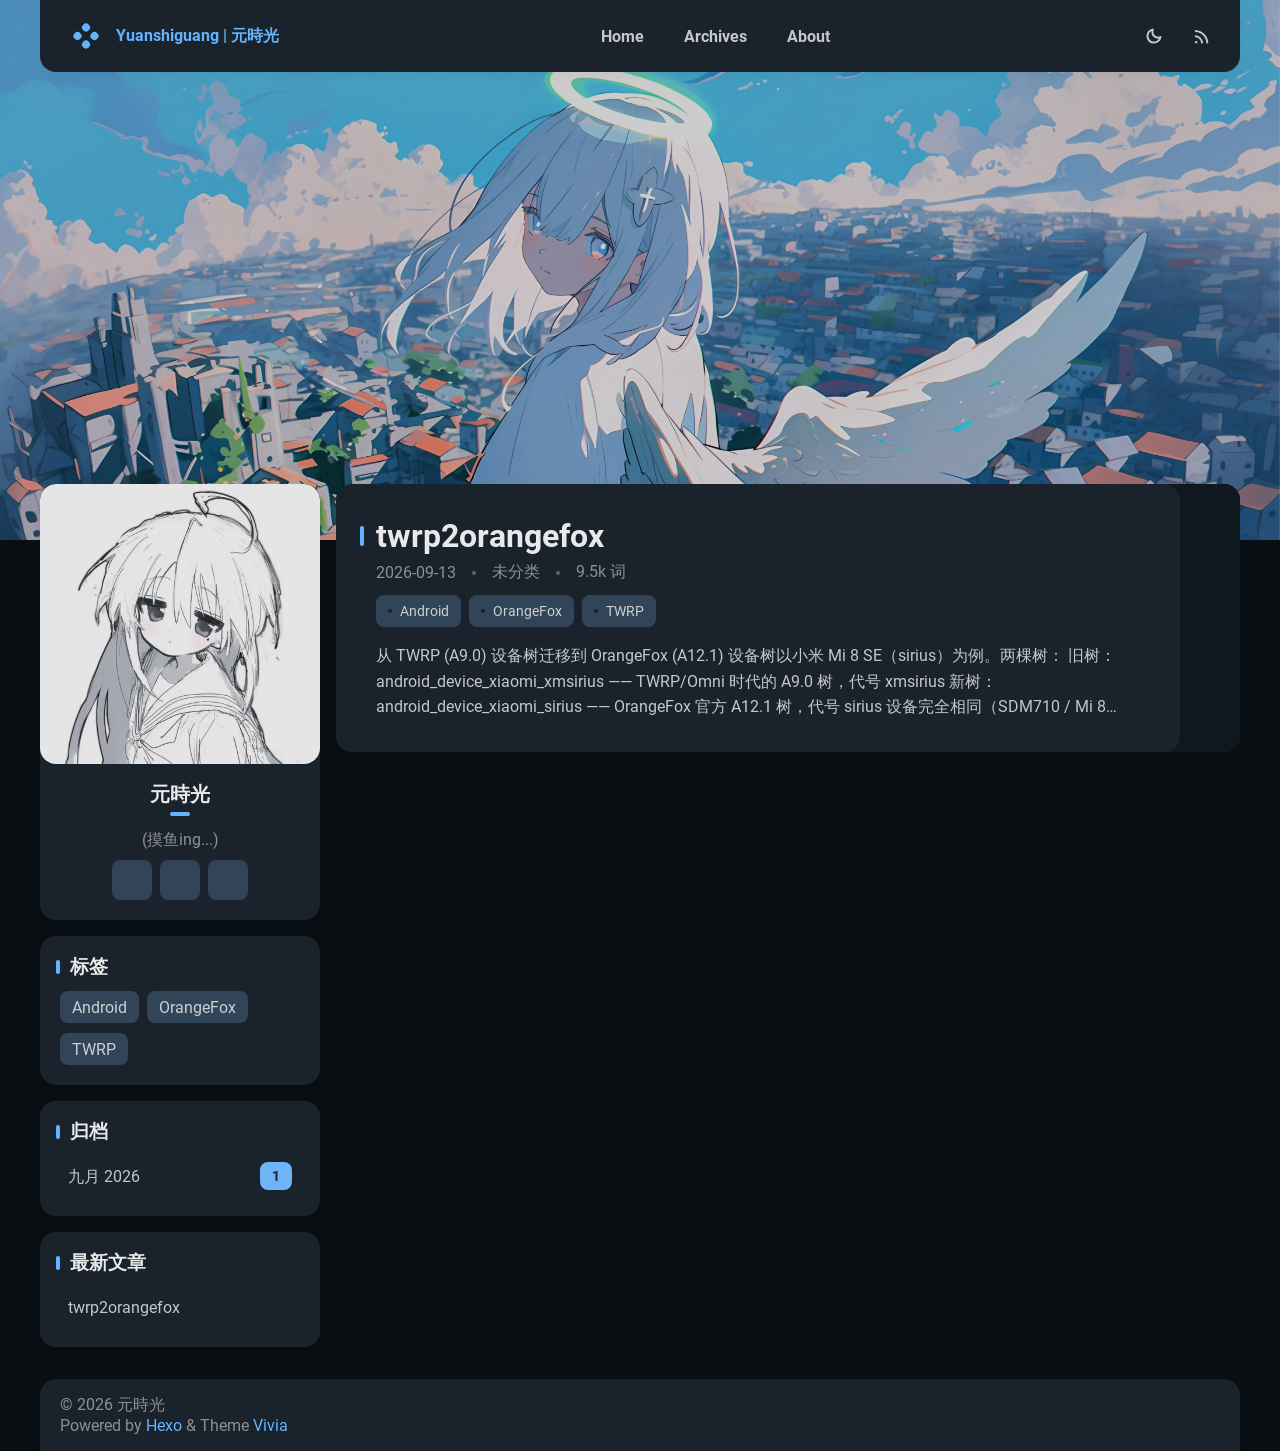
<file: index.html>
<!DOCTYPE html>


<html theme="dark" showBanner="true" hasBanner="true" > 
<link href="https://cdn.staticfile.org/font-awesome/6.4.2/css/fontawesome.min.css" rel="stylesheet">
<link href="https://cdn.staticfile.org/font-awesome/6.4.2/css/brands.min.css" rel="stylesheet">
<link href="https://cdn.staticfile.org/font-awesome/6.4.2/css/solid.min.css" rel="stylesheet">
<script src="/js/color.global.min.js" ></script>
<script src="/js/load-settings.js" ></script>
<head>
  <meta charset="utf-8">
  
  
  

  
  <title>Yuanshiguang | 元時光</title>
  <meta name="viewport" content="width=device-width, initial-scale=1, shrink-to-fit=no">

  <link rel="preload" href="/css/fonts/Roboto-Regular.ttf" as="font" type="font/ttf" crossorigin="anonymous">
  <link rel="preload" href="/css/fonts/Roboto-Bold.ttf" as="font" type="font/ttf" crossorigin="anonymous">

  <meta property="og:type" content="website">
<meta property="og:title" content="Yuanshiguang | 元時光">
<meta property="og:url" content="http://example.com/index.html">
<meta property="og:site_name" content="Yuanshiguang | 元時光">
<meta property="og:locale" content="zh_CN">
<meta property="article:author" content="元時光">
<meta name="twitter:card" content="summary">
  
    <link rel="alternate" href="/atom.xml" title="Yuanshiguang | 元時光" type="application/atom+xml">
  
  
    <link rel="shortcut icon" href="/favicon.png">
  
  
  
<link rel="stylesheet" href="/css/style.css">

<meta name="generator" content="Hexo 8.1.2"></head>

<body>
  
  
    
<div id="banner" class=" is_home ">
  <img src="/banner.jpg" itemprop="image">
  <div id="banner-dim"></div>
</div>
 
   
  <div id="main-grid" class="  ">
    <div id="nav" class=" is_home "  >
      <navbar id="navbar">
  <nav id="title-nav">
    <a href="/">
      <div id="vivia-logo">
        <div class="dot"></div>
        <div class="dot"></div>
        <div class="dot"></div>
        <div class="dot"></div>
      </div>
      <div>Yuanshiguang | 元時光 </div>
    </a>
  </nav>
  <nav id="main-nav">
    
      <a class="main-nav-link" href="/">Home</a>
    
      <a class="main-nav-link" href="/archives">Archives</a>
    
      <a class="main-nav-link" href="/about">About</a>
    
  </nav>
  <nav id="sub-nav">
    <a id="theme-btn" class="nav-icon">
      <span class="light-mode-icon"><svg xmlns="http://www.w3.org/2000/svg" height="20" viewBox="0 -960 960 960" width="20"><path d="M438.5-829.913v-48q0-17.452 11.963-29.476 11.964-12.024 29.326-12.024 17.363 0 29.537 12.024t12.174 29.476v48q0 17.452-11.963 29.476-11.964 12.024-29.326 12.024-17.363 0-29.537-12.024T438.5-829.913Zm0 747.826v-48q0-17.452 11.963-29.476 11.964-12.024 29.326-12.024 17.363 0 29.537 12.024t12.174 29.476v48q0 17.452-11.963 29.476-11.964 12.024-29.326 12.024-17.363 0-29.537-12.024T438.5-82.087ZM877.913-438.5h-48q-17.452 0-29.476-11.963-12.024-11.964-12.024-29.326 0-17.363 12.024-29.537t29.476-12.174h48q17.452 0 29.476 11.963 12.024 11.964 12.024 29.326 0 17.363-12.024 29.537T877.913-438.5Zm-747.826 0h-48q-17.452 0-29.476-11.963-12.024-11.964-12.024-29.326 0-17.363 12.024-29.537T82.087-521.5h48q17.452 0 29.476 11.963 12.024 11.964 12.024 29.326 0 17.363-12.024 29.537T130.087-438.5Zm660.174-290.87-34.239 32q-12.913 12.674-29.565 12.174-16.653-.5-29.327-13.174-12.674-12.673-12.554-28.826.12-16.152 12.794-28.826l33-35q12.913-12.674 30.454-12.674t30.163 12.847q12.709 12.846 12.328 30.826-.38 17.98-13.054 30.653ZM262.63-203.978l-32 34q-12.913 12.674-30.454 12.674t-30.163-12.847q-12.709-12.846-12.328-30.826.38-17.98 13.054-30.653l33.239-31q12.913-12.674 29.565-12.174 16.653.5 29.327 13.174 12.674 12.673 12.554 28.826-.12 16.152-12.794 28.826Zm466.74 33.239-32-33.239q-12.674-12.913-12.174-29.565.5-16.653 13.174-29.327 12.673-12.674 28.826-13.054 16.152-.38 28.826 12.294l35 33q12.674 12.913 12.674 30.454t-12.847 30.163q-12.846 12.709-30.826 12.328-17.98-.38-30.653-13.054ZM203.978-697.37l-34-33q-12.674-12.913-13.174-29.945-.5-17.033 12.174-29.707t31.326-13.293q18.653-.62 31.326 13.054l32 34.239q11.674 12.913 11.174 29.565-.5 16.653-13.174 29.327-12.673 12.674-28.826 12.554-16.152-.12-28.826-12.794ZM480-240q-100 0-170-70t-70-170q0-100 70-170t170-70q100 0 170 70t70 170q0 100-70 170t-170 70Zm-.247-82q65.703 0 111.475-46.272Q637-414.544 637-480.247t-45.525-111.228Q545.95-637 480.247-637t-111.475 45.525Q323-545.95 323-480.247t45.525 111.975Q414.05-322 479.753-322ZM481-481Z"/></svg></span>
      <span class="dark-mode-icon"><svg xmlns="http://www.w3.org/2000/svg" height="20" viewBox="0 -960 960 960" width="20"><path d="M480.239-116.413q-152.63 0-258.228-105.478Q116.413-327.37 116.413-480q0-130.935 77.739-227.435t206.304-125.043q43.022-9.631 63.87 10.869t3.478 62.805q-8.891 22.043-14.315 44.463-5.424 22.42-5.424 46.689 0 91.694 64.326 155.879 64.325 64.186 156.218 64.186 24.369 0 46.978-4.946 22.609-4.945 44.413-14.076 42.826-17.369 62.967 1.142 20.142 18.511 10.511 61.054Q807.174-280 712.63-198.206q-94.543 81.793-232.391 81.793Zm0-95q79.783 0 143.337-40.217 63.554-40.218 95.793-108.283-15.608 4.044-31.097 5.326-15.49 1.283-31.859.805-123.706-4.066-210.777-90.539-87.071-86.473-91.614-212.092-.24-16.369.923-31.978 1.164-15.609 5.446-30.978-67.826 32.478-108.282 96.152Q211.652-559.543 211.652-480q0 111.929 78.329 190.258 78.329 78.329 190.258 78.329ZM466.13-465.891Z"/></svg></span>
    </a>
    
      <a id="nav-rss-link" class="nav-icon mobile-hide" href="/atom.xml" title="RSS 订阅">
        <svg xmlns="http://www.w3.org/2000/svg" height="20" viewBox="0 -960 960 960" width="20"><path d="M198-120q-25.846 0-44.23-18.384-18.384-18.385-18.384-44.23 0-25.846 18.384-44.23 18.384-18.385 44.23-18.385 25.846 0 44.23 18.385 18.384 18.384 18.384 44.23 0 25.845-18.384 44.23Q223.846-120 198-120Zm538.385 0q-18.846 0-32.923-13.769-14.076-13.769-15.922-33.23-8.692-100.616-51.077-188.654-42.385-88.039-109.885-155.539-67.5-67.501-155.539-109.885Q283-663.462 182.385-672.154q-19.461-1.846-33.23-16.23-13.769-14.385-13.769-33.846t14.076-32.922q14.077-13.461 32.923-12.23 120.076 8.692 226.038 58.768 105.961 50.077 185.73 129.846 79.769 79.769 129.846 185.731 50.077 105.961 58.769 226.038 1.231 18.846-12.538 32.922Q756.461-120 736.385-120Zm-252 0q-18.231 0-32.423-13.461t-18.653-33.538Q418.155-264.23 348.886-333.5q-69.27-69.27-166.501-84.423-20.077-4.462-33.538-18.961-13.461-14.5-13.461-33.346 0-19.076 13.884-33.23 13.884-14.153 33.115-10.922 136.769 15.384 234.384 112.999 97.615 97.615 112.999 234.384 3.231 19.23-10.538 33.115Q505.461-120 484.385-120Z"/></svg>
      </a>
    
    <div id="nav-menu-btn" class="nav-icon">
      <svg xmlns="http://www.w3.org/2000/svg" height="20" viewBox="0 -960 960 960" width="20"><path d="M177.37-252.282q-17.453 0-29.477-11.964-12.024-11.963-12.024-29.326t12.024-29.537q12.024-12.174 29.477-12.174h605.26q17.453 0 29.477 11.964 12.024 11.963 12.024 29.326t-12.024 29.537q-12.024 12.174-29.477 12.174H177.37Zm0-186.218q-17.453 0-29.477-11.963-12.024-11.964-12.024-29.326 0-17.363 12.024-29.537T177.37-521.5h605.26q17.453 0 29.477 11.963 12.024 11.964 12.024 29.326 0 17.363-12.024 29.537T782.63-438.5H177.37Zm0-186.217q-17.453 0-29.477-11.964-12.024-11.963-12.024-29.326t12.024-29.537q12.024-12.174 29.477-12.174h605.26q17.453 0 29.477 11.964 12.024 11.963 12.024 29.326t-12.024 29.537q-12.024 12.174-29.477 12.174H177.37Z"/></svg>
    </div>
  </nav>
</navbar>
<div id="nav-dropdown" class="hidden">
  <div id="dropdown-link-list">
    
      <a class="nav-dropdown-link" href="/">Home</a>
    
      <a class="nav-dropdown-link" href="/archives">Archives</a>
    
      <a class="nav-dropdown-link" href="/about">About</a>
    
    
      <a class="nav-dropdown-link" href="/atom.xml" title="RSS 订阅">RSS</a>
     
    </div>
</div>
<script>
  let dropdownBtn = document.getElementById("nav-menu-btn");
  let dropdownEle = document.getElementById("nav-dropdown");
  dropdownBtn.onclick = function() {
    dropdownEle.classList.toggle("hidden");
  }
</script>
    </div>
    <div id="sidebar-wrapper">
      <sidebar id="sidebar">
  
    <div class="widget-wrap">
  <div class="info-card">
    <div class="avatar">
      
        <image src=/avatar.png></image>
      
      <div class="img-dim"></div>
    </div>
    <div class="info">
      <div class="username">元時光 </div>
      <div class="dot"></div>
      <div class="subtitle">(摸鱼ing...) </div>
      <div class="link-list">
        
          <a class="link-btn" target="_blank" rel="noopener" href="https://twitter.com/yuanshiguang" title="Twitter"><i class="fa-brands fa-twitter"></i></a>
        
          <a class="link-btn" href="mailto:385325061@qq.com" title="Email"><i class="fa-solid fa-at"></i></a>
        
          <a class="link-btn" target="_blank" rel="noopener" href="https://github.com/yuan-shiguang" title="GitHub"><i class="fa-brands fa-github"></i></a>
         
      </div>  
    </div>
  </div>
</div>

  
  <div class="sticky">
    
      



    
      
  <div class="widget-wrap">
    <div class="widget">
      <h3 class="widget-title">标签</h3>
      <ul class="widget-tag-list" itemprop="keywords"><li class="widget-tag-list-item"><a class="widget-tag-list-link" href="/tags/Android/" rel="tag">Android</a></li><li class="widget-tag-list-item"><a class="widget-tag-list-link" href="/tags/OrangeFox/" rel="tag">OrangeFox</a></li><li class="widget-tag-list-item"><a class="widget-tag-list-link" href="/tags/TWRP/" rel="tag">TWRP</a></li></ul>
    </div>
  </div>


    
      
  <div class="widget-wrap">
    <div class="widget">
      <h3 class="widget-title">归档</h3>
      
      
        <a class="archive-link" href="/archives/2026/09 ">
          九月 2026 
          <div class="archive-count">1 </div>
        </a>
      
    </div>
  </div>


    
      
  <div class="widget-wrap">
    <div class="widget">
      <h3 class="widget-title">最新文章</h3>
      <ul>
        
          <a class="recent-link" href="/2026/09/13/twrp2orangefox/" title="twrp2orangefox" >
            <div class="recent-link-text">
              twrp2orangefox
            </div>
          </a>
        
      </ul>
    </div>
  </div>

    
  </div>
</sidebar>
    </div>
    <div id="content-body">
      
   


<article id="post-twrp2orangefox" class="h-entry article article-type-post" itemprop="blogPost" itemscope itemtype="https://schema.org/BlogPosting">
   
  <div class="article-inner">
    <div class="article-main">
      <header class="article-header">
        
<div class="main-title-bar">
  <div class="main-title-dot"></div>
  
    
      <h1 itemprop="name">
        <a class="p-name article-title" href="/2026/09/13/twrp2orangefox/">twrp2orangefox</a>
      </h1>
    
  
</div>

        <div class='meta-info-bar'>
          <div class="meta-info">
  <time class="dt-published" datetime="2026-09-13T14:36:31.000Z" itemprop="datePublished">2026-09-13</time>
</div>
          <div class="need-seperator meta-info">
            <div class="meta-cate-flex">
  
    未分类 
   
</div>
  
          </div>
          <div class="wordcount need-seperator meta-info">
            9.5k 词 
          </div>
        </div>
        
  <ul class="article-tag-list" itemprop="keywords"><li class="article-tag-list-item"><a class="article-tag-list-link" href="/tags/Android/" rel="tag">Android</a></li><li class="article-tag-list-item"><a class="article-tag-list-link" href="/tags/OrangeFox/" rel="tag">OrangeFox</a></li><li class="article-tag-list-item"><a class="article-tag-list-link" href="/tags/TWRP/" rel="tag">TWRP</a></li></ul>

      </header>
      <div class="e-content article-entry" itemprop="articleBody">
        
          <div class="truncate-text">
            
              从 TWRP (A9.0) 设备树迁移到 OrangeFox (A12.1) 设备树以小米 Mi 8 SE（sirius）为例。两棵树：

旧树：android_device_xiaomi_xmsirius —— TWRP&#x2F;Omni 时代的 A9.0 树，代号 xmsirius
新树：android_device_xiaomi_sirius —— OrangeFox 官方 A12.1 树，代号 sirius

设备完全相同（SDM710 &#x2F; Mi 8 SE），差异全部来自 Android 版本演进（A9 → A12） 和 Recovery 框架演进（旧 TWRP → OrangeFox）。下面按文件逐个讲解怎么改。

一、总览：目录结构对比12345678910111213141516171819202122232425旧树 (A9.0 / TWRP)                    新树 (A12.1 / OrangeFox)android_device_xiaomi_xmsirius/       android_device_xiaomi_siri...
            
          </div>
        
      </div>

         
    </div>
    
     
    <a class="right-panel  non-pic  "
      
      href="/2026/09/13/twrp2orangefox/" 
    >
       
      <i class="fa-solid fa-angle-right non-pic"></i>
       
    </a>
     
  </div>
  
</article>









    </div>
    <div id="footer-wrapper">
      <footer id="footer">
  
  <div id="footer-info" class="inner">
    
    &copy; 2026 元時光<br>
    Powered by <a href="https://hexo.io/" target="_blank">Hexo</a> & Theme <a target="_blank" rel="noopener" href="https://github.com/saicaca/hexo-theme-vivia">Vivia</a>
  </div>
</footer>

    </div>
    <div class="back-to-top-wrapper">
    <button id="back-to-top-btn" class="back-to-top-btn hide" onclick="topFunction()">
        <i class="fa-solid fa-angle-up"></i>
    </button>
</div>

<script>
    function topFunction() {
        window.scroll({ top: 0, behavior: 'smooth' });
    }
    let btn = document.getElementById('back-to-top-btn');
    function scrollFunction() {
        if (document.body.scrollTop > 600 || document.documentElement.scrollTop > 600) {
            btn.classList.remove('hide')
        } else {
            btn.classList.add('hide')
        }
    }
    window.onscroll = function() {
        scrollFunction();
    }
</script>

  </div>
  <script src="/js/light-dark-switch.js"></script>
</body>
</html>
</file>
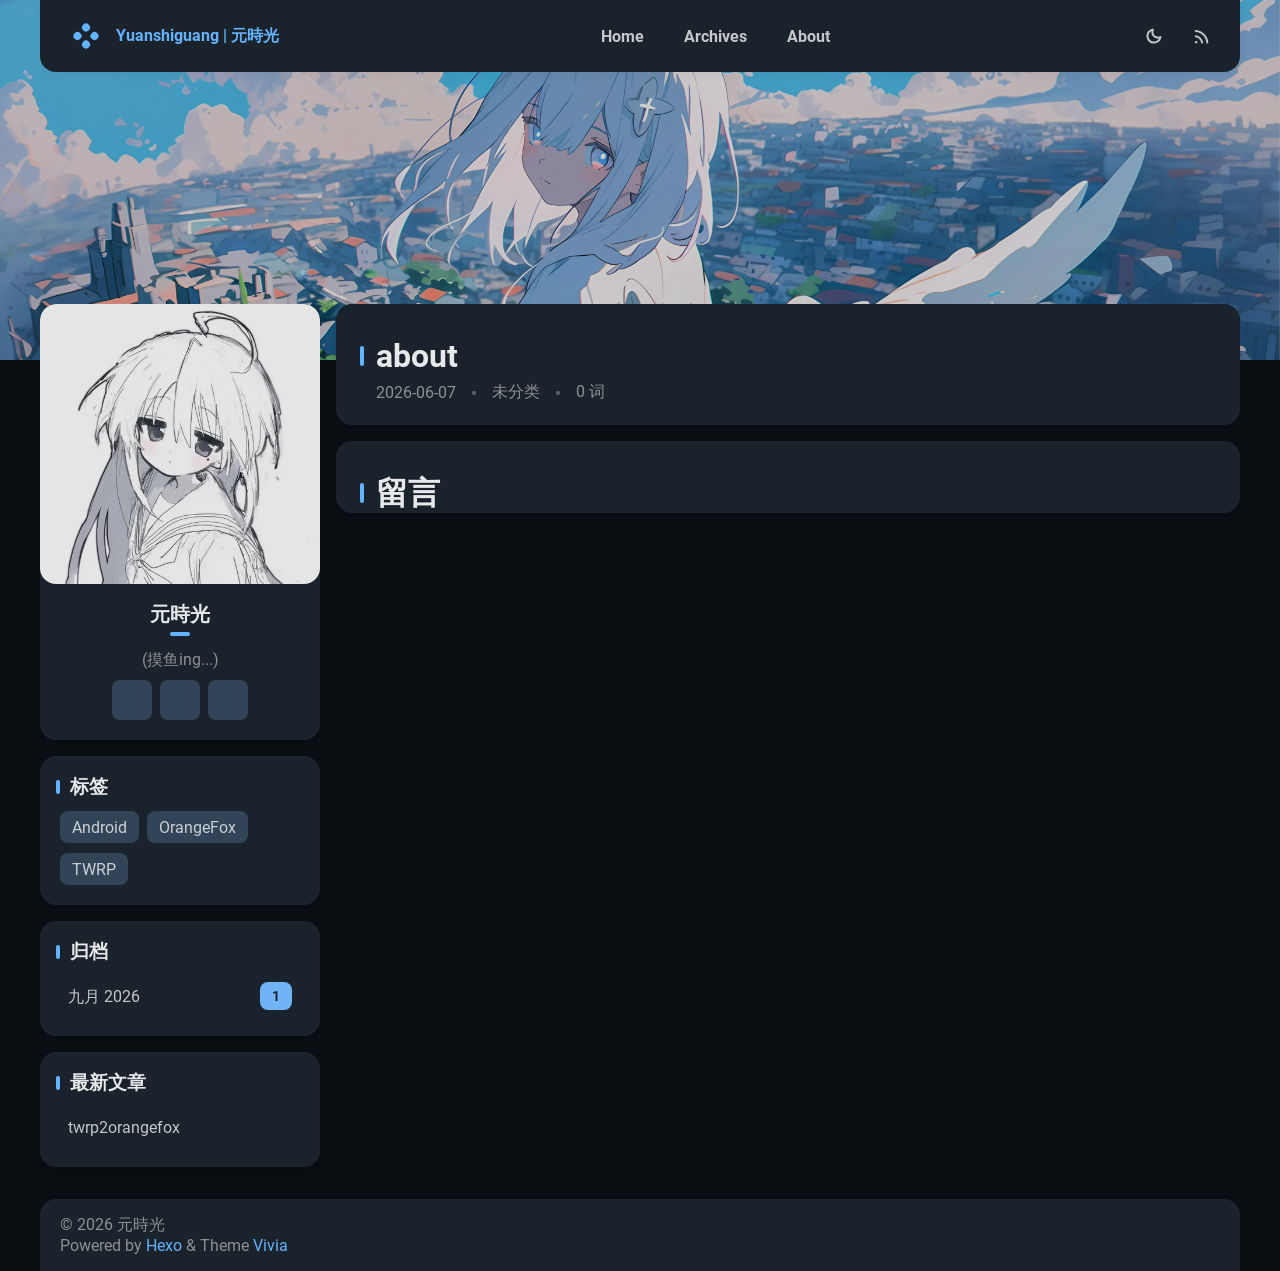
<file: about/index.html>
<!DOCTYPE html>


<html theme="dark" showBanner="true" hasBanner="true" > 
<link href="https://cdn.staticfile.org/font-awesome/6.4.2/css/fontawesome.min.css" rel="stylesheet">
<link href="https://cdn.staticfile.org/font-awesome/6.4.2/css/brands.min.css" rel="stylesheet">
<link href="https://cdn.staticfile.org/font-awesome/6.4.2/css/solid.min.css" rel="stylesheet">
<script src="/js/color.global.min.js" ></script>
<script src="/js/load-settings.js" ></script>
<head>
  <meta charset="utf-8">
  
  
  

  
  <title>about | Yuanshiguang | 元時光</title>
  <meta name="viewport" content="width=device-width, initial-scale=1, shrink-to-fit=no">

  <link rel="preload" href="/css/fonts/Roboto-Regular.ttf" as="font" type="font/ttf" crossorigin="anonymous">
  <link rel="preload" href="/css/fonts/Roboto-Bold.ttf" as="font" type="font/ttf" crossorigin="anonymous">

  <meta property="og:type" content="website">
<meta property="og:title" content="about">
<meta property="og:url" content="http://example.com/about/index.html">
<meta property="og:site_name" content="Yuanshiguang | 元時光">
<meta property="og:locale" content="zh_CN">
<meta property="article:published_time" content="2026-06-07T13:58:44.000Z">
<meta property="article:modified_time" content="2026-06-07T13:58:45.006Z">
<meta property="article:author" content="元時光">
<meta name="twitter:card" content="summary">
  
    <link rel="alternate" href="/atom.xml" title="Yuanshiguang | 元時光" type="application/atom+xml">
  
  
    <link rel="shortcut icon" href="/favicon.png">
  
  
  
<link rel="stylesheet" href="/css/style.css">

<meta name="generator" content="Hexo 8.1.2"></head>

<body>
  
  
    
<div id="banner" class="">
  <img src="/banner.jpg" itemprop="image">
  <div id="banner-dim"></div>
</div>
 
   
  <div id="main-grid" class="  ">
    <div id="nav" class=""  >
      <navbar id="navbar">
  <nav id="title-nav">
    <a href="/">
      <div id="vivia-logo">
        <div class="dot"></div>
        <div class="dot"></div>
        <div class="dot"></div>
        <div class="dot"></div>
      </div>
      <div>Yuanshiguang | 元時光 </div>
    </a>
  </nav>
  <nav id="main-nav">
    
      <a class="main-nav-link" href="/">Home</a>
    
      <a class="main-nav-link" href="/archives">Archives</a>
    
      <a class="main-nav-link" href="/about">About</a>
    
  </nav>
  <nav id="sub-nav">
    <a id="theme-btn" class="nav-icon">
      <span class="light-mode-icon"><svg xmlns="http://www.w3.org/2000/svg" height="20" viewBox="0 -960 960 960" width="20"><path d="M438.5-829.913v-48q0-17.452 11.963-29.476 11.964-12.024 29.326-12.024 17.363 0 29.537 12.024t12.174 29.476v48q0 17.452-11.963 29.476-11.964 12.024-29.326 12.024-17.363 0-29.537-12.024T438.5-829.913Zm0 747.826v-48q0-17.452 11.963-29.476 11.964-12.024 29.326-12.024 17.363 0 29.537 12.024t12.174 29.476v48q0 17.452-11.963 29.476-11.964 12.024-29.326 12.024-17.363 0-29.537-12.024T438.5-82.087ZM877.913-438.5h-48q-17.452 0-29.476-11.963-12.024-11.964-12.024-29.326 0-17.363 12.024-29.537t29.476-12.174h48q17.452 0 29.476 11.963 12.024 11.964 12.024 29.326 0 17.363-12.024 29.537T877.913-438.5Zm-747.826 0h-48q-17.452 0-29.476-11.963-12.024-11.964-12.024-29.326 0-17.363 12.024-29.537T82.087-521.5h48q17.452 0 29.476 11.963 12.024 11.964 12.024 29.326 0 17.363-12.024 29.537T130.087-438.5Zm660.174-290.87-34.239 32q-12.913 12.674-29.565 12.174-16.653-.5-29.327-13.174-12.674-12.673-12.554-28.826.12-16.152 12.794-28.826l33-35q12.913-12.674 30.454-12.674t30.163 12.847q12.709 12.846 12.328 30.826-.38 17.98-13.054 30.653ZM262.63-203.978l-32 34q-12.913 12.674-30.454 12.674t-30.163-12.847q-12.709-12.846-12.328-30.826.38-17.98 13.054-30.653l33.239-31q12.913-12.674 29.565-12.174 16.653.5 29.327 13.174 12.674 12.673 12.554 28.826-.12 16.152-12.794 28.826Zm466.74 33.239-32-33.239q-12.674-12.913-12.174-29.565.5-16.653 13.174-29.327 12.673-12.674 28.826-13.054 16.152-.38 28.826 12.294l35 33q12.674 12.913 12.674 30.454t-12.847 30.163q-12.846 12.709-30.826 12.328-17.98-.38-30.653-13.054ZM203.978-697.37l-34-33q-12.674-12.913-13.174-29.945-.5-17.033 12.174-29.707t31.326-13.293q18.653-.62 31.326 13.054l32 34.239q11.674 12.913 11.174 29.565-.5 16.653-13.174 29.327-12.673 12.674-28.826 12.554-16.152-.12-28.826-12.794ZM480-240q-100 0-170-70t-70-170q0-100 70-170t170-70q100 0 170 70t70 170q0 100-70 170t-170 70Zm-.247-82q65.703 0 111.475-46.272Q637-414.544 637-480.247t-45.525-111.228Q545.95-637 480.247-637t-111.475 45.525Q323-545.95 323-480.247t45.525 111.975Q414.05-322 479.753-322ZM481-481Z"/></svg></span>
      <span class="dark-mode-icon"><svg xmlns="http://www.w3.org/2000/svg" height="20" viewBox="0 -960 960 960" width="20"><path d="M480.239-116.413q-152.63 0-258.228-105.478Q116.413-327.37 116.413-480q0-130.935 77.739-227.435t206.304-125.043q43.022-9.631 63.87 10.869t3.478 62.805q-8.891 22.043-14.315 44.463-5.424 22.42-5.424 46.689 0 91.694 64.326 155.879 64.325 64.186 156.218 64.186 24.369 0 46.978-4.946 22.609-4.945 44.413-14.076 42.826-17.369 62.967 1.142 20.142 18.511 10.511 61.054Q807.174-280 712.63-198.206q-94.543 81.793-232.391 81.793Zm0-95q79.783 0 143.337-40.217 63.554-40.218 95.793-108.283-15.608 4.044-31.097 5.326-15.49 1.283-31.859.805-123.706-4.066-210.777-90.539-87.071-86.473-91.614-212.092-.24-16.369.923-31.978 1.164-15.609 5.446-30.978-67.826 32.478-108.282 96.152Q211.652-559.543 211.652-480q0 111.929 78.329 190.258 78.329 78.329 190.258 78.329ZM466.13-465.891Z"/></svg></span>
    </a>
    
      <a id="nav-rss-link" class="nav-icon mobile-hide" href="/atom.xml" title="RSS 订阅">
        <svg xmlns="http://www.w3.org/2000/svg" height="20" viewBox="0 -960 960 960" width="20"><path d="M198-120q-25.846 0-44.23-18.384-18.384-18.385-18.384-44.23 0-25.846 18.384-44.23 18.384-18.385 44.23-18.385 25.846 0 44.23 18.385 18.384 18.384 18.384 44.23 0 25.845-18.384 44.23Q223.846-120 198-120Zm538.385 0q-18.846 0-32.923-13.769-14.076-13.769-15.922-33.23-8.692-100.616-51.077-188.654-42.385-88.039-109.885-155.539-67.5-67.501-155.539-109.885Q283-663.462 182.385-672.154q-19.461-1.846-33.23-16.23-13.769-14.385-13.769-33.846t14.076-32.922q14.077-13.461 32.923-12.23 120.076 8.692 226.038 58.768 105.961 50.077 185.73 129.846 79.769 79.769 129.846 185.731 50.077 105.961 58.769 226.038 1.231 18.846-12.538 32.922Q756.461-120 736.385-120Zm-252 0q-18.231 0-32.423-13.461t-18.653-33.538Q418.155-264.23 348.886-333.5q-69.27-69.27-166.501-84.423-20.077-4.462-33.538-18.961-13.461-14.5-13.461-33.346 0-19.076 13.884-33.23 13.884-14.153 33.115-10.922 136.769 15.384 234.384 112.999 97.615 97.615 112.999 234.384 3.231 19.23-10.538 33.115Q505.461-120 484.385-120Z"/></svg>
      </a>
    
    <div id="nav-menu-btn" class="nav-icon">
      <svg xmlns="http://www.w3.org/2000/svg" height="20" viewBox="0 -960 960 960" width="20"><path d="M177.37-252.282q-17.453 0-29.477-11.964-12.024-11.963-12.024-29.326t12.024-29.537q12.024-12.174 29.477-12.174h605.26q17.453 0 29.477 11.964 12.024 11.963 12.024 29.326t-12.024 29.537q-12.024 12.174-29.477 12.174H177.37Zm0-186.218q-17.453 0-29.477-11.963-12.024-11.964-12.024-29.326 0-17.363 12.024-29.537T177.37-521.5h605.26q17.453 0 29.477 11.963 12.024 11.964 12.024 29.326 0 17.363-12.024 29.537T782.63-438.5H177.37Zm0-186.217q-17.453 0-29.477-11.964-12.024-11.963-12.024-29.326t12.024-29.537q12.024-12.174 29.477-12.174h605.26q17.453 0 29.477 11.964 12.024 11.963 12.024 29.326t-12.024 29.537q-12.024 12.174-29.477 12.174H177.37Z"/></svg>
    </div>
  </nav>
</navbar>
<div id="nav-dropdown" class="hidden">
  <div id="dropdown-link-list">
    
      <a class="nav-dropdown-link" href="/">Home</a>
    
      <a class="nav-dropdown-link" href="/archives">Archives</a>
    
      <a class="nav-dropdown-link" href="/about">About</a>
    
    
      <a class="nav-dropdown-link" href="/atom.xml" title="RSS 订阅">RSS</a>
     
    </div>
</div>
<script>
  let dropdownBtn = document.getElementById("nav-menu-btn");
  let dropdownEle = document.getElementById("nav-dropdown");
  dropdownBtn.onclick = function() {
    dropdownEle.classList.toggle("hidden");
  }
</script>
    </div>
    <div id="sidebar-wrapper">
      <sidebar id="sidebar">
  
    <div class="widget-wrap">
  <div class="info-card">
    <div class="avatar">
      
        <image src=/avatar.png></image>
      
      <div class="img-dim"></div>
    </div>
    <div class="info">
      <div class="username">元時光 </div>
      <div class="dot"></div>
      <div class="subtitle">(摸鱼ing...) </div>
      <div class="link-list">
        
          <a class="link-btn" target="_blank" rel="noopener" href="https://twitter.com/yuanshiguang" title="Twitter"><i class="fa-brands fa-twitter"></i></a>
        
          <a class="link-btn" href="mailto:385325061@qq.com" title="Email"><i class="fa-solid fa-at"></i></a>
        
          <a class="link-btn" target="_blank" rel="noopener" href="https://github.com/yuan-shiguang" title="GitHub"><i class="fa-brands fa-github"></i></a>
         
      </div>  
    </div>
  </div>
</div>

  
  <div class="sticky">
    
      



    
      
  <div class="widget-wrap">
    <div class="widget">
      <h3 class="widget-title">标签</h3>
      <ul class="widget-tag-list" itemprop="keywords"><li class="widget-tag-list-item"><a class="widget-tag-list-link" href="/tags/Android/" rel="tag">Android</a></li><li class="widget-tag-list-item"><a class="widget-tag-list-link" href="/tags/OrangeFox/" rel="tag">OrangeFox</a></li><li class="widget-tag-list-item"><a class="widget-tag-list-link" href="/tags/TWRP/" rel="tag">TWRP</a></li></ul>
    </div>
  </div>


    
      
  <div class="widget-wrap">
    <div class="widget">
      <h3 class="widget-title">归档</h3>
      
      
        <a class="archive-link" href="/archives/2026/09 ">
          九月 2026 
          <div class="archive-count">1 </div>
        </a>
      
    </div>
  </div>


    
      
  <div class="widget-wrap">
    <div class="widget">
      <h3 class="widget-title">最新文章</h3>
      <ul>
        
          <a class="recent-link" href="/2026/09/13/twrp2orangefox/" title="twrp2orangefox" >
            <div class="recent-link-text">
              twrp2orangefox
            </div>
          </a>
        
      </ul>
    </div>
  </div>

    
  </div>
</sidebar>
    </div>
    <div id="content-body">
       


<article id="page-" class="h-entry article article-type-page" itemprop="blogPost" itemscope itemtype="https://schema.org/BlogPosting">
   
  <div class="article-inner">
    <div class="article-main">
      <header class="article-header">
        
<div class="main-title-bar">
  <div class="main-title-dot"></div>
  
    
      <h1 class="p-name article-title" itemprop="headline name">
        about
      </h1>
    
  
</div>

        <div class='meta-info-bar'>
          <div class="meta-info">
  <time class="dt-published" datetime="2026-06-07T13:58:44.000Z" itemprop="datePublished">2026-06-07</time>
</div>
          <div class="need-seperator meta-info">
            <div class="meta-cate-flex">
  
    未分类 
   
</div>
  
          </div>
          <div class="wordcount need-seperator meta-info">
            0 词 
          </div>
        </div>
        
      </header>
      <div class="e-content article-entry" itemprop="articleBody">
        
          
        
      </div>

         
    </div>
    
     
  </div>
  
    

  
</article>




  <script src="https://cdn.staticfile.org/twikoo/1.6.26/twikoo.all.min.js"></script>
  <div id="comment-card" class="comment-card">
    <div class="main-title-bar">
      <div class="main-title-dot"></div>
      <div class="main-title">留言 </div>
    </div>
    <div id="tcomment"></div>
  </div>
  <script>
      twikoo.init({
          envId: 'https://twikoo-murex-nine.vercel.app/',
          el: '#tcomment',
          region: '',
          path: 'location.pathname',
          lang: 'zh_CN',
      })
  </script>
  


    </div>
    <div id="footer-wrapper">
      <footer id="footer">
  
  <div id="footer-info" class="inner">
    
    &copy; 2026 元時光<br>
    Powered by <a href="https://hexo.io/" target="_blank">Hexo</a> & Theme <a target="_blank" rel="noopener" href="https://github.com/saicaca/hexo-theme-vivia">Vivia</a>
  </div>
</footer>

    </div>
    <div class="back-to-top-wrapper">
    <button id="back-to-top-btn" class="back-to-top-btn hide" onclick="topFunction()">
        <i class="fa-solid fa-angle-up"></i>
    </button>
</div>

<script>
    function topFunction() {
        window.scroll({ top: 0, behavior: 'smooth' });
    }
    let btn = document.getElementById('back-to-top-btn');
    function scrollFunction() {
        if (document.body.scrollTop > 600 || document.documentElement.scrollTop > 600) {
            btn.classList.remove('hide')
        } else {
            btn.classList.add('hide')
        }
    }
    window.onscroll = function() {
        scrollFunction();
    }
</script>

  </div>
  <script src="/js/light-dark-switch.js"></script>
</body>
</html>
</file>
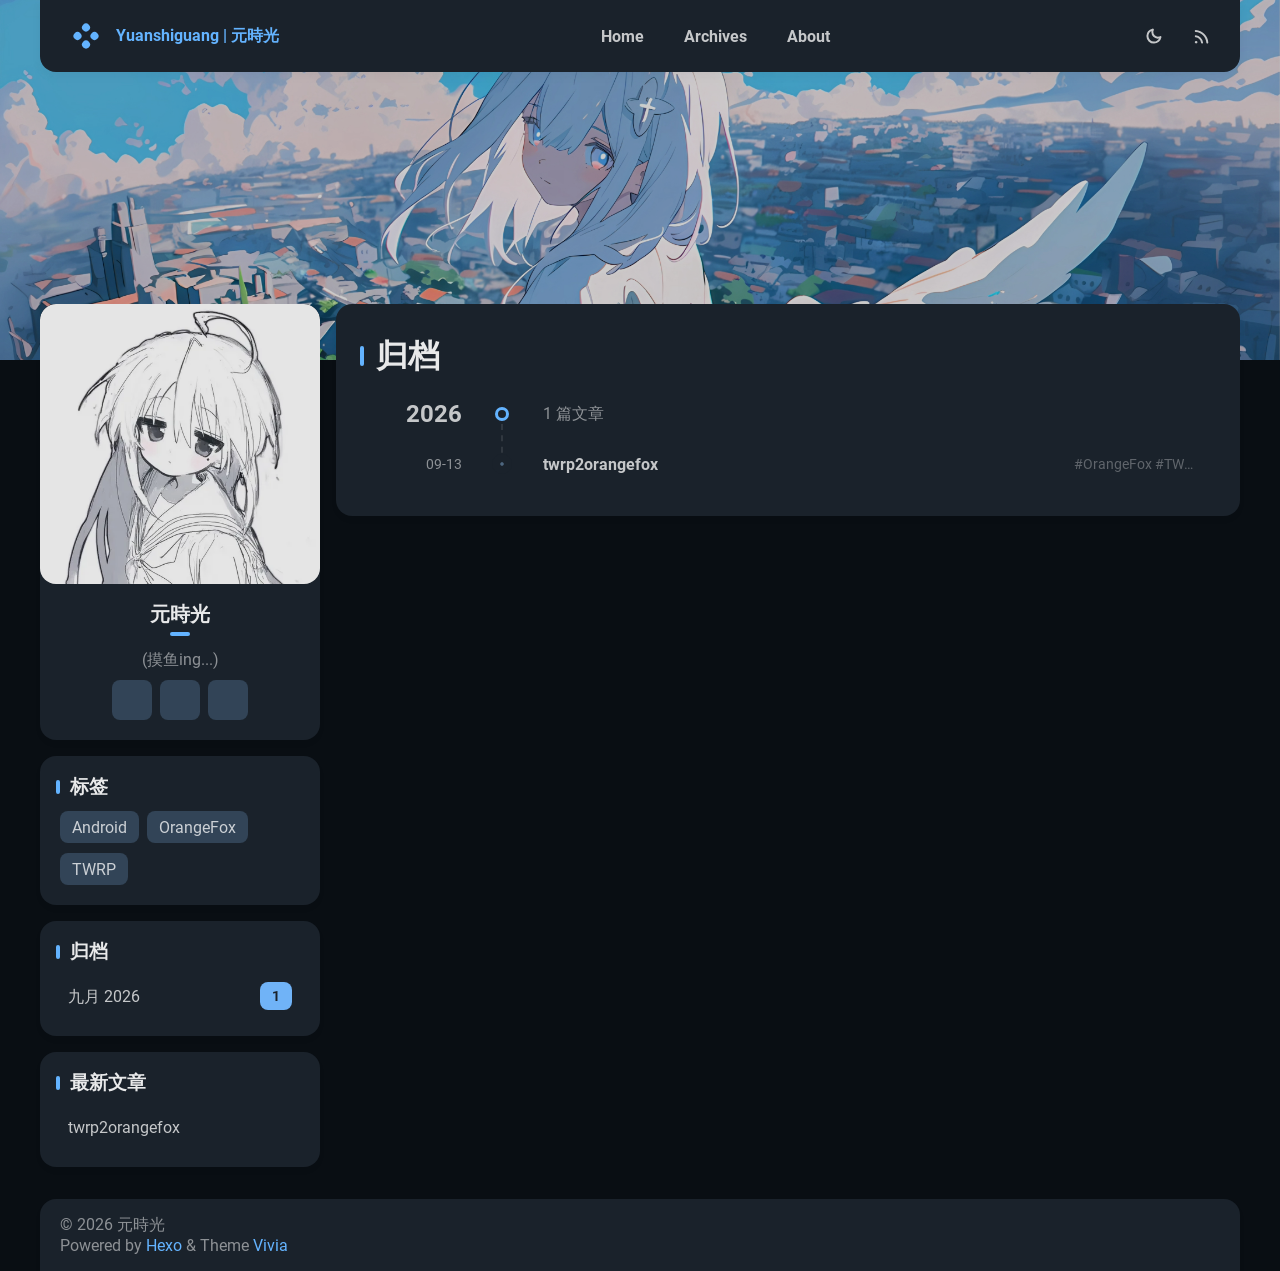
<file: archives/index.html>
<!DOCTYPE html>


<html theme="dark" showBanner="true" hasBanner="true" > 
<link href="https://cdn.staticfile.org/font-awesome/6.4.2/css/fontawesome.min.css" rel="stylesheet">
<link href="https://cdn.staticfile.org/font-awesome/6.4.2/css/brands.min.css" rel="stylesheet">
<link href="https://cdn.staticfile.org/font-awesome/6.4.2/css/solid.min.css" rel="stylesheet">
<script src="/js/color.global.min.js" ></script>
<script src="/js/load-settings.js" ></script>
<head>
  <meta charset="utf-8">
  
  
  

  
  <title>归档 | Yuanshiguang | 元時光</title>
  <meta name="viewport" content="width=device-width, initial-scale=1, shrink-to-fit=no">

  <link rel="preload" href="/css/fonts/Roboto-Regular.ttf" as="font" type="font/ttf" crossorigin="anonymous">
  <link rel="preload" href="/css/fonts/Roboto-Bold.ttf" as="font" type="font/ttf" crossorigin="anonymous">

  <meta property="og:type" content="website">
<meta property="og:title" content="Yuanshiguang | 元時光">
<meta property="og:url" content="http://example.com/archives/index.html">
<meta property="og:site_name" content="Yuanshiguang | 元時光">
<meta property="og:locale" content="zh_CN">
<meta property="article:author" content="元時光">
<meta name="twitter:card" content="summary">
  
    <link rel="alternate" href="/atom.xml" title="Yuanshiguang | 元時光" type="application/atom+xml">
  
  
    <link rel="shortcut icon" href="/favicon.png">
  
  
  
<link rel="stylesheet" href="/css/style.css">

<meta name="generator" content="Hexo 8.1.2"></head>

<body>
  
  
    
<div id="banner" class="">
  <img src="/banner.jpg" itemprop="image">
  <div id="banner-dim"></div>
</div>
 
   
  <div id="main-grid" class="  ">
    <div id="nav" class=""  >
      <navbar id="navbar">
  <nav id="title-nav">
    <a href="/">
      <div id="vivia-logo">
        <div class="dot"></div>
        <div class="dot"></div>
        <div class="dot"></div>
        <div class="dot"></div>
      </div>
      <div>Yuanshiguang | 元時光 </div>
    </a>
  </nav>
  <nav id="main-nav">
    
      <a class="main-nav-link" href="/">Home</a>
    
      <a class="main-nav-link" href="/archives">Archives</a>
    
      <a class="main-nav-link" href="/about">About</a>
    
  </nav>
  <nav id="sub-nav">
    <a id="theme-btn" class="nav-icon">
      <span class="light-mode-icon"><svg xmlns="http://www.w3.org/2000/svg" height="20" viewBox="0 -960 960 960" width="20"><path d="M438.5-829.913v-48q0-17.452 11.963-29.476 11.964-12.024 29.326-12.024 17.363 0 29.537 12.024t12.174 29.476v48q0 17.452-11.963 29.476-11.964 12.024-29.326 12.024-17.363 0-29.537-12.024T438.5-829.913Zm0 747.826v-48q0-17.452 11.963-29.476 11.964-12.024 29.326-12.024 17.363 0 29.537 12.024t12.174 29.476v48q0 17.452-11.963 29.476-11.964 12.024-29.326 12.024-17.363 0-29.537-12.024T438.5-82.087ZM877.913-438.5h-48q-17.452 0-29.476-11.963-12.024-11.964-12.024-29.326 0-17.363 12.024-29.537t29.476-12.174h48q17.452 0 29.476 11.963 12.024 11.964 12.024 29.326 0 17.363-12.024 29.537T877.913-438.5Zm-747.826 0h-48q-17.452 0-29.476-11.963-12.024-11.964-12.024-29.326 0-17.363 12.024-29.537T82.087-521.5h48q17.452 0 29.476 11.963 12.024 11.964 12.024 29.326 0 17.363-12.024 29.537T130.087-438.5Zm660.174-290.87-34.239 32q-12.913 12.674-29.565 12.174-16.653-.5-29.327-13.174-12.674-12.673-12.554-28.826.12-16.152 12.794-28.826l33-35q12.913-12.674 30.454-12.674t30.163 12.847q12.709 12.846 12.328 30.826-.38 17.98-13.054 30.653ZM262.63-203.978l-32 34q-12.913 12.674-30.454 12.674t-30.163-12.847q-12.709-12.846-12.328-30.826.38-17.98 13.054-30.653l33.239-31q12.913-12.674 29.565-12.174 16.653.5 29.327 13.174 12.674 12.673 12.554 28.826-.12 16.152-12.794 28.826Zm466.74 33.239-32-33.239q-12.674-12.913-12.174-29.565.5-16.653 13.174-29.327 12.673-12.674 28.826-13.054 16.152-.38 28.826 12.294l35 33q12.674 12.913 12.674 30.454t-12.847 30.163q-12.846 12.709-30.826 12.328-17.98-.38-30.653-13.054ZM203.978-697.37l-34-33q-12.674-12.913-13.174-29.945-.5-17.033 12.174-29.707t31.326-13.293q18.653-.62 31.326 13.054l32 34.239q11.674 12.913 11.174 29.565-.5 16.653-13.174 29.327-12.673 12.674-28.826 12.554-16.152-.12-28.826-12.794ZM480-240q-100 0-170-70t-70-170q0-100 70-170t170-70q100 0 170 70t70 170q0 100-70 170t-170 70Zm-.247-82q65.703 0 111.475-46.272Q637-414.544 637-480.247t-45.525-111.228Q545.95-637 480.247-637t-111.475 45.525Q323-545.95 323-480.247t45.525 111.975Q414.05-322 479.753-322ZM481-481Z"/></svg></span>
      <span class="dark-mode-icon"><svg xmlns="http://www.w3.org/2000/svg" height="20" viewBox="0 -960 960 960" width="20"><path d="M480.239-116.413q-152.63 0-258.228-105.478Q116.413-327.37 116.413-480q0-130.935 77.739-227.435t206.304-125.043q43.022-9.631 63.87 10.869t3.478 62.805q-8.891 22.043-14.315 44.463-5.424 22.42-5.424 46.689 0 91.694 64.326 155.879 64.325 64.186 156.218 64.186 24.369 0 46.978-4.946 22.609-4.945 44.413-14.076 42.826-17.369 62.967 1.142 20.142 18.511 10.511 61.054Q807.174-280 712.63-198.206q-94.543 81.793-232.391 81.793Zm0-95q79.783 0 143.337-40.217 63.554-40.218 95.793-108.283-15.608 4.044-31.097 5.326-15.49 1.283-31.859.805-123.706-4.066-210.777-90.539-87.071-86.473-91.614-212.092-.24-16.369.923-31.978 1.164-15.609 5.446-30.978-67.826 32.478-108.282 96.152Q211.652-559.543 211.652-480q0 111.929 78.329 190.258 78.329 78.329 190.258 78.329ZM466.13-465.891Z"/></svg></span>
    </a>
    
      <a id="nav-rss-link" class="nav-icon mobile-hide" href="/atom.xml" title="RSS 订阅">
        <svg xmlns="http://www.w3.org/2000/svg" height="20" viewBox="0 -960 960 960" width="20"><path d="M198-120q-25.846 0-44.23-18.384-18.384-18.385-18.384-44.23 0-25.846 18.384-44.23 18.384-18.385 44.23-18.385 25.846 0 44.23 18.385 18.384 18.384 18.384 44.23 0 25.845-18.384 44.23Q223.846-120 198-120Zm538.385 0q-18.846 0-32.923-13.769-14.076-13.769-15.922-33.23-8.692-100.616-51.077-188.654-42.385-88.039-109.885-155.539-67.5-67.501-155.539-109.885Q283-663.462 182.385-672.154q-19.461-1.846-33.23-16.23-13.769-14.385-13.769-33.846t14.076-32.922q14.077-13.461 32.923-12.23 120.076 8.692 226.038 58.768 105.961 50.077 185.73 129.846 79.769 79.769 129.846 185.731 50.077 105.961 58.769 226.038 1.231 18.846-12.538 32.922Q756.461-120 736.385-120Zm-252 0q-18.231 0-32.423-13.461t-18.653-33.538Q418.155-264.23 348.886-333.5q-69.27-69.27-166.501-84.423-20.077-4.462-33.538-18.961-13.461-14.5-13.461-33.346 0-19.076 13.884-33.23 13.884-14.153 33.115-10.922 136.769 15.384 234.384 112.999 97.615 97.615 112.999 234.384 3.231 19.23-10.538 33.115Q505.461-120 484.385-120Z"/></svg>
      </a>
    
    <div id="nav-menu-btn" class="nav-icon">
      <svg xmlns="http://www.w3.org/2000/svg" height="20" viewBox="0 -960 960 960" width="20"><path d="M177.37-252.282q-17.453 0-29.477-11.964-12.024-11.963-12.024-29.326t12.024-29.537q12.024-12.174 29.477-12.174h605.26q17.453 0 29.477 11.964 12.024 11.963 12.024 29.326t-12.024 29.537q-12.024 12.174-29.477 12.174H177.37Zm0-186.218q-17.453 0-29.477-11.963-12.024-11.964-12.024-29.326 0-17.363 12.024-29.537T177.37-521.5h605.26q17.453 0 29.477 11.963 12.024 11.964 12.024 29.326 0 17.363-12.024 29.537T782.63-438.5H177.37Zm0-186.217q-17.453 0-29.477-11.964-12.024-11.963-12.024-29.326t12.024-29.537q12.024-12.174 29.477-12.174h605.26q17.453 0 29.477 11.964 12.024 11.963 12.024 29.326t-12.024 29.537q-12.024 12.174-29.477 12.174H177.37Z"/></svg>
    </div>
  </nav>
</navbar>
<div id="nav-dropdown" class="hidden">
  <div id="dropdown-link-list">
    
      <a class="nav-dropdown-link" href="/">Home</a>
    
      <a class="nav-dropdown-link" href="/archives">Archives</a>
    
      <a class="nav-dropdown-link" href="/about">About</a>
    
    
      <a class="nav-dropdown-link" href="/atom.xml" title="RSS 订阅">RSS</a>
     
    </div>
</div>
<script>
  let dropdownBtn = document.getElementById("nav-menu-btn");
  let dropdownEle = document.getElementById("nav-dropdown");
  dropdownBtn.onclick = function() {
    dropdownEle.classList.toggle("hidden");
  }
</script>
    </div>
    <div id="sidebar-wrapper">
      <sidebar id="sidebar">
  
    <div class="widget-wrap">
  <div class="info-card">
    <div class="avatar">
      
        <image src=/avatar.png></image>
      
      <div class="img-dim"></div>
    </div>
    <div class="info">
      <div class="username">元時光 </div>
      <div class="dot"></div>
      <div class="subtitle">(摸鱼ing...) </div>
      <div class="link-list">
        
          <a class="link-btn" target="_blank" rel="noopener" href="https://twitter.com/yuanshiguang" title="Twitter"><i class="fa-brands fa-twitter"></i></a>
        
          <a class="link-btn" href="mailto:385325061@qq.com" title="Email"><i class="fa-solid fa-at"></i></a>
        
          <a class="link-btn" target="_blank" rel="noopener" href="https://github.com/yuan-shiguang" title="GitHub"><i class="fa-brands fa-github"></i></a>
         
      </div>  
    </div>
  </div>
</div>

  
  <div class="sticky">
    
      



    
      
  <div class="widget-wrap">
    <div class="widget">
      <h3 class="widget-title">标签</h3>
      <ul class="widget-tag-list" itemprop="keywords"><li class="widget-tag-list-item"><a class="widget-tag-list-link" href="/tags/Android/" rel="tag">Android</a></li><li class="widget-tag-list-item"><a class="widget-tag-list-link" href="/tags/OrangeFox/" rel="tag">OrangeFox</a></li><li class="widget-tag-list-item"><a class="widget-tag-list-link" href="/tags/TWRP/" rel="tag">TWRP</a></li></ul>
    </div>
  </div>


    
      
  <div class="widget-wrap">
    <div class="widget">
      <h3 class="widget-title">归档</h3>
      
      
        <a class="archive-link" href="/archives/2026/09 ">
          九月 2026 
          <div class="archive-count">1 </div>
        </a>
      
    </div>
  </div>


    
      
  <div class="widget-wrap">
    <div class="widget">
      <h3 class="widget-title">最新文章</h3>
      <ul>
        
          <a class="recent-link" href="/2026/09/13/twrp2orangefox/" title="twrp2orangefox" >
            <div class="recent-link-text">
              twrp2orangefox
            </div>
          </a>
        
      </ul>
    </div>
  </div>

    
  </div>
</sidebar>
    </div>
    <div id="content-body">
       

<div class="archive-main-card">
    <div class="archive-top">
      <div class="main-title-bar">
        <div class="main-title-dot"></div>
        <h1 class="article-title">归档</h1>
      </div>    
    </div>
    
    
      
      
        
        <div class="year-line">
            <div class="year-num">2026</div>
            <div class="dot-wrapper">
                <div class="dot"></div>
            </div>
            <div class="article-count">1 篇文章</div>
        </div>
      
      <a class="archive-article-link" href="/2026/09/13/twrp2orangefox/" title="twrp2orangefox">
        <div class="date">09-13</div>
        <div class="line">
            <div class="dot"></div>
        </div>
        <div class="title">
            <div class="title-inner">
                
                    twrp2orangefox
                
            </div>
        </div>
        <div class="tags">
            #OrangeFox #TWRP #Android
        </div>
      </a>
    
  </div>
    </div>
    <div id="footer-wrapper">
      <footer id="footer">
  
  <div id="footer-info" class="inner">
    
    &copy; 2026 元時光<br>
    Powered by <a href="https://hexo.io/" target="_blank">Hexo</a> & Theme <a target="_blank" rel="noopener" href="https://github.com/saicaca/hexo-theme-vivia">Vivia</a>
  </div>
</footer>

    </div>
    <div class="back-to-top-wrapper">
    <button id="back-to-top-btn" class="back-to-top-btn hide" onclick="topFunction()">
        <i class="fa-solid fa-angle-up"></i>
    </button>
</div>

<script>
    function topFunction() {
        window.scroll({ top: 0, behavior: 'smooth' });
    }
    let btn = document.getElementById('back-to-top-btn');
    function scrollFunction() {
        if (document.body.scrollTop > 600 || document.documentElement.scrollTop > 600) {
            btn.classList.remove('hide')
        } else {
            btn.classList.add('hide')
        }
    }
    window.onscroll = function() {
        scrollFunction();
    }
</script>

  </div>
  <script src="/js/light-dark-switch.js"></script>
</body>
</html>
</file>
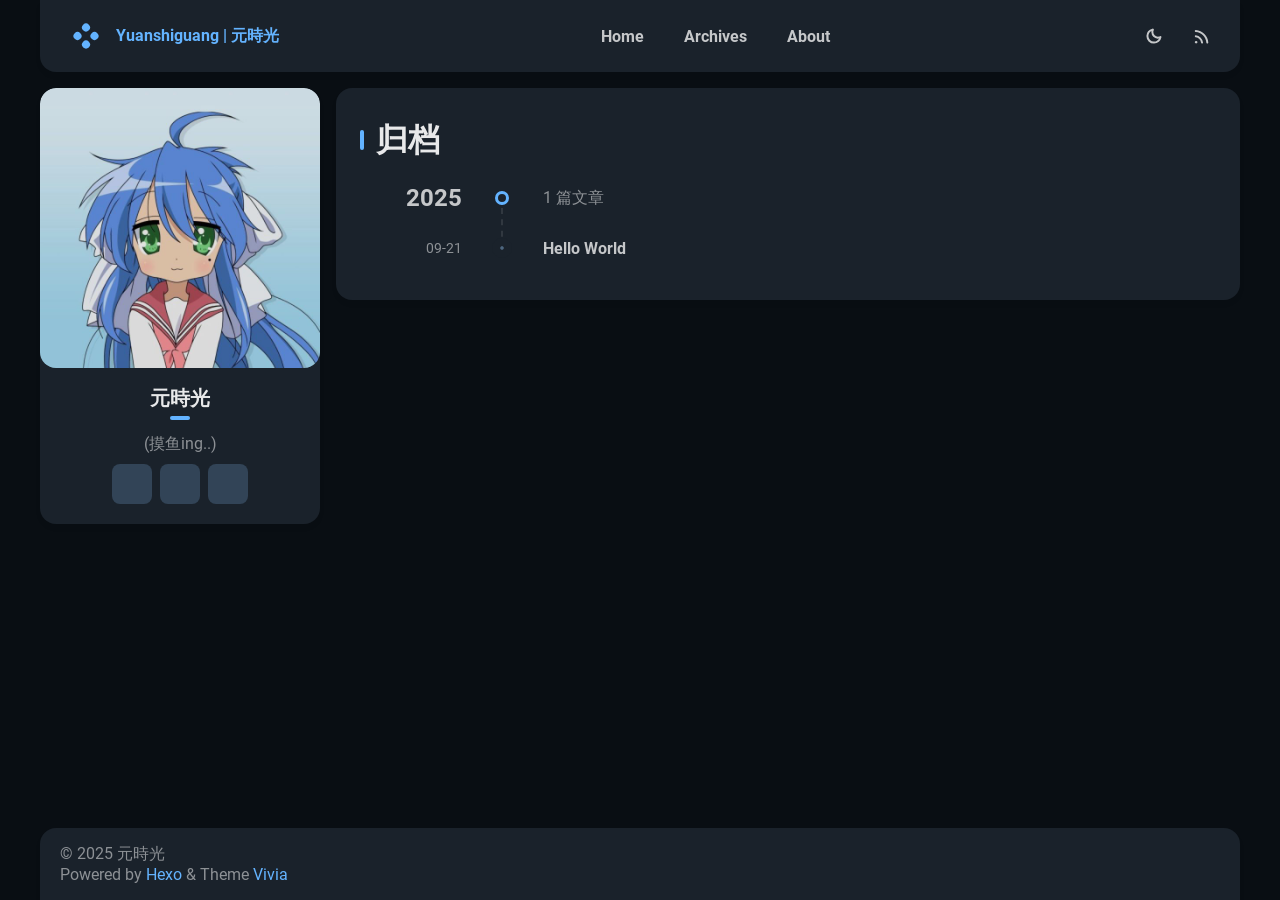
<file: archives/2025/index.html>
<!DOCTYPE html>


<html theme="dark" showBanner="true" hasBanner="false" > 
<link href="https://cdn.staticfile.org/font-awesome/6.4.2/css/fontawesome.min.css" rel="stylesheet">
<link href="https://cdn.staticfile.org/font-awesome/6.4.2/css/brands.min.css" rel="stylesheet">
<link href="https://cdn.staticfile.org/font-awesome/6.4.2/css/solid.min.css" rel="stylesheet">
<script src="/js/color.global.min.js" ></script>
<script src="/js/load-settings.js" ></script>
<head>
  <meta charset="utf-8">
  
  
  

  
  <title>归档: 2025 | Yuanshiguang | 元時光</title>
  <meta name="viewport" content="width=device-width, initial-scale=1, shrink-to-fit=no">

  <link rel="preload" href="/css/fonts/Roboto-Regular.ttf" as="font" type="font/ttf" crossorigin="anonymous">
  <link rel="preload" href="/css/fonts/Roboto-Bold.ttf" as="font" type="font/ttf" crossorigin="anonymous">

  <meta property="og:type" content="website">
<meta property="og:title" content="Yuanshiguang | 元時光">
<meta property="og:url" content="http://example.com/archives/2025/index.html">
<meta property="og:site_name" content="Yuanshiguang | 元時光">
<meta property="og:locale" content="zh_CN">
<meta property="article:author" content="元时光">
<meta name="twitter:card" content="summary">
  
    <link rel="alternate" href="/atom.xml" title="Yuanshiguang | 元時光" type="application/atom+xml">
  
  
    <link rel="shortcut icon" href="/favicon.png">
  
  
<link rel="stylesheet" href="/css/style.css">

<meta name="generator" content="Hexo 7.3.0"></head>

<body>
  
   
  <div id="main-grid" class="  ">
    <div id="nav" class=""  >
      <navbar id="navbar">
  <nav id="title-nav">
    <a href="/">
      <div id="vivia-logo">
        <div class="dot"></div>
        <div class="dot"></div>
        <div class="dot"></div>
        <div class="dot"></div>
      </div>
      <div>Yuanshiguang | 元時光 </div>
    </a>
  </nav>
  <nav id="main-nav">
    
      <a class="main-nav-link" href="/">Home</a>
    
      <a class="main-nav-link" href="/archives">Archives</a>
    
      <a class="main-nav-link" href="/about">About</a>
    
  </nav>
  <nav id="sub-nav">
    <a id="theme-btn" class="nav-icon">
      <span class="light-mode-icon"><svg xmlns="http://www.w3.org/2000/svg" height="20" viewBox="0 -960 960 960" width="20"><path d="M438.5-829.913v-48q0-17.452 11.963-29.476 11.964-12.024 29.326-12.024 17.363 0 29.537 12.024t12.174 29.476v48q0 17.452-11.963 29.476-11.964 12.024-29.326 12.024-17.363 0-29.537-12.024T438.5-829.913Zm0 747.826v-48q0-17.452 11.963-29.476 11.964-12.024 29.326-12.024 17.363 0 29.537 12.024t12.174 29.476v48q0 17.452-11.963 29.476-11.964 12.024-29.326 12.024-17.363 0-29.537-12.024T438.5-82.087ZM877.913-438.5h-48q-17.452 0-29.476-11.963-12.024-11.964-12.024-29.326 0-17.363 12.024-29.537t29.476-12.174h48q17.452 0 29.476 11.963 12.024 11.964 12.024 29.326 0 17.363-12.024 29.537T877.913-438.5Zm-747.826 0h-48q-17.452 0-29.476-11.963-12.024-11.964-12.024-29.326 0-17.363 12.024-29.537T82.087-521.5h48q17.452 0 29.476 11.963 12.024 11.964 12.024 29.326 0 17.363-12.024 29.537T130.087-438.5Zm660.174-290.87-34.239 32q-12.913 12.674-29.565 12.174-16.653-.5-29.327-13.174-12.674-12.673-12.554-28.826.12-16.152 12.794-28.826l33-35q12.913-12.674 30.454-12.674t30.163 12.847q12.709 12.846 12.328 30.826-.38 17.98-13.054 30.653ZM262.63-203.978l-32 34q-12.913 12.674-30.454 12.674t-30.163-12.847q-12.709-12.846-12.328-30.826.38-17.98 13.054-30.653l33.239-31q12.913-12.674 29.565-12.174 16.653.5 29.327 13.174 12.674 12.673 12.554 28.826-.12 16.152-12.794 28.826Zm466.74 33.239-32-33.239q-12.674-12.913-12.174-29.565.5-16.653 13.174-29.327 12.673-12.674 28.826-13.054 16.152-.38 28.826 12.294l35 33q12.674 12.913 12.674 30.454t-12.847 30.163q-12.846 12.709-30.826 12.328-17.98-.38-30.653-13.054ZM203.978-697.37l-34-33q-12.674-12.913-13.174-29.945-.5-17.033 12.174-29.707t31.326-13.293q18.653-.62 31.326 13.054l32 34.239q11.674 12.913 11.174 29.565-.5 16.653-13.174 29.327-12.673 12.674-28.826 12.554-16.152-.12-28.826-12.794ZM480-240q-100 0-170-70t-70-170q0-100 70-170t170-70q100 0 170 70t70 170q0 100-70 170t-170 70Zm-.247-82q65.703 0 111.475-46.272Q637-414.544 637-480.247t-45.525-111.228Q545.95-637 480.247-637t-111.475 45.525Q323-545.95 323-480.247t45.525 111.975Q414.05-322 479.753-322ZM481-481Z"/></svg></span>
      <span class="dark-mode-icon"><svg xmlns="http://www.w3.org/2000/svg" height="20" viewBox="0 -960 960 960" width="20"><path d="M480.239-116.413q-152.63 0-258.228-105.478Q116.413-327.37 116.413-480q0-130.935 77.739-227.435t206.304-125.043q43.022-9.631 63.87 10.869t3.478 62.805q-8.891 22.043-14.315 44.463-5.424 22.42-5.424 46.689 0 91.694 64.326 155.879 64.325 64.186 156.218 64.186 24.369 0 46.978-4.946 22.609-4.945 44.413-14.076 42.826-17.369 62.967 1.142 20.142 18.511 10.511 61.054Q807.174-280 712.63-198.206q-94.543 81.793-232.391 81.793Zm0-95q79.783 0 143.337-40.217 63.554-40.218 95.793-108.283-15.608 4.044-31.097 5.326-15.49 1.283-31.859.805-123.706-4.066-210.777-90.539-87.071-86.473-91.614-212.092-.24-16.369.923-31.978 1.164-15.609 5.446-30.978-67.826 32.478-108.282 96.152Q211.652-559.543 211.652-480q0 111.929 78.329 190.258 78.329 78.329 190.258 78.329ZM466.13-465.891Z"/></svg></span>
    </a>
    
      <a id="nav-rss-link" class="nav-icon mobile-hide" href="/atom.xml" title="RSS 订阅">
        <svg xmlns="http://www.w3.org/2000/svg" height="20" viewBox="0 -960 960 960" width="20"><path d="M198-120q-25.846 0-44.23-18.384-18.384-18.385-18.384-44.23 0-25.846 18.384-44.23 18.384-18.385 44.23-18.385 25.846 0 44.23 18.385 18.384 18.384 18.384 44.23 0 25.845-18.384 44.23Q223.846-120 198-120Zm538.385 0q-18.846 0-32.923-13.769-14.076-13.769-15.922-33.23-8.692-100.616-51.077-188.654-42.385-88.039-109.885-155.539-67.5-67.501-155.539-109.885Q283-663.462 182.385-672.154q-19.461-1.846-33.23-16.23-13.769-14.385-13.769-33.846t14.076-32.922q14.077-13.461 32.923-12.23 120.076 8.692 226.038 58.768 105.961 50.077 185.73 129.846 79.769 79.769 129.846 185.731 50.077 105.961 58.769 226.038 1.231 18.846-12.538 32.922Q756.461-120 736.385-120Zm-252 0q-18.231 0-32.423-13.461t-18.653-33.538Q418.155-264.23 348.886-333.5q-69.27-69.27-166.501-84.423-20.077-4.462-33.538-18.961-13.461-14.5-13.461-33.346 0-19.076 13.884-33.23 13.884-14.153 33.115-10.922 136.769 15.384 234.384 112.999 97.615 97.615 112.999 234.384 3.231 19.23-10.538 33.115Q505.461-120 484.385-120Z"/></svg>
      </a>
    
    <div id="nav-menu-btn" class="nav-icon">
      <svg xmlns="http://www.w3.org/2000/svg" height="20" viewBox="0 -960 960 960" width="20"><path d="M177.37-252.282q-17.453 0-29.477-11.964-12.024-11.963-12.024-29.326t12.024-29.537q12.024-12.174 29.477-12.174h605.26q17.453 0 29.477 11.964 12.024 11.963 12.024 29.326t-12.024 29.537q-12.024 12.174-29.477 12.174H177.37Zm0-186.218q-17.453 0-29.477-11.963-12.024-11.964-12.024-29.326 0-17.363 12.024-29.537T177.37-521.5h605.26q17.453 0 29.477 11.963 12.024 11.964 12.024 29.326 0 17.363-12.024 29.537T782.63-438.5H177.37Zm0-186.217q-17.453 0-29.477-11.964-12.024-11.963-12.024-29.326t12.024-29.537q12.024-12.174 29.477-12.174h605.26q17.453 0 29.477 11.964 12.024 11.963 12.024 29.326t-12.024 29.537q-12.024 12.174-29.477 12.174H177.37Z"/></svg>
    </div>
  </nav>
</navbar>
<div id="nav-dropdown" class="hidden">
  <div id="dropdown-link-list">
    
      <a class="nav-dropdown-link" href="/">Home</a>
    
      <a class="nav-dropdown-link" href="/archives">Archives</a>
    
      <a class="nav-dropdown-link" href="/about">About</a>
    
    
      <a class="nav-dropdown-link" href="/atom.xml" title="RSS 订阅">RSS</a>
     
    </div>
</div>
<script>
  let dropdownBtn = document.getElementById("nav-menu-btn");
  let dropdownEle = document.getElementById("nav-dropdown");
  dropdownBtn.onclick = function() {
    dropdownEle.classList.toggle("hidden");
  }
</script>
    </div>
    <div id="sidebar-wrapper">
      <sidebar id="sidebar">
  
    <div class="widget-wrap">
  <div class="info-card">
    <div class="avatar">
      
        <image src=/images/avatar.png></image>
      
      <div class="img-dim"></div>
    </div>
    <div class="info">
      <div class="username">元時光 </div>
      <div class="dot"></div>
      <div class="subtitle">(摸鱼ing..) </div>
      <div class="link-list">
        
          <a class="link-btn" target="_blank" rel="noopener" href="https://twitter.com/yuanshiguang" title="Twitter"><i class="fa-brands fa-twitter"></i></a>
        
          <a class="link-btn" target="_blank" rel="noopener" href="https://steamcommunity.com/profiles/76561199761329825/" title="Steam"><i class="fa-brands fa-steam"></i></a>
        
          <a class="link-btn" target="_blank" rel="noopener" href="https://github.com/yuan-shiguang" title="GitHub"><i class="fa-brands fa-github"></i></a>
         
      </div>  
    </div>
  </div>
</div>

  
  <div class="sticky">
    
      



    
      

    
  </div>
</sidebar>
    </div>
    <div id="content-body">
       

<div class="archive-main-card">
    <div class="archive-top">
      <div class="main-title-bar">
        <div class="main-title-dot"></div>
        <h1 class="article-title">归档</h1>
      </div>    
    </div>
    
    
      
      
        
        <div class="year-line">
            <div class="year-num">2025</div>
            <div class="dot-wrapper">
                <div class="dot"></div>
            </div>
            <div class="article-count">1 篇文章</div>
        </div>
      
      <a class="archive-article-link" href="/2025/09/21/hello-world/" title="Hello World">
        <div class="date">09-21</div>
        <div class="line">
            <div class="dot"></div>
        </div>
        <div class="title">
            <div class="title-inner">
                
                    Hello World
                
            </div>
        </div>
        <div class="tags">
            
        </div>
      </a>
    
  </div>
    </div>
    <div id="footer-wrapper">
      <footer id="footer">
  
  <div id="footer-info" class="inner">
    
    &copy; 2025 元時光<br>
    Powered by <a href="https://hexo.io/" target="_blank">Hexo</a> & Theme <a target="_blank" rel="noopener" href="https://github.com/saicaca/hexo-theme-vivia">Vivia</a>
  </div>
</footer>

    </div>
    <div class="back-to-top-wrapper">
    <button id="back-to-top-btn" class="back-to-top-btn hide" onclick="topFunction()">
        <i class="fa-solid fa-angle-up"></i>
    </button>
</div>

<script>
    function topFunction() {
        window.scroll({ top: 0, behavior: 'smooth' });
    }
    let btn = document.getElementById('back-to-top-btn');
    function scrollFunction() {
        if (document.body.scrollTop > 600 || document.documentElement.scrollTop > 600) {
            btn.classList.remove('hide')
        } else {
            btn.classList.add('hide')
        }
    }
    window.onscroll = function() {
        scrollFunction();
    }
</script>

  </div>
  <script src="/js/light-dark-switch.js"></script>
</body>
</html>
</file>
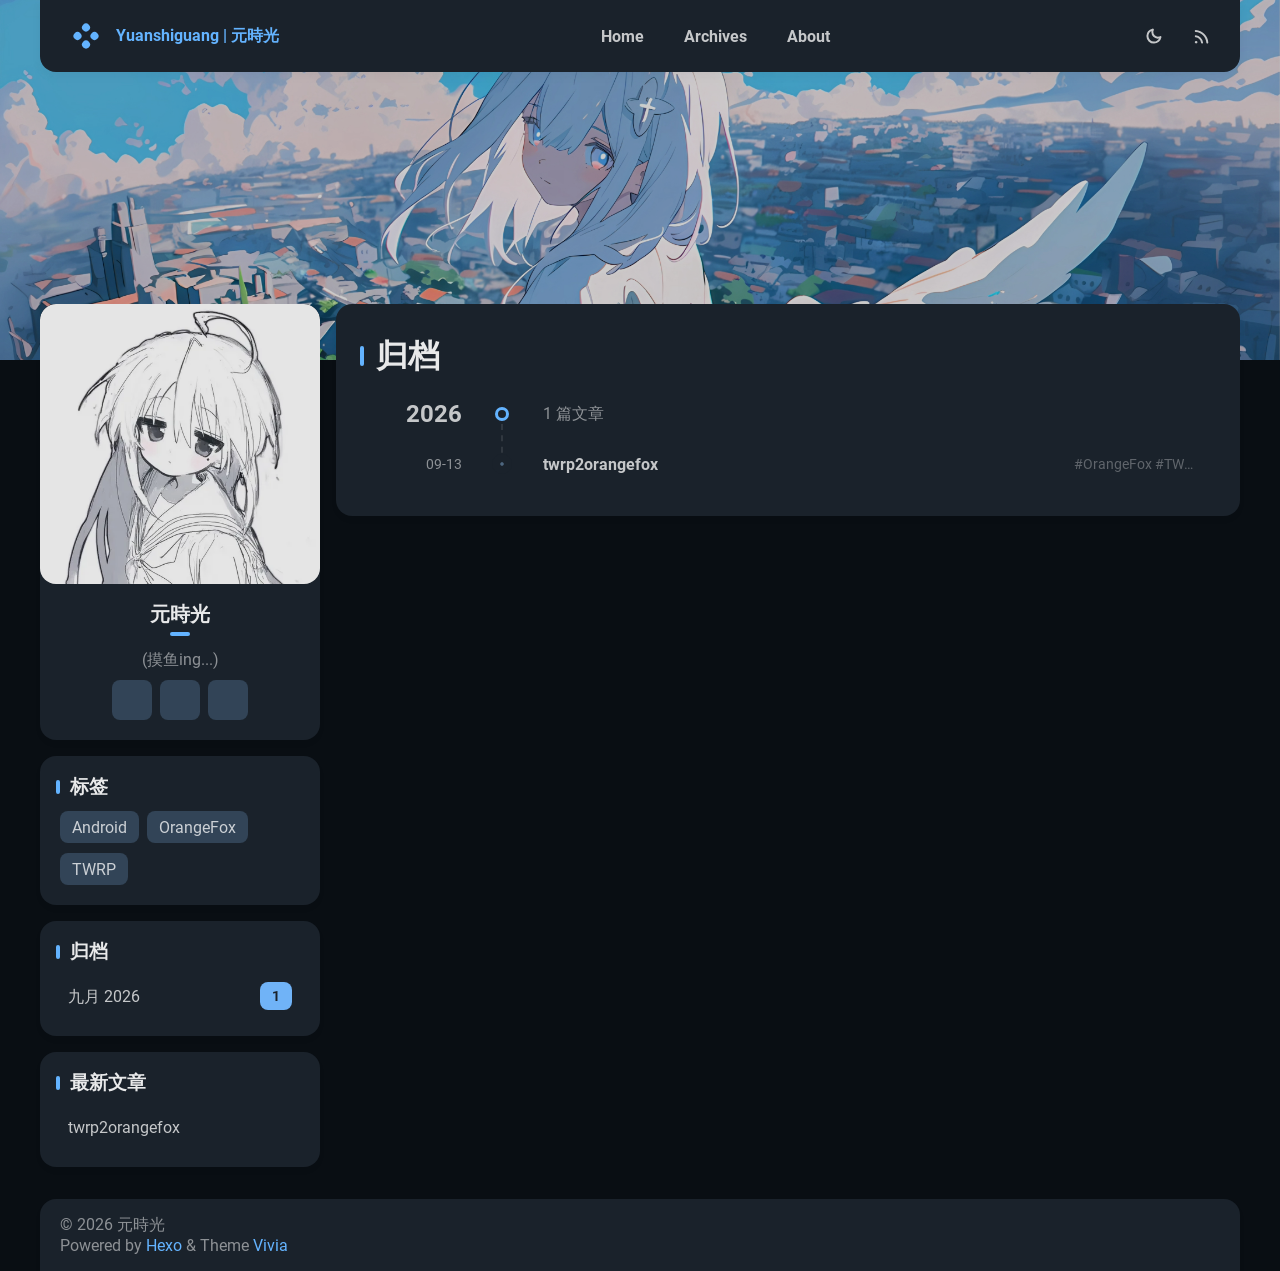
<file: archives/2026/index.html>
<!DOCTYPE html>


<html theme="dark" showBanner="true" hasBanner="true" > 
<link href="https://cdn.staticfile.org/font-awesome/6.4.2/css/fontawesome.min.css" rel="stylesheet">
<link href="https://cdn.staticfile.org/font-awesome/6.4.2/css/brands.min.css" rel="stylesheet">
<link href="https://cdn.staticfile.org/font-awesome/6.4.2/css/solid.min.css" rel="stylesheet">
<script src="/js/color.global.min.js" ></script>
<script src="/js/load-settings.js" ></script>
<head>
  <meta charset="utf-8">
  
  
  

  
  <title>归档: 2026 | Yuanshiguang | 元時光</title>
  <meta name="viewport" content="width=device-width, initial-scale=1, shrink-to-fit=no">

  <link rel="preload" href="/css/fonts/Roboto-Regular.ttf" as="font" type="font/ttf" crossorigin="anonymous">
  <link rel="preload" href="/css/fonts/Roboto-Bold.ttf" as="font" type="font/ttf" crossorigin="anonymous">

  <meta property="og:type" content="website">
<meta property="og:title" content="Yuanshiguang | 元時光">
<meta property="og:url" content="http://example.com/archives/2026/index.html">
<meta property="og:site_name" content="Yuanshiguang | 元時光">
<meta property="og:locale" content="zh_CN">
<meta property="article:author" content="元時光">
<meta name="twitter:card" content="summary">
  
    <link rel="alternate" href="/atom.xml" title="Yuanshiguang | 元時光" type="application/atom+xml">
  
  
    <link rel="shortcut icon" href="/favicon.png">
  
  
  
<link rel="stylesheet" href="/css/style.css">

<meta name="generator" content="Hexo 8.1.2"></head>

<body>
  
  
    
<div id="banner" class="">
  <img src="/banner.jpg" itemprop="image">
  <div id="banner-dim"></div>
</div>
 
   
  <div id="main-grid" class="  ">
    <div id="nav" class=""  >
      <navbar id="navbar">
  <nav id="title-nav">
    <a href="/">
      <div id="vivia-logo">
        <div class="dot"></div>
        <div class="dot"></div>
        <div class="dot"></div>
        <div class="dot"></div>
      </div>
      <div>Yuanshiguang | 元時光 </div>
    </a>
  </nav>
  <nav id="main-nav">
    
      <a class="main-nav-link" href="/">Home</a>
    
      <a class="main-nav-link" href="/archives">Archives</a>
    
      <a class="main-nav-link" href="/about">About</a>
    
  </nav>
  <nav id="sub-nav">
    <a id="theme-btn" class="nav-icon">
      <span class="light-mode-icon"><svg xmlns="http://www.w3.org/2000/svg" height="20" viewBox="0 -960 960 960" width="20"><path d="M438.5-829.913v-48q0-17.452 11.963-29.476 11.964-12.024 29.326-12.024 17.363 0 29.537 12.024t12.174 29.476v48q0 17.452-11.963 29.476-11.964 12.024-29.326 12.024-17.363 0-29.537-12.024T438.5-829.913Zm0 747.826v-48q0-17.452 11.963-29.476 11.964-12.024 29.326-12.024 17.363 0 29.537 12.024t12.174 29.476v48q0 17.452-11.963 29.476-11.964 12.024-29.326 12.024-17.363 0-29.537-12.024T438.5-82.087ZM877.913-438.5h-48q-17.452 0-29.476-11.963-12.024-11.964-12.024-29.326 0-17.363 12.024-29.537t29.476-12.174h48q17.452 0 29.476 11.963 12.024 11.964 12.024 29.326 0 17.363-12.024 29.537T877.913-438.5Zm-747.826 0h-48q-17.452 0-29.476-11.963-12.024-11.964-12.024-29.326 0-17.363 12.024-29.537T82.087-521.5h48q17.452 0 29.476 11.963 12.024 11.964 12.024 29.326 0 17.363-12.024 29.537T130.087-438.5Zm660.174-290.87-34.239 32q-12.913 12.674-29.565 12.174-16.653-.5-29.327-13.174-12.674-12.673-12.554-28.826.12-16.152 12.794-28.826l33-35q12.913-12.674 30.454-12.674t30.163 12.847q12.709 12.846 12.328 30.826-.38 17.98-13.054 30.653ZM262.63-203.978l-32 34q-12.913 12.674-30.454 12.674t-30.163-12.847q-12.709-12.846-12.328-30.826.38-17.98 13.054-30.653l33.239-31q12.913-12.674 29.565-12.174 16.653.5 29.327 13.174 12.674 12.673 12.554 28.826-.12 16.152-12.794 28.826Zm466.74 33.239-32-33.239q-12.674-12.913-12.174-29.565.5-16.653 13.174-29.327 12.673-12.674 28.826-13.054 16.152-.38 28.826 12.294l35 33q12.674 12.913 12.674 30.454t-12.847 30.163q-12.846 12.709-30.826 12.328-17.98-.38-30.653-13.054ZM203.978-697.37l-34-33q-12.674-12.913-13.174-29.945-.5-17.033 12.174-29.707t31.326-13.293q18.653-.62 31.326 13.054l32 34.239q11.674 12.913 11.174 29.565-.5 16.653-13.174 29.327-12.673 12.674-28.826 12.554-16.152-.12-28.826-12.794ZM480-240q-100 0-170-70t-70-170q0-100 70-170t170-70q100 0 170 70t70 170q0 100-70 170t-170 70Zm-.247-82q65.703 0 111.475-46.272Q637-414.544 637-480.247t-45.525-111.228Q545.95-637 480.247-637t-111.475 45.525Q323-545.95 323-480.247t45.525 111.975Q414.05-322 479.753-322ZM481-481Z"/></svg></span>
      <span class="dark-mode-icon"><svg xmlns="http://www.w3.org/2000/svg" height="20" viewBox="0 -960 960 960" width="20"><path d="M480.239-116.413q-152.63 0-258.228-105.478Q116.413-327.37 116.413-480q0-130.935 77.739-227.435t206.304-125.043q43.022-9.631 63.87 10.869t3.478 62.805q-8.891 22.043-14.315 44.463-5.424 22.42-5.424 46.689 0 91.694 64.326 155.879 64.325 64.186 156.218 64.186 24.369 0 46.978-4.946 22.609-4.945 44.413-14.076 42.826-17.369 62.967 1.142 20.142 18.511 10.511 61.054Q807.174-280 712.63-198.206q-94.543 81.793-232.391 81.793Zm0-95q79.783 0 143.337-40.217 63.554-40.218 95.793-108.283-15.608 4.044-31.097 5.326-15.49 1.283-31.859.805-123.706-4.066-210.777-90.539-87.071-86.473-91.614-212.092-.24-16.369.923-31.978 1.164-15.609 5.446-30.978-67.826 32.478-108.282 96.152Q211.652-559.543 211.652-480q0 111.929 78.329 190.258 78.329 78.329 190.258 78.329ZM466.13-465.891Z"/></svg></span>
    </a>
    
      <a id="nav-rss-link" class="nav-icon mobile-hide" href="/atom.xml" title="RSS 订阅">
        <svg xmlns="http://www.w3.org/2000/svg" height="20" viewBox="0 -960 960 960" width="20"><path d="M198-120q-25.846 0-44.23-18.384-18.384-18.385-18.384-44.23 0-25.846 18.384-44.23 18.384-18.385 44.23-18.385 25.846 0 44.23 18.385 18.384 18.384 18.384 44.23 0 25.845-18.384 44.23Q223.846-120 198-120Zm538.385 0q-18.846 0-32.923-13.769-14.076-13.769-15.922-33.23-8.692-100.616-51.077-188.654-42.385-88.039-109.885-155.539-67.5-67.501-155.539-109.885Q283-663.462 182.385-672.154q-19.461-1.846-33.23-16.23-13.769-14.385-13.769-33.846t14.076-32.922q14.077-13.461 32.923-12.23 120.076 8.692 226.038 58.768 105.961 50.077 185.73 129.846 79.769 79.769 129.846 185.731 50.077 105.961 58.769 226.038 1.231 18.846-12.538 32.922Q756.461-120 736.385-120Zm-252 0q-18.231 0-32.423-13.461t-18.653-33.538Q418.155-264.23 348.886-333.5q-69.27-69.27-166.501-84.423-20.077-4.462-33.538-18.961-13.461-14.5-13.461-33.346 0-19.076 13.884-33.23 13.884-14.153 33.115-10.922 136.769 15.384 234.384 112.999 97.615 97.615 112.999 234.384 3.231 19.23-10.538 33.115Q505.461-120 484.385-120Z"/></svg>
      </a>
    
    <div id="nav-menu-btn" class="nav-icon">
      <svg xmlns="http://www.w3.org/2000/svg" height="20" viewBox="0 -960 960 960" width="20"><path d="M177.37-252.282q-17.453 0-29.477-11.964-12.024-11.963-12.024-29.326t12.024-29.537q12.024-12.174 29.477-12.174h605.26q17.453 0 29.477 11.964 12.024 11.963 12.024 29.326t-12.024 29.537q-12.024 12.174-29.477 12.174H177.37Zm0-186.218q-17.453 0-29.477-11.963-12.024-11.964-12.024-29.326 0-17.363 12.024-29.537T177.37-521.5h605.26q17.453 0 29.477 11.963 12.024 11.964 12.024 29.326 0 17.363-12.024 29.537T782.63-438.5H177.37Zm0-186.217q-17.453 0-29.477-11.964-12.024-11.963-12.024-29.326t12.024-29.537q12.024-12.174 29.477-12.174h605.26q17.453 0 29.477 11.964 12.024 11.963 12.024 29.326t-12.024 29.537q-12.024 12.174-29.477 12.174H177.37Z"/></svg>
    </div>
  </nav>
</navbar>
<div id="nav-dropdown" class="hidden">
  <div id="dropdown-link-list">
    
      <a class="nav-dropdown-link" href="/">Home</a>
    
      <a class="nav-dropdown-link" href="/archives">Archives</a>
    
      <a class="nav-dropdown-link" href="/about">About</a>
    
    
      <a class="nav-dropdown-link" href="/atom.xml" title="RSS 订阅">RSS</a>
     
    </div>
</div>
<script>
  let dropdownBtn = document.getElementById("nav-menu-btn");
  let dropdownEle = document.getElementById("nav-dropdown");
  dropdownBtn.onclick = function() {
    dropdownEle.classList.toggle("hidden");
  }
</script>
    </div>
    <div id="sidebar-wrapper">
      <sidebar id="sidebar">
  
    <div class="widget-wrap">
  <div class="info-card">
    <div class="avatar">
      
        <image src=/avatar.png></image>
      
      <div class="img-dim"></div>
    </div>
    <div class="info">
      <div class="username">元時光 </div>
      <div class="dot"></div>
      <div class="subtitle">(摸鱼ing...) </div>
      <div class="link-list">
        
          <a class="link-btn" target="_blank" rel="noopener" href="https://twitter.com/yuanshiguang" title="Twitter"><i class="fa-brands fa-twitter"></i></a>
        
          <a class="link-btn" href="mailto:385325061@qq.com" title="Email"><i class="fa-solid fa-at"></i></a>
        
          <a class="link-btn" target="_blank" rel="noopener" href="https://github.com/yuan-shiguang" title="GitHub"><i class="fa-brands fa-github"></i></a>
         
      </div>  
    </div>
  </div>
</div>

  
  <div class="sticky">
    
      



    
      
  <div class="widget-wrap">
    <div class="widget">
      <h3 class="widget-title">标签</h3>
      <ul class="widget-tag-list" itemprop="keywords"><li class="widget-tag-list-item"><a class="widget-tag-list-link" href="/tags/Android/" rel="tag">Android</a></li><li class="widget-tag-list-item"><a class="widget-tag-list-link" href="/tags/OrangeFox/" rel="tag">OrangeFox</a></li><li class="widget-tag-list-item"><a class="widget-tag-list-link" href="/tags/TWRP/" rel="tag">TWRP</a></li></ul>
    </div>
  </div>


    
      
  <div class="widget-wrap">
    <div class="widget">
      <h3 class="widget-title">归档</h3>
      
      
        <a class="archive-link" href="/archives/2026/09 ">
          九月 2026 
          <div class="archive-count">1 </div>
        </a>
      
    </div>
  </div>


    
      
  <div class="widget-wrap">
    <div class="widget">
      <h3 class="widget-title">最新文章</h3>
      <ul>
        
          <a class="recent-link" href="/2026/09/13/twrp2orangefox/" title="twrp2orangefox" >
            <div class="recent-link-text">
              twrp2orangefox
            </div>
          </a>
        
      </ul>
    </div>
  </div>

    
  </div>
</sidebar>
    </div>
    <div id="content-body">
       

<div class="archive-main-card">
    <div class="archive-top">
      <div class="main-title-bar">
        <div class="main-title-dot"></div>
        <h1 class="article-title">归档</h1>
      </div>    
    </div>
    
    
      
      
        
        <div class="year-line">
            <div class="year-num">2026</div>
            <div class="dot-wrapper">
                <div class="dot"></div>
            </div>
            <div class="article-count">1 篇文章</div>
        </div>
      
      <a class="archive-article-link" href="/2026/09/13/twrp2orangefox/" title="twrp2orangefox">
        <div class="date">09-13</div>
        <div class="line">
            <div class="dot"></div>
        </div>
        <div class="title">
            <div class="title-inner">
                
                    twrp2orangefox
                
            </div>
        </div>
        <div class="tags">
            #OrangeFox #TWRP #Android
        </div>
      </a>
    
  </div>
    </div>
    <div id="footer-wrapper">
      <footer id="footer">
  
  <div id="footer-info" class="inner">
    
    &copy; 2026 元時光<br>
    Powered by <a href="https://hexo.io/" target="_blank">Hexo</a> & Theme <a target="_blank" rel="noopener" href="https://github.com/saicaca/hexo-theme-vivia">Vivia</a>
  </div>
</footer>

    </div>
    <div class="back-to-top-wrapper">
    <button id="back-to-top-btn" class="back-to-top-btn hide" onclick="topFunction()">
        <i class="fa-solid fa-angle-up"></i>
    </button>
</div>

<script>
    function topFunction() {
        window.scroll({ top: 0, behavior: 'smooth' });
    }
    let btn = document.getElementById('back-to-top-btn');
    function scrollFunction() {
        if (document.body.scrollTop > 600 || document.documentElement.scrollTop > 600) {
            btn.classList.remove('hide')
        } else {
            btn.classList.add('hide')
        }
    }
    window.onscroll = function() {
        scrollFunction();
    }
</script>

  </div>
  <script src="/js/light-dark-switch.js"></script>
</body>
</html>
</file>
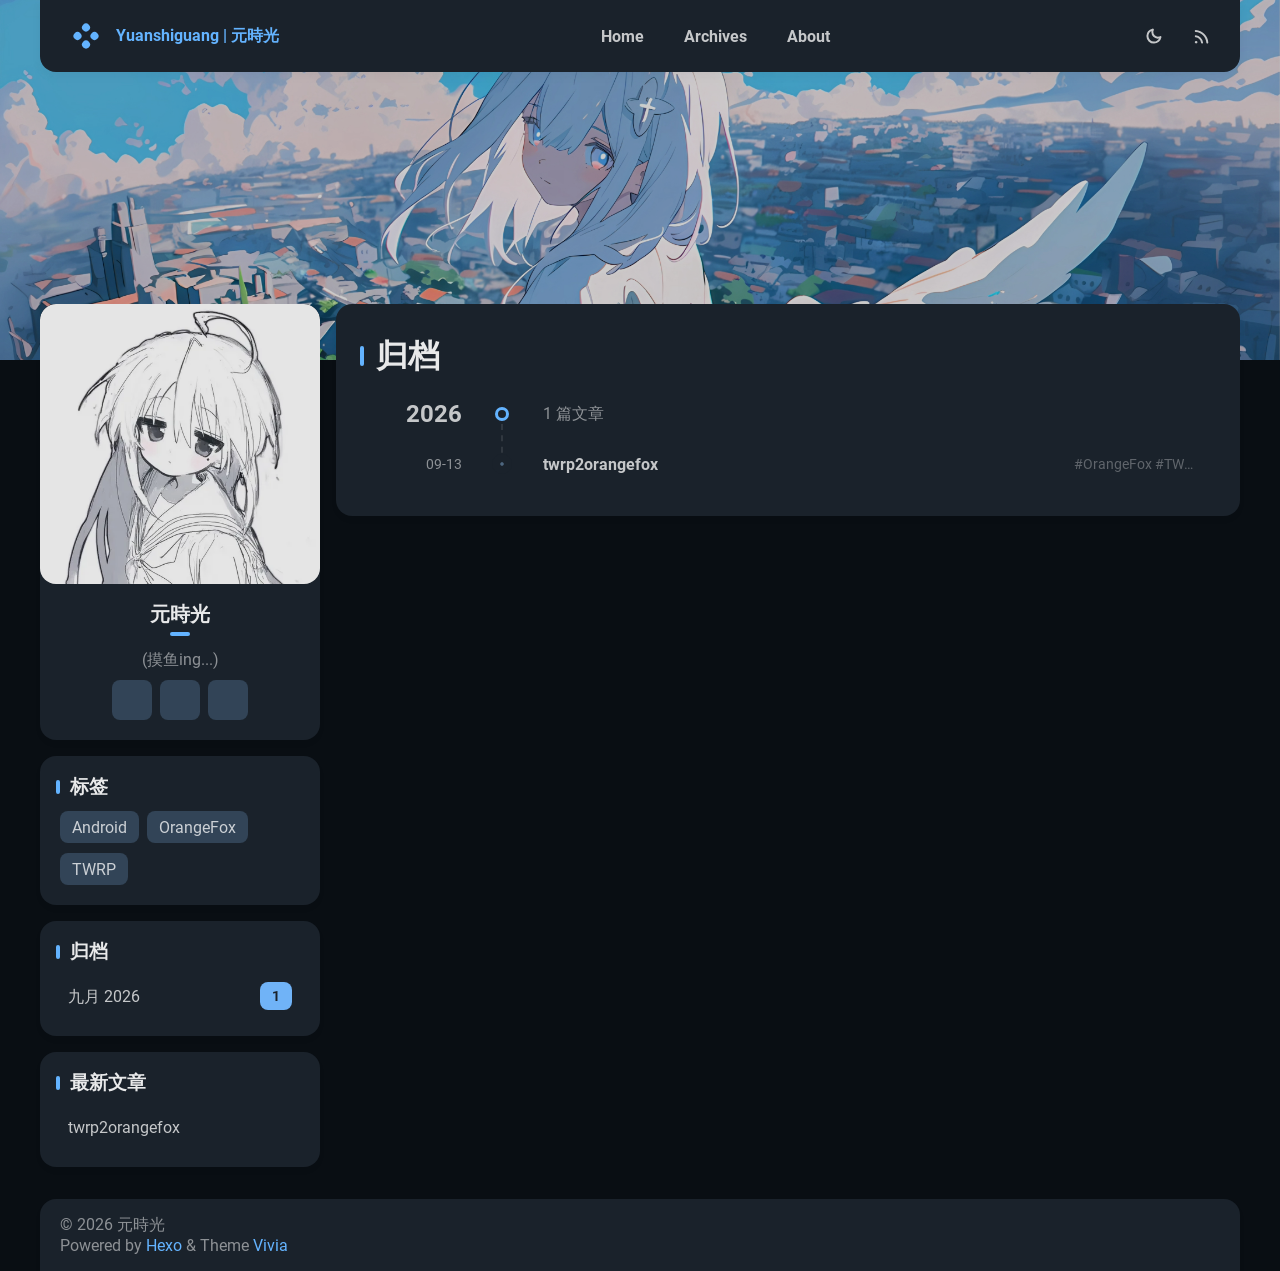
<file: tags/Android/index.html>
<!DOCTYPE html>


<html theme="dark" showBanner="true" hasBanner="true" > 
<link href="https://cdn.staticfile.org/font-awesome/6.4.2/css/fontawesome.min.css" rel="stylesheet">
<link href="https://cdn.staticfile.org/font-awesome/6.4.2/css/brands.min.css" rel="stylesheet">
<link href="https://cdn.staticfile.org/font-awesome/6.4.2/css/solid.min.css" rel="stylesheet">
<script src="/js/color.global.min.js" ></script>
<script src="/js/load-settings.js" ></script>
<head>
  <meta charset="utf-8">
  
  
  

  
  <title>标签: Android | Yuanshiguang | 元時光</title>
  <meta name="viewport" content="width=device-width, initial-scale=1, shrink-to-fit=no">

  <link rel="preload" href="/css/fonts/Roboto-Regular.ttf" as="font" type="font/ttf" crossorigin="anonymous">
  <link rel="preload" href="/css/fonts/Roboto-Bold.ttf" as="font" type="font/ttf" crossorigin="anonymous">

  <meta property="og:type" content="website">
<meta property="og:title" content="Yuanshiguang | 元時光">
<meta property="og:url" content="http://example.com/tags/Android/index.html">
<meta property="og:site_name" content="Yuanshiguang | 元時光">
<meta property="og:locale" content="zh_CN">
<meta property="article:author" content="元時光">
<meta name="twitter:card" content="summary">
  
    <link rel="alternate" href="/atom.xml" title="Yuanshiguang | 元時光" type="application/atom+xml">
  
  
    <link rel="shortcut icon" href="/favicon.png">
  
  
  
<link rel="stylesheet" href="/css/style.css">

<meta name="generator" content="Hexo 8.1.2"></head>

<body>
  
  
    
<div id="banner" class="">
  <img src="/banner.jpg" itemprop="image">
  <div id="banner-dim"></div>
</div>
 
   
  <div id="main-grid" class="  ">
    <div id="nav" class=""  >
      <navbar id="navbar">
  <nav id="title-nav">
    <a href="/">
      <div id="vivia-logo">
        <div class="dot"></div>
        <div class="dot"></div>
        <div class="dot"></div>
        <div class="dot"></div>
      </div>
      <div>Yuanshiguang | 元時光 </div>
    </a>
  </nav>
  <nav id="main-nav">
    
      <a class="main-nav-link" href="/">Home</a>
    
      <a class="main-nav-link" href="/archives">Archives</a>
    
      <a class="main-nav-link" href="/about">About</a>
    
  </nav>
  <nav id="sub-nav">
    <a id="theme-btn" class="nav-icon">
      <span class="light-mode-icon"><svg xmlns="http://www.w3.org/2000/svg" height="20" viewBox="0 -960 960 960" width="20"><path d="M438.5-829.913v-48q0-17.452 11.963-29.476 11.964-12.024 29.326-12.024 17.363 0 29.537 12.024t12.174 29.476v48q0 17.452-11.963 29.476-11.964 12.024-29.326 12.024-17.363 0-29.537-12.024T438.5-829.913Zm0 747.826v-48q0-17.452 11.963-29.476 11.964-12.024 29.326-12.024 17.363 0 29.537 12.024t12.174 29.476v48q0 17.452-11.963 29.476-11.964 12.024-29.326 12.024-17.363 0-29.537-12.024T438.5-82.087ZM877.913-438.5h-48q-17.452 0-29.476-11.963-12.024-11.964-12.024-29.326 0-17.363 12.024-29.537t29.476-12.174h48q17.452 0 29.476 11.963 12.024 11.964 12.024 29.326 0 17.363-12.024 29.537T877.913-438.5Zm-747.826 0h-48q-17.452 0-29.476-11.963-12.024-11.964-12.024-29.326 0-17.363 12.024-29.537T82.087-521.5h48q17.452 0 29.476 11.963 12.024 11.964 12.024 29.326 0 17.363-12.024 29.537T130.087-438.5Zm660.174-290.87-34.239 32q-12.913 12.674-29.565 12.174-16.653-.5-29.327-13.174-12.674-12.673-12.554-28.826.12-16.152 12.794-28.826l33-35q12.913-12.674 30.454-12.674t30.163 12.847q12.709 12.846 12.328 30.826-.38 17.98-13.054 30.653ZM262.63-203.978l-32 34q-12.913 12.674-30.454 12.674t-30.163-12.847q-12.709-12.846-12.328-30.826.38-17.98 13.054-30.653l33.239-31q12.913-12.674 29.565-12.174 16.653.5 29.327 13.174 12.674 12.673 12.554 28.826-.12 16.152-12.794 28.826Zm466.74 33.239-32-33.239q-12.674-12.913-12.174-29.565.5-16.653 13.174-29.327 12.673-12.674 28.826-13.054 16.152-.38 28.826 12.294l35 33q12.674 12.913 12.674 30.454t-12.847 30.163q-12.846 12.709-30.826 12.328-17.98-.38-30.653-13.054ZM203.978-697.37l-34-33q-12.674-12.913-13.174-29.945-.5-17.033 12.174-29.707t31.326-13.293q18.653-.62 31.326 13.054l32 34.239q11.674 12.913 11.174 29.565-.5 16.653-13.174 29.327-12.673 12.674-28.826 12.554-16.152-.12-28.826-12.794ZM480-240q-100 0-170-70t-70-170q0-100 70-170t170-70q100 0 170 70t70 170q0 100-70 170t-170 70Zm-.247-82q65.703 0 111.475-46.272Q637-414.544 637-480.247t-45.525-111.228Q545.95-637 480.247-637t-111.475 45.525Q323-545.95 323-480.247t45.525 111.975Q414.05-322 479.753-322ZM481-481Z"/></svg></span>
      <span class="dark-mode-icon"><svg xmlns="http://www.w3.org/2000/svg" height="20" viewBox="0 -960 960 960" width="20"><path d="M480.239-116.413q-152.63 0-258.228-105.478Q116.413-327.37 116.413-480q0-130.935 77.739-227.435t206.304-125.043q43.022-9.631 63.87 10.869t3.478 62.805q-8.891 22.043-14.315 44.463-5.424 22.42-5.424 46.689 0 91.694 64.326 155.879 64.325 64.186 156.218 64.186 24.369 0 46.978-4.946 22.609-4.945 44.413-14.076 42.826-17.369 62.967 1.142 20.142 18.511 10.511 61.054Q807.174-280 712.63-198.206q-94.543 81.793-232.391 81.793Zm0-95q79.783 0 143.337-40.217 63.554-40.218 95.793-108.283-15.608 4.044-31.097 5.326-15.49 1.283-31.859.805-123.706-4.066-210.777-90.539-87.071-86.473-91.614-212.092-.24-16.369.923-31.978 1.164-15.609 5.446-30.978-67.826 32.478-108.282 96.152Q211.652-559.543 211.652-480q0 111.929 78.329 190.258 78.329 78.329 190.258 78.329ZM466.13-465.891Z"/></svg></span>
    </a>
    
      <a id="nav-rss-link" class="nav-icon mobile-hide" href="/atom.xml" title="RSS 订阅">
        <svg xmlns="http://www.w3.org/2000/svg" height="20" viewBox="0 -960 960 960" width="20"><path d="M198-120q-25.846 0-44.23-18.384-18.384-18.385-18.384-44.23 0-25.846 18.384-44.23 18.384-18.385 44.23-18.385 25.846 0 44.23 18.385 18.384 18.384 18.384 44.23 0 25.845-18.384 44.23Q223.846-120 198-120Zm538.385 0q-18.846 0-32.923-13.769-14.076-13.769-15.922-33.23-8.692-100.616-51.077-188.654-42.385-88.039-109.885-155.539-67.5-67.501-155.539-109.885Q283-663.462 182.385-672.154q-19.461-1.846-33.23-16.23-13.769-14.385-13.769-33.846t14.076-32.922q14.077-13.461 32.923-12.23 120.076 8.692 226.038 58.768 105.961 50.077 185.73 129.846 79.769 79.769 129.846 185.731 50.077 105.961 58.769 226.038 1.231 18.846-12.538 32.922Q756.461-120 736.385-120Zm-252 0q-18.231 0-32.423-13.461t-18.653-33.538Q418.155-264.23 348.886-333.5q-69.27-69.27-166.501-84.423-20.077-4.462-33.538-18.961-13.461-14.5-13.461-33.346 0-19.076 13.884-33.23 13.884-14.153 33.115-10.922 136.769 15.384 234.384 112.999 97.615 97.615 112.999 234.384 3.231 19.23-10.538 33.115Q505.461-120 484.385-120Z"/></svg>
      </a>
    
    <div id="nav-menu-btn" class="nav-icon">
      <svg xmlns="http://www.w3.org/2000/svg" height="20" viewBox="0 -960 960 960" width="20"><path d="M177.37-252.282q-17.453 0-29.477-11.964-12.024-11.963-12.024-29.326t12.024-29.537q12.024-12.174 29.477-12.174h605.26q17.453 0 29.477 11.964 12.024 11.963 12.024 29.326t-12.024 29.537q-12.024 12.174-29.477 12.174H177.37Zm0-186.218q-17.453 0-29.477-11.963-12.024-11.964-12.024-29.326 0-17.363 12.024-29.537T177.37-521.5h605.26q17.453 0 29.477 11.963 12.024 11.964 12.024 29.326 0 17.363-12.024 29.537T782.63-438.5H177.37Zm0-186.217q-17.453 0-29.477-11.964-12.024-11.963-12.024-29.326t12.024-29.537q12.024-12.174 29.477-12.174h605.26q17.453 0 29.477 11.964 12.024 11.963 12.024 29.326t-12.024 29.537q-12.024 12.174-29.477 12.174H177.37Z"/></svg>
    </div>
  </nav>
</navbar>
<div id="nav-dropdown" class="hidden">
  <div id="dropdown-link-list">
    
      <a class="nav-dropdown-link" href="/">Home</a>
    
      <a class="nav-dropdown-link" href="/archives">Archives</a>
    
      <a class="nav-dropdown-link" href="/about">About</a>
    
    
      <a class="nav-dropdown-link" href="/atom.xml" title="RSS 订阅">RSS</a>
     
    </div>
</div>
<script>
  let dropdownBtn = document.getElementById("nav-menu-btn");
  let dropdownEle = document.getElementById("nav-dropdown");
  dropdownBtn.onclick = function() {
    dropdownEle.classList.toggle("hidden");
  }
</script>
    </div>
    <div id="sidebar-wrapper">
      <sidebar id="sidebar">
  
    <div class="widget-wrap">
  <div class="info-card">
    <div class="avatar">
      
        <image src=/avatar.png></image>
      
      <div class="img-dim"></div>
    </div>
    <div class="info">
      <div class="username">元時光 </div>
      <div class="dot"></div>
      <div class="subtitle">(摸鱼ing...) </div>
      <div class="link-list">
        
          <a class="link-btn" target="_blank" rel="noopener" href="https://twitter.com/yuanshiguang" title="Twitter"><i class="fa-brands fa-twitter"></i></a>
        
          <a class="link-btn" href="mailto:385325061@qq.com" title="Email"><i class="fa-solid fa-at"></i></a>
        
          <a class="link-btn" target="_blank" rel="noopener" href="https://github.com/yuan-shiguang" title="GitHub"><i class="fa-brands fa-github"></i></a>
         
      </div>  
    </div>
  </div>
</div>

  
  <div class="sticky">
    
      



    
      
  <div class="widget-wrap">
    <div class="widget">
      <h3 class="widget-title">标签</h3>
      <ul class="widget-tag-list" itemprop="keywords"><li class="widget-tag-list-item"><a class="widget-tag-list-link" href="/tags/Android/" rel="tag">Android</a></li><li class="widget-tag-list-item"><a class="widget-tag-list-link" href="/tags/OrangeFox/" rel="tag">OrangeFox</a></li><li class="widget-tag-list-item"><a class="widget-tag-list-link" href="/tags/TWRP/" rel="tag">TWRP</a></li></ul>
    </div>
  </div>


    
      
  <div class="widget-wrap">
    <div class="widget">
      <h3 class="widget-title">归档</h3>
      
      
        <a class="archive-link" href="/archives/2026/09 ">
          九月 2026 
          <div class="archive-count">1 </div>
        </a>
      
    </div>
  </div>


    
      
  <div class="widget-wrap">
    <div class="widget">
      <h3 class="widget-title">最新文章</h3>
      <ul>
        
          <a class="recent-link" href="/2026/09/13/twrp2orangefox/" title="twrp2orangefox" >
            <div class="recent-link-text">
              twrp2orangefox
            </div>
          </a>
        
      </ul>
    </div>
  </div>

    
  </div>
</sidebar>
    </div>
    <div id="content-body">
       

<div class="archive-main-card">
    <div class="archive-top">
      <div class="main-title-bar">
        <div class="main-title-dot"></div>
        <h1 class="article-title">归档</h1>
      </div>    
    </div>
    
    
      
      
        
        <div class="year-line">
            <div class="year-num">2026</div>
            <div class="dot-wrapper">
                <div class="dot"></div>
            </div>
            <div class="article-count">1 篇文章</div>
        </div>
      
      <a class="archive-article-link" href="/2026/09/13/twrp2orangefox/" title="twrp2orangefox">
        <div class="date">09-13</div>
        <div class="line">
            <div class="dot"></div>
        </div>
        <div class="title">
            <div class="title-inner">
                
                    twrp2orangefox
                
            </div>
        </div>
        <div class="tags">
            #OrangeFox #TWRP #Android
        </div>
      </a>
    
  </div>
    </div>
    <div id="footer-wrapper">
      <footer id="footer">
  
  <div id="footer-info" class="inner">
    
    &copy; 2026 元時光<br>
    Powered by <a href="https://hexo.io/" target="_blank">Hexo</a> & Theme <a target="_blank" rel="noopener" href="https://github.com/saicaca/hexo-theme-vivia">Vivia</a>
  </div>
</footer>

    </div>
    <div class="back-to-top-wrapper">
    <button id="back-to-top-btn" class="back-to-top-btn hide" onclick="topFunction()">
        <i class="fa-solid fa-angle-up"></i>
    </button>
</div>

<script>
    function topFunction() {
        window.scroll({ top: 0, behavior: 'smooth' });
    }
    let btn = document.getElementById('back-to-top-btn');
    function scrollFunction() {
        if (document.body.scrollTop > 600 || document.documentElement.scrollTop > 600) {
            btn.classList.remove('hide')
        } else {
            btn.classList.add('hide')
        }
    }
    window.onscroll = function() {
        scrollFunction();
    }
</script>

  </div>
  <script src="/js/light-dark-switch.js"></script>
</body>
</html>
</file>
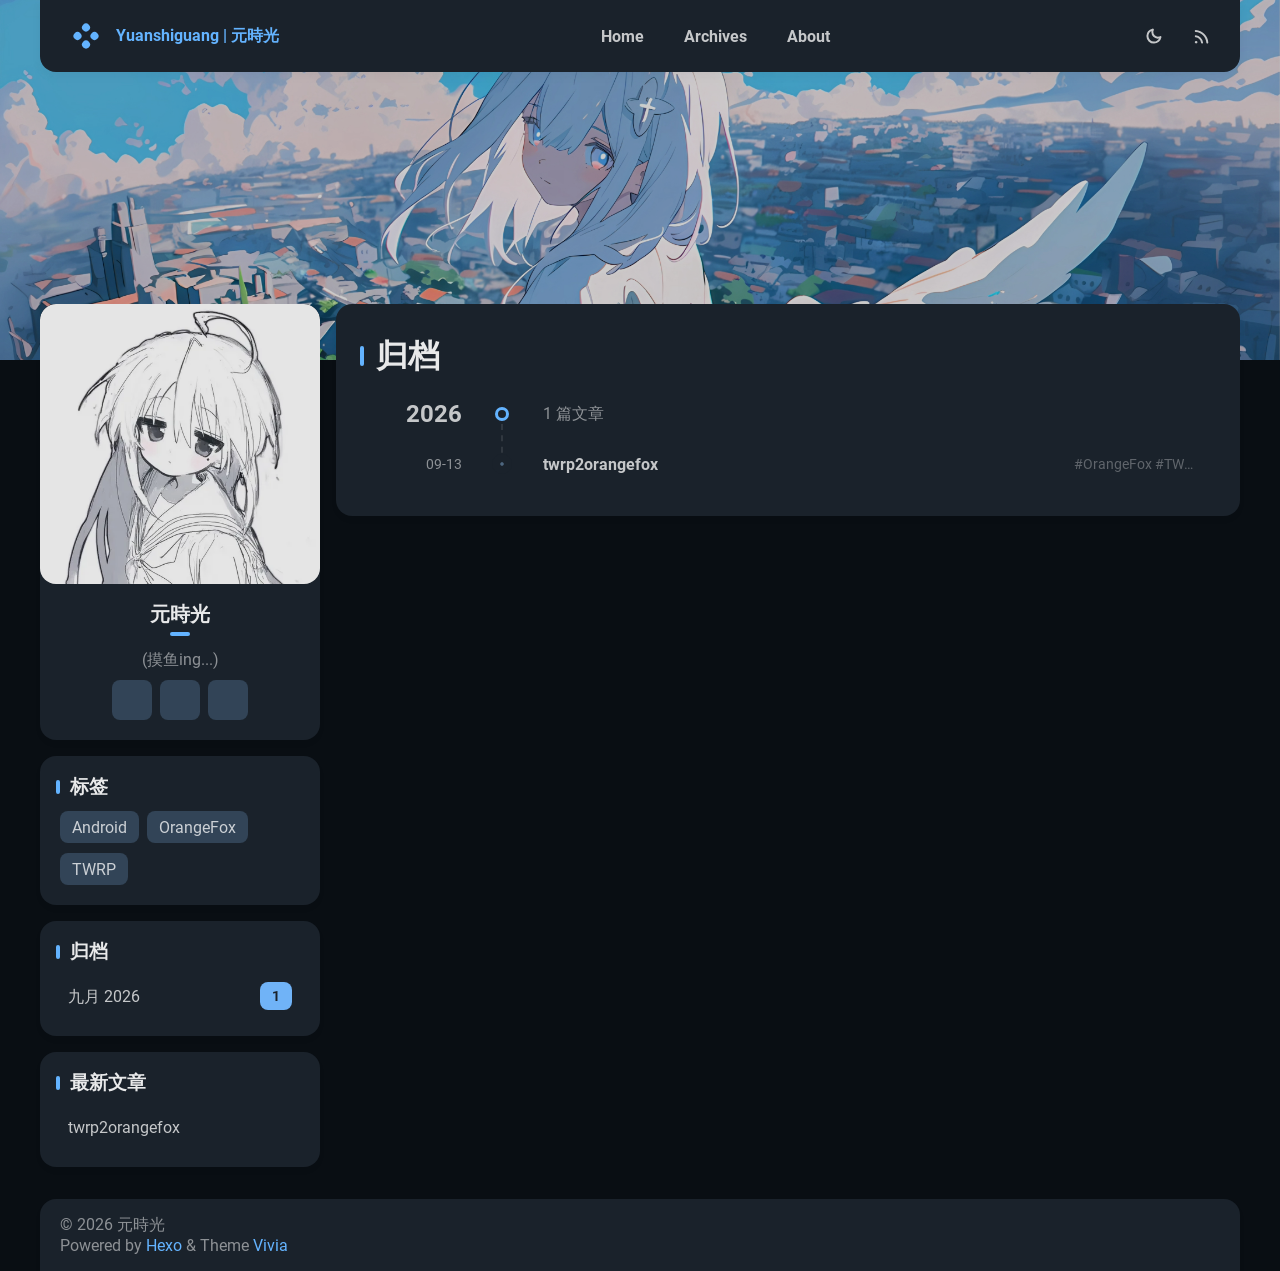
<file: tags/OrangeFox/index.html>
<!DOCTYPE html>


<html theme="dark" showBanner="true" hasBanner="true" > 
<link href="https://cdn.staticfile.org/font-awesome/6.4.2/css/fontawesome.min.css" rel="stylesheet">
<link href="https://cdn.staticfile.org/font-awesome/6.4.2/css/brands.min.css" rel="stylesheet">
<link href="https://cdn.staticfile.org/font-awesome/6.4.2/css/solid.min.css" rel="stylesheet">
<script src="/js/color.global.min.js" ></script>
<script src="/js/load-settings.js" ></script>
<head>
  <meta charset="utf-8">
  
  
  

  
  <title>标签: OrangeFox | Yuanshiguang | 元時光</title>
  <meta name="viewport" content="width=device-width, initial-scale=1, shrink-to-fit=no">

  <link rel="preload" href="/css/fonts/Roboto-Regular.ttf" as="font" type="font/ttf" crossorigin="anonymous">
  <link rel="preload" href="/css/fonts/Roboto-Bold.ttf" as="font" type="font/ttf" crossorigin="anonymous">

  <meta property="og:type" content="website">
<meta property="og:title" content="Yuanshiguang | 元時光">
<meta property="og:url" content="http://example.com/tags/OrangeFox/index.html">
<meta property="og:site_name" content="Yuanshiguang | 元時光">
<meta property="og:locale" content="zh_CN">
<meta property="article:author" content="元時光">
<meta name="twitter:card" content="summary">
  
    <link rel="alternate" href="/atom.xml" title="Yuanshiguang | 元時光" type="application/atom+xml">
  
  
    <link rel="shortcut icon" href="/favicon.png">
  
  
  
<link rel="stylesheet" href="/css/style.css">

<meta name="generator" content="Hexo 8.1.2"></head>

<body>
  
  
    
<div id="banner" class="">
  <img src="/banner.jpg" itemprop="image">
  <div id="banner-dim"></div>
</div>
 
   
  <div id="main-grid" class="  ">
    <div id="nav" class=""  >
      <navbar id="navbar">
  <nav id="title-nav">
    <a href="/">
      <div id="vivia-logo">
        <div class="dot"></div>
        <div class="dot"></div>
        <div class="dot"></div>
        <div class="dot"></div>
      </div>
      <div>Yuanshiguang | 元時光 </div>
    </a>
  </nav>
  <nav id="main-nav">
    
      <a class="main-nav-link" href="/">Home</a>
    
      <a class="main-nav-link" href="/archives">Archives</a>
    
      <a class="main-nav-link" href="/about">About</a>
    
  </nav>
  <nav id="sub-nav">
    <a id="theme-btn" class="nav-icon">
      <span class="light-mode-icon"><svg xmlns="http://www.w3.org/2000/svg" height="20" viewBox="0 -960 960 960" width="20"><path d="M438.5-829.913v-48q0-17.452 11.963-29.476 11.964-12.024 29.326-12.024 17.363 0 29.537 12.024t12.174 29.476v48q0 17.452-11.963 29.476-11.964 12.024-29.326 12.024-17.363 0-29.537-12.024T438.5-829.913Zm0 747.826v-48q0-17.452 11.963-29.476 11.964-12.024 29.326-12.024 17.363 0 29.537 12.024t12.174 29.476v48q0 17.452-11.963 29.476-11.964 12.024-29.326 12.024-17.363 0-29.537-12.024T438.5-82.087ZM877.913-438.5h-48q-17.452 0-29.476-11.963-12.024-11.964-12.024-29.326 0-17.363 12.024-29.537t29.476-12.174h48q17.452 0 29.476 11.963 12.024 11.964 12.024 29.326 0 17.363-12.024 29.537T877.913-438.5Zm-747.826 0h-48q-17.452 0-29.476-11.963-12.024-11.964-12.024-29.326 0-17.363 12.024-29.537T82.087-521.5h48q17.452 0 29.476 11.963 12.024 11.964 12.024 29.326 0 17.363-12.024 29.537T130.087-438.5Zm660.174-290.87-34.239 32q-12.913 12.674-29.565 12.174-16.653-.5-29.327-13.174-12.674-12.673-12.554-28.826.12-16.152 12.794-28.826l33-35q12.913-12.674 30.454-12.674t30.163 12.847q12.709 12.846 12.328 30.826-.38 17.98-13.054 30.653ZM262.63-203.978l-32 34q-12.913 12.674-30.454 12.674t-30.163-12.847q-12.709-12.846-12.328-30.826.38-17.98 13.054-30.653l33.239-31q12.913-12.674 29.565-12.174 16.653.5 29.327 13.174 12.674 12.673 12.554 28.826-.12 16.152-12.794 28.826Zm466.74 33.239-32-33.239q-12.674-12.913-12.174-29.565.5-16.653 13.174-29.327 12.673-12.674 28.826-13.054 16.152-.38 28.826 12.294l35 33q12.674 12.913 12.674 30.454t-12.847 30.163q-12.846 12.709-30.826 12.328-17.98-.38-30.653-13.054ZM203.978-697.37l-34-33q-12.674-12.913-13.174-29.945-.5-17.033 12.174-29.707t31.326-13.293q18.653-.62 31.326 13.054l32 34.239q11.674 12.913 11.174 29.565-.5 16.653-13.174 29.327-12.673 12.674-28.826 12.554-16.152-.12-28.826-12.794ZM480-240q-100 0-170-70t-70-170q0-100 70-170t170-70q100 0 170 70t70 170q0 100-70 170t-170 70Zm-.247-82q65.703 0 111.475-46.272Q637-414.544 637-480.247t-45.525-111.228Q545.95-637 480.247-637t-111.475 45.525Q323-545.95 323-480.247t45.525 111.975Q414.05-322 479.753-322ZM481-481Z"/></svg></span>
      <span class="dark-mode-icon"><svg xmlns="http://www.w3.org/2000/svg" height="20" viewBox="0 -960 960 960" width="20"><path d="M480.239-116.413q-152.63 0-258.228-105.478Q116.413-327.37 116.413-480q0-130.935 77.739-227.435t206.304-125.043q43.022-9.631 63.87 10.869t3.478 62.805q-8.891 22.043-14.315 44.463-5.424 22.42-5.424 46.689 0 91.694 64.326 155.879 64.325 64.186 156.218 64.186 24.369 0 46.978-4.946 22.609-4.945 44.413-14.076 42.826-17.369 62.967 1.142 20.142 18.511 10.511 61.054Q807.174-280 712.63-198.206q-94.543 81.793-232.391 81.793Zm0-95q79.783 0 143.337-40.217 63.554-40.218 95.793-108.283-15.608 4.044-31.097 5.326-15.49 1.283-31.859.805-123.706-4.066-210.777-90.539-87.071-86.473-91.614-212.092-.24-16.369.923-31.978 1.164-15.609 5.446-30.978-67.826 32.478-108.282 96.152Q211.652-559.543 211.652-480q0 111.929 78.329 190.258 78.329 78.329 190.258 78.329ZM466.13-465.891Z"/></svg></span>
    </a>
    
      <a id="nav-rss-link" class="nav-icon mobile-hide" href="/atom.xml" title="RSS 订阅">
        <svg xmlns="http://www.w3.org/2000/svg" height="20" viewBox="0 -960 960 960" width="20"><path d="M198-120q-25.846 0-44.23-18.384-18.384-18.385-18.384-44.23 0-25.846 18.384-44.23 18.384-18.385 44.23-18.385 25.846 0 44.23 18.385 18.384 18.384 18.384 44.23 0 25.845-18.384 44.23Q223.846-120 198-120Zm538.385 0q-18.846 0-32.923-13.769-14.076-13.769-15.922-33.23-8.692-100.616-51.077-188.654-42.385-88.039-109.885-155.539-67.5-67.501-155.539-109.885Q283-663.462 182.385-672.154q-19.461-1.846-33.23-16.23-13.769-14.385-13.769-33.846t14.076-32.922q14.077-13.461 32.923-12.23 120.076 8.692 226.038 58.768 105.961 50.077 185.73 129.846 79.769 79.769 129.846 185.731 50.077 105.961 58.769 226.038 1.231 18.846-12.538 32.922Q756.461-120 736.385-120Zm-252 0q-18.231 0-32.423-13.461t-18.653-33.538Q418.155-264.23 348.886-333.5q-69.27-69.27-166.501-84.423-20.077-4.462-33.538-18.961-13.461-14.5-13.461-33.346 0-19.076 13.884-33.23 13.884-14.153 33.115-10.922 136.769 15.384 234.384 112.999 97.615 97.615 112.999 234.384 3.231 19.23-10.538 33.115Q505.461-120 484.385-120Z"/></svg>
      </a>
    
    <div id="nav-menu-btn" class="nav-icon">
      <svg xmlns="http://www.w3.org/2000/svg" height="20" viewBox="0 -960 960 960" width="20"><path d="M177.37-252.282q-17.453 0-29.477-11.964-12.024-11.963-12.024-29.326t12.024-29.537q12.024-12.174 29.477-12.174h605.26q17.453 0 29.477 11.964 12.024 11.963 12.024 29.326t-12.024 29.537q-12.024 12.174-29.477 12.174H177.37Zm0-186.218q-17.453 0-29.477-11.963-12.024-11.964-12.024-29.326 0-17.363 12.024-29.537T177.37-521.5h605.26q17.453 0 29.477 11.963 12.024 11.964 12.024 29.326 0 17.363-12.024 29.537T782.63-438.5H177.37Zm0-186.217q-17.453 0-29.477-11.964-12.024-11.963-12.024-29.326t12.024-29.537q12.024-12.174 29.477-12.174h605.26q17.453 0 29.477 11.964 12.024 11.963 12.024 29.326t-12.024 29.537q-12.024 12.174-29.477 12.174H177.37Z"/></svg>
    </div>
  </nav>
</navbar>
<div id="nav-dropdown" class="hidden">
  <div id="dropdown-link-list">
    
      <a class="nav-dropdown-link" href="/">Home</a>
    
      <a class="nav-dropdown-link" href="/archives">Archives</a>
    
      <a class="nav-dropdown-link" href="/about">About</a>
    
    
      <a class="nav-dropdown-link" href="/atom.xml" title="RSS 订阅">RSS</a>
     
    </div>
</div>
<script>
  let dropdownBtn = document.getElementById("nav-menu-btn");
  let dropdownEle = document.getElementById("nav-dropdown");
  dropdownBtn.onclick = function() {
    dropdownEle.classList.toggle("hidden");
  }
</script>
    </div>
    <div id="sidebar-wrapper">
      <sidebar id="sidebar">
  
    <div class="widget-wrap">
  <div class="info-card">
    <div class="avatar">
      
        <image src=/avatar.png></image>
      
      <div class="img-dim"></div>
    </div>
    <div class="info">
      <div class="username">元時光 </div>
      <div class="dot"></div>
      <div class="subtitle">(摸鱼ing...) </div>
      <div class="link-list">
        
          <a class="link-btn" target="_blank" rel="noopener" href="https://twitter.com/yuanshiguang" title="Twitter"><i class="fa-brands fa-twitter"></i></a>
        
          <a class="link-btn" href="mailto:385325061@qq.com" title="Email"><i class="fa-solid fa-at"></i></a>
        
          <a class="link-btn" target="_blank" rel="noopener" href="https://github.com/yuan-shiguang" title="GitHub"><i class="fa-brands fa-github"></i></a>
         
      </div>  
    </div>
  </div>
</div>

  
  <div class="sticky">
    
      



    
      
  <div class="widget-wrap">
    <div class="widget">
      <h3 class="widget-title">标签</h3>
      <ul class="widget-tag-list" itemprop="keywords"><li class="widget-tag-list-item"><a class="widget-tag-list-link" href="/tags/Android/" rel="tag">Android</a></li><li class="widget-tag-list-item"><a class="widget-tag-list-link" href="/tags/OrangeFox/" rel="tag">OrangeFox</a></li><li class="widget-tag-list-item"><a class="widget-tag-list-link" href="/tags/TWRP/" rel="tag">TWRP</a></li></ul>
    </div>
  </div>


    
      
  <div class="widget-wrap">
    <div class="widget">
      <h3 class="widget-title">归档</h3>
      
      
        <a class="archive-link" href="/archives/2026/09 ">
          九月 2026 
          <div class="archive-count">1 </div>
        </a>
      
    </div>
  </div>


    
      
  <div class="widget-wrap">
    <div class="widget">
      <h3 class="widget-title">最新文章</h3>
      <ul>
        
          <a class="recent-link" href="/2026/09/13/twrp2orangefox/" title="twrp2orangefox" >
            <div class="recent-link-text">
              twrp2orangefox
            </div>
          </a>
        
      </ul>
    </div>
  </div>

    
  </div>
</sidebar>
    </div>
    <div id="content-body">
       

<div class="archive-main-card">
    <div class="archive-top">
      <div class="main-title-bar">
        <div class="main-title-dot"></div>
        <h1 class="article-title">归档</h1>
      </div>    
    </div>
    
    
      
      
        
        <div class="year-line">
            <div class="year-num">2026</div>
            <div class="dot-wrapper">
                <div class="dot"></div>
            </div>
            <div class="article-count">1 篇文章</div>
        </div>
      
      <a class="archive-article-link" href="/2026/09/13/twrp2orangefox/" title="twrp2orangefox">
        <div class="date">09-13</div>
        <div class="line">
            <div class="dot"></div>
        </div>
        <div class="title">
            <div class="title-inner">
                
                    twrp2orangefox
                
            </div>
        </div>
        <div class="tags">
            #OrangeFox #TWRP #Android
        </div>
      </a>
    
  </div>
    </div>
    <div id="footer-wrapper">
      <footer id="footer">
  
  <div id="footer-info" class="inner">
    
    &copy; 2026 元時光<br>
    Powered by <a href="https://hexo.io/" target="_blank">Hexo</a> & Theme <a target="_blank" rel="noopener" href="https://github.com/saicaca/hexo-theme-vivia">Vivia</a>
  </div>
</footer>

    </div>
    <div class="back-to-top-wrapper">
    <button id="back-to-top-btn" class="back-to-top-btn hide" onclick="topFunction()">
        <i class="fa-solid fa-angle-up"></i>
    </button>
</div>

<script>
    function topFunction() {
        window.scroll({ top: 0, behavior: 'smooth' });
    }
    let btn = document.getElementById('back-to-top-btn');
    function scrollFunction() {
        if (document.body.scrollTop > 600 || document.documentElement.scrollTop > 600) {
            btn.classList.remove('hide')
        } else {
            btn.classList.add('hide')
        }
    }
    window.onscroll = function() {
        scrollFunction();
    }
</script>

  </div>
  <script src="/js/light-dark-switch.js"></script>
</body>
</html>
</file>
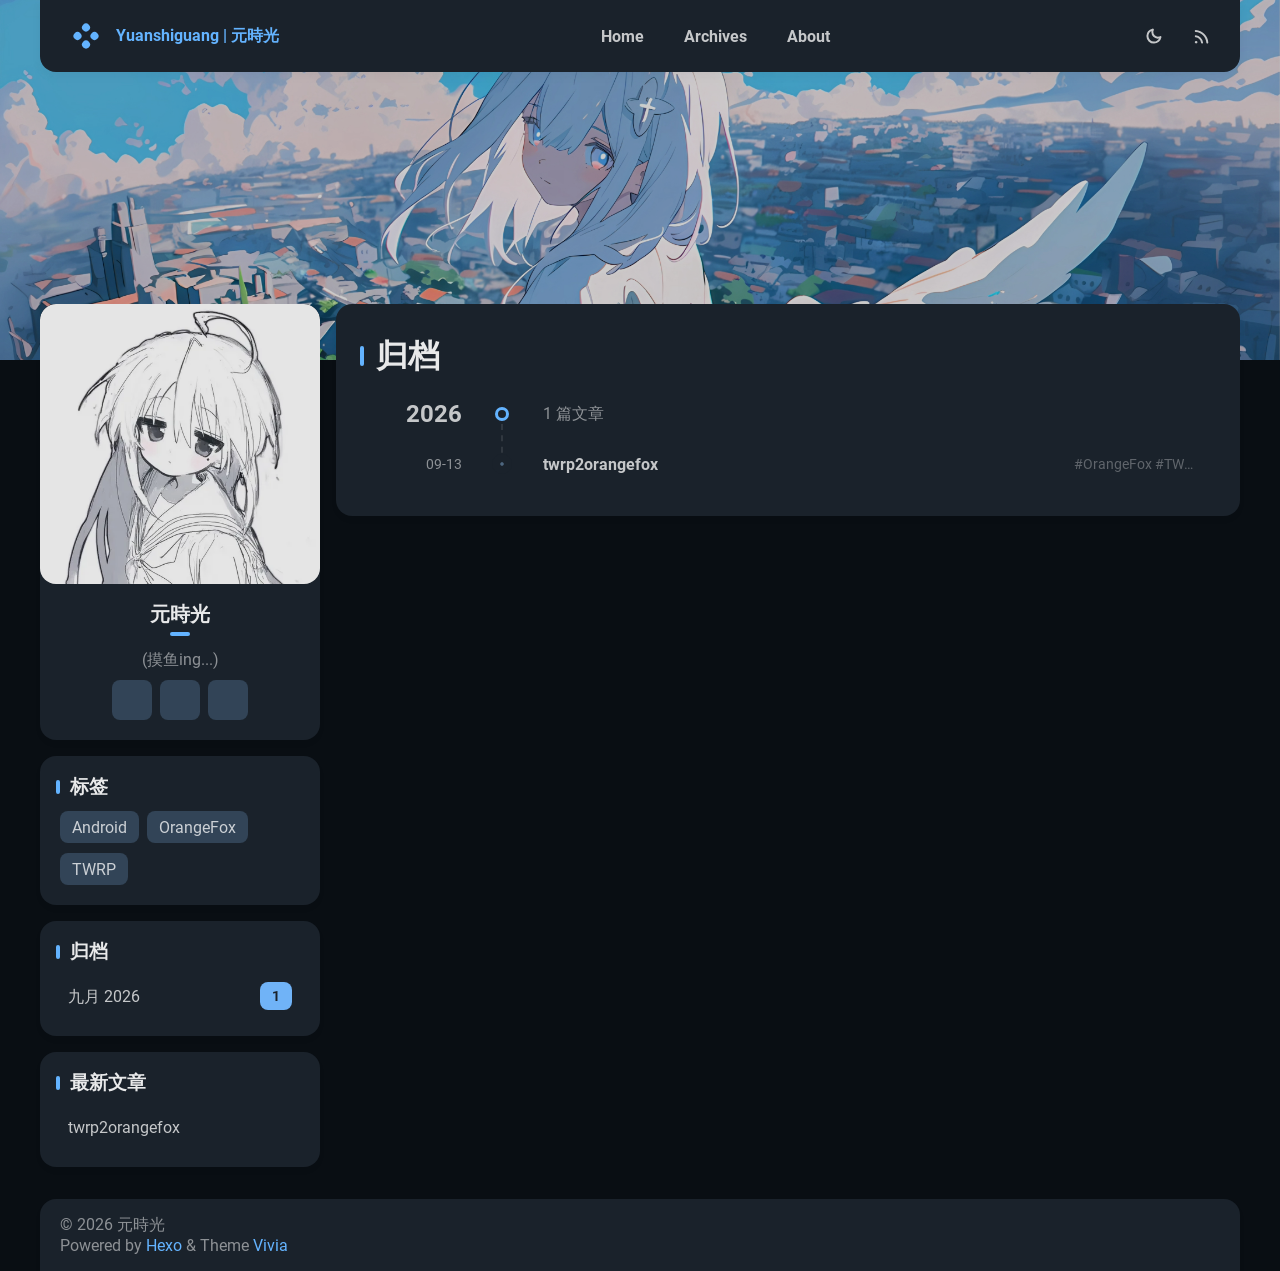
<file: tags/TWRP/index.html>
<!DOCTYPE html>


<html theme="dark" showBanner="true" hasBanner="true" > 
<link href="https://cdn.staticfile.org/font-awesome/6.4.2/css/fontawesome.min.css" rel="stylesheet">
<link href="https://cdn.staticfile.org/font-awesome/6.4.2/css/brands.min.css" rel="stylesheet">
<link href="https://cdn.staticfile.org/font-awesome/6.4.2/css/solid.min.css" rel="stylesheet">
<script src="/js/color.global.min.js" ></script>
<script src="/js/load-settings.js" ></script>
<head>
  <meta charset="utf-8">
  
  
  

  
  <title>标签: TWRP | Yuanshiguang | 元時光</title>
  <meta name="viewport" content="width=device-width, initial-scale=1, shrink-to-fit=no">

  <link rel="preload" href="/css/fonts/Roboto-Regular.ttf" as="font" type="font/ttf" crossorigin="anonymous">
  <link rel="preload" href="/css/fonts/Roboto-Bold.ttf" as="font" type="font/ttf" crossorigin="anonymous">

  <meta property="og:type" content="website">
<meta property="og:title" content="Yuanshiguang | 元時光">
<meta property="og:url" content="http://example.com/tags/TWRP/index.html">
<meta property="og:site_name" content="Yuanshiguang | 元時光">
<meta property="og:locale" content="zh_CN">
<meta property="article:author" content="元時光">
<meta name="twitter:card" content="summary">
  
    <link rel="alternate" href="/atom.xml" title="Yuanshiguang | 元時光" type="application/atom+xml">
  
  
    <link rel="shortcut icon" href="/favicon.png">
  
  
  
<link rel="stylesheet" href="/css/style.css">

<meta name="generator" content="Hexo 8.1.2"></head>

<body>
  
  
    
<div id="banner" class="">
  <img src="/banner.jpg" itemprop="image">
  <div id="banner-dim"></div>
</div>
 
   
  <div id="main-grid" class="  ">
    <div id="nav" class=""  >
      <navbar id="navbar">
  <nav id="title-nav">
    <a href="/">
      <div id="vivia-logo">
        <div class="dot"></div>
        <div class="dot"></div>
        <div class="dot"></div>
        <div class="dot"></div>
      </div>
      <div>Yuanshiguang | 元時光 </div>
    </a>
  </nav>
  <nav id="main-nav">
    
      <a class="main-nav-link" href="/">Home</a>
    
      <a class="main-nav-link" href="/archives">Archives</a>
    
      <a class="main-nav-link" href="/about">About</a>
    
  </nav>
  <nav id="sub-nav">
    <a id="theme-btn" class="nav-icon">
      <span class="light-mode-icon"><svg xmlns="http://www.w3.org/2000/svg" height="20" viewBox="0 -960 960 960" width="20"><path d="M438.5-829.913v-48q0-17.452 11.963-29.476 11.964-12.024 29.326-12.024 17.363 0 29.537 12.024t12.174 29.476v48q0 17.452-11.963 29.476-11.964 12.024-29.326 12.024-17.363 0-29.537-12.024T438.5-829.913Zm0 747.826v-48q0-17.452 11.963-29.476 11.964-12.024 29.326-12.024 17.363 0 29.537 12.024t12.174 29.476v48q0 17.452-11.963 29.476-11.964 12.024-29.326 12.024-17.363 0-29.537-12.024T438.5-82.087ZM877.913-438.5h-48q-17.452 0-29.476-11.963-12.024-11.964-12.024-29.326 0-17.363 12.024-29.537t29.476-12.174h48q17.452 0 29.476 11.963 12.024 11.964 12.024 29.326 0 17.363-12.024 29.537T877.913-438.5Zm-747.826 0h-48q-17.452 0-29.476-11.963-12.024-11.964-12.024-29.326 0-17.363 12.024-29.537T82.087-521.5h48q17.452 0 29.476 11.963 12.024 11.964 12.024 29.326 0 17.363-12.024 29.537T130.087-438.5Zm660.174-290.87-34.239 32q-12.913 12.674-29.565 12.174-16.653-.5-29.327-13.174-12.674-12.673-12.554-28.826.12-16.152 12.794-28.826l33-35q12.913-12.674 30.454-12.674t30.163 12.847q12.709 12.846 12.328 30.826-.38 17.98-13.054 30.653ZM262.63-203.978l-32 34q-12.913 12.674-30.454 12.674t-30.163-12.847q-12.709-12.846-12.328-30.826.38-17.98 13.054-30.653l33.239-31q12.913-12.674 29.565-12.174 16.653.5 29.327 13.174 12.674 12.673 12.554 28.826-.12 16.152-12.794 28.826Zm466.74 33.239-32-33.239q-12.674-12.913-12.174-29.565.5-16.653 13.174-29.327 12.673-12.674 28.826-13.054 16.152-.38 28.826 12.294l35 33q12.674 12.913 12.674 30.454t-12.847 30.163q-12.846 12.709-30.826 12.328-17.98-.38-30.653-13.054ZM203.978-697.37l-34-33q-12.674-12.913-13.174-29.945-.5-17.033 12.174-29.707t31.326-13.293q18.653-.62 31.326 13.054l32 34.239q11.674 12.913 11.174 29.565-.5 16.653-13.174 29.327-12.673 12.674-28.826 12.554-16.152-.12-28.826-12.794ZM480-240q-100 0-170-70t-70-170q0-100 70-170t170-70q100 0 170 70t70 170q0 100-70 170t-170 70Zm-.247-82q65.703 0 111.475-46.272Q637-414.544 637-480.247t-45.525-111.228Q545.95-637 480.247-637t-111.475 45.525Q323-545.95 323-480.247t45.525 111.975Q414.05-322 479.753-322ZM481-481Z"/></svg></span>
      <span class="dark-mode-icon"><svg xmlns="http://www.w3.org/2000/svg" height="20" viewBox="0 -960 960 960" width="20"><path d="M480.239-116.413q-152.63 0-258.228-105.478Q116.413-327.37 116.413-480q0-130.935 77.739-227.435t206.304-125.043q43.022-9.631 63.87 10.869t3.478 62.805q-8.891 22.043-14.315 44.463-5.424 22.42-5.424 46.689 0 91.694 64.326 155.879 64.325 64.186 156.218 64.186 24.369 0 46.978-4.946 22.609-4.945 44.413-14.076 42.826-17.369 62.967 1.142 20.142 18.511 10.511 61.054Q807.174-280 712.63-198.206q-94.543 81.793-232.391 81.793Zm0-95q79.783 0 143.337-40.217 63.554-40.218 95.793-108.283-15.608 4.044-31.097 5.326-15.49 1.283-31.859.805-123.706-4.066-210.777-90.539-87.071-86.473-91.614-212.092-.24-16.369.923-31.978 1.164-15.609 5.446-30.978-67.826 32.478-108.282 96.152Q211.652-559.543 211.652-480q0 111.929 78.329 190.258 78.329 78.329 190.258 78.329ZM466.13-465.891Z"/></svg></span>
    </a>
    
      <a id="nav-rss-link" class="nav-icon mobile-hide" href="/atom.xml" title="RSS 订阅">
        <svg xmlns="http://www.w3.org/2000/svg" height="20" viewBox="0 -960 960 960" width="20"><path d="M198-120q-25.846 0-44.23-18.384-18.384-18.385-18.384-44.23 0-25.846 18.384-44.23 18.384-18.385 44.23-18.385 25.846 0 44.23 18.385 18.384 18.384 18.384 44.23 0 25.845-18.384 44.23Q223.846-120 198-120Zm538.385 0q-18.846 0-32.923-13.769-14.076-13.769-15.922-33.23-8.692-100.616-51.077-188.654-42.385-88.039-109.885-155.539-67.5-67.501-155.539-109.885Q283-663.462 182.385-672.154q-19.461-1.846-33.23-16.23-13.769-14.385-13.769-33.846t14.076-32.922q14.077-13.461 32.923-12.23 120.076 8.692 226.038 58.768 105.961 50.077 185.73 129.846 79.769 79.769 129.846 185.731 50.077 105.961 58.769 226.038 1.231 18.846-12.538 32.922Q756.461-120 736.385-120Zm-252 0q-18.231 0-32.423-13.461t-18.653-33.538Q418.155-264.23 348.886-333.5q-69.27-69.27-166.501-84.423-20.077-4.462-33.538-18.961-13.461-14.5-13.461-33.346 0-19.076 13.884-33.23 13.884-14.153 33.115-10.922 136.769 15.384 234.384 112.999 97.615 97.615 112.999 234.384 3.231 19.23-10.538 33.115Q505.461-120 484.385-120Z"/></svg>
      </a>
    
    <div id="nav-menu-btn" class="nav-icon">
      <svg xmlns="http://www.w3.org/2000/svg" height="20" viewBox="0 -960 960 960" width="20"><path d="M177.37-252.282q-17.453 0-29.477-11.964-12.024-11.963-12.024-29.326t12.024-29.537q12.024-12.174 29.477-12.174h605.26q17.453 0 29.477 11.964 12.024 11.963 12.024 29.326t-12.024 29.537q-12.024 12.174-29.477 12.174H177.37Zm0-186.218q-17.453 0-29.477-11.963-12.024-11.964-12.024-29.326 0-17.363 12.024-29.537T177.37-521.5h605.26q17.453 0 29.477 11.963 12.024 11.964 12.024 29.326 0 17.363-12.024 29.537T782.63-438.5H177.37Zm0-186.217q-17.453 0-29.477-11.964-12.024-11.963-12.024-29.326t12.024-29.537q12.024-12.174 29.477-12.174h605.26q17.453 0 29.477 11.964 12.024 11.963 12.024 29.326t-12.024 29.537q-12.024 12.174-29.477 12.174H177.37Z"/></svg>
    </div>
  </nav>
</navbar>
<div id="nav-dropdown" class="hidden">
  <div id="dropdown-link-list">
    
      <a class="nav-dropdown-link" href="/">Home</a>
    
      <a class="nav-dropdown-link" href="/archives">Archives</a>
    
      <a class="nav-dropdown-link" href="/about">About</a>
    
    
      <a class="nav-dropdown-link" href="/atom.xml" title="RSS 订阅">RSS</a>
     
    </div>
</div>
<script>
  let dropdownBtn = document.getElementById("nav-menu-btn");
  let dropdownEle = document.getElementById("nav-dropdown");
  dropdownBtn.onclick = function() {
    dropdownEle.classList.toggle("hidden");
  }
</script>
    </div>
    <div id="sidebar-wrapper">
      <sidebar id="sidebar">
  
    <div class="widget-wrap">
  <div class="info-card">
    <div class="avatar">
      
        <image src=/avatar.png></image>
      
      <div class="img-dim"></div>
    </div>
    <div class="info">
      <div class="username">元時光 </div>
      <div class="dot"></div>
      <div class="subtitle">(摸鱼ing...) </div>
      <div class="link-list">
        
          <a class="link-btn" target="_blank" rel="noopener" href="https://twitter.com/yuanshiguang" title="Twitter"><i class="fa-brands fa-twitter"></i></a>
        
          <a class="link-btn" href="mailto:385325061@qq.com" title="Email"><i class="fa-solid fa-at"></i></a>
        
          <a class="link-btn" target="_blank" rel="noopener" href="https://github.com/yuan-shiguang" title="GitHub"><i class="fa-brands fa-github"></i></a>
         
      </div>  
    </div>
  </div>
</div>

  
  <div class="sticky">
    
      



    
      
  <div class="widget-wrap">
    <div class="widget">
      <h3 class="widget-title">标签</h3>
      <ul class="widget-tag-list" itemprop="keywords"><li class="widget-tag-list-item"><a class="widget-tag-list-link" href="/tags/Android/" rel="tag">Android</a></li><li class="widget-tag-list-item"><a class="widget-tag-list-link" href="/tags/OrangeFox/" rel="tag">OrangeFox</a></li><li class="widget-tag-list-item"><a class="widget-tag-list-link" href="/tags/TWRP/" rel="tag">TWRP</a></li></ul>
    </div>
  </div>


    
      
  <div class="widget-wrap">
    <div class="widget">
      <h3 class="widget-title">归档</h3>
      
      
        <a class="archive-link" href="/archives/2026/09 ">
          九月 2026 
          <div class="archive-count">1 </div>
        </a>
      
    </div>
  </div>


    
      
  <div class="widget-wrap">
    <div class="widget">
      <h3 class="widget-title">最新文章</h3>
      <ul>
        
          <a class="recent-link" href="/2026/09/13/twrp2orangefox/" title="twrp2orangefox" >
            <div class="recent-link-text">
              twrp2orangefox
            </div>
          </a>
        
      </ul>
    </div>
  </div>

    
  </div>
</sidebar>
    </div>
    <div id="content-body">
       

<div class="archive-main-card">
    <div class="archive-top">
      <div class="main-title-bar">
        <div class="main-title-dot"></div>
        <h1 class="article-title">归档</h1>
      </div>    
    </div>
    
    
      
      
        
        <div class="year-line">
            <div class="year-num">2026</div>
            <div class="dot-wrapper">
                <div class="dot"></div>
            </div>
            <div class="article-count">1 篇文章</div>
        </div>
      
      <a class="archive-article-link" href="/2026/09/13/twrp2orangefox/" title="twrp2orangefox">
        <div class="date">09-13</div>
        <div class="line">
            <div class="dot"></div>
        </div>
        <div class="title">
            <div class="title-inner">
                
                    twrp2orangefox
                
            </div>
        </div>
        <div class="tags">
            #OrangeFox #TWRP #Android
        </div>
      </a>
    
  </div>
    </div>
    <div id="footer-wrapper">
      <footer id="footer">
  
  <div id="footer-info" class="inner">
    
    &copy; 2026 元時光<br>
    Powered by <a href="https://hexo.io/" target="_blank">Hexo</a> & Theme <a target="_blank" rel="noopener" href="https://github.com/saicaca/hexo-theme-vivia">Vivia</a>
  </div>
</footer>

    </div>
    <div class="back-to-top-wrapper">
    <button id="back-to-top-btn" class="back-to-top-btn hide" onclick="topFunction()">
        <i class="fa-solid fa-angle-up"></i>
    </button>
</div>

<script>
    function topFunction() {
        window.scroll({ top: 0, behavior: 'smooth' });
    }
    let btn = document.getElementById('back-to-top-btn');
    function scrollFunction() {
        if (document.body.scrollTop > 600 || document.documentElement.scrollTop > 600) {
            btn.classList.remove('hide')
        } else {
            btn.classList.add('hide')
        }
    }
    window.onscroll = function() {
        scrollFunction();
    }
</script>

  </div>
  <script src="/js/light-dark-switch.js"></script>
</body>
</html>
</file>
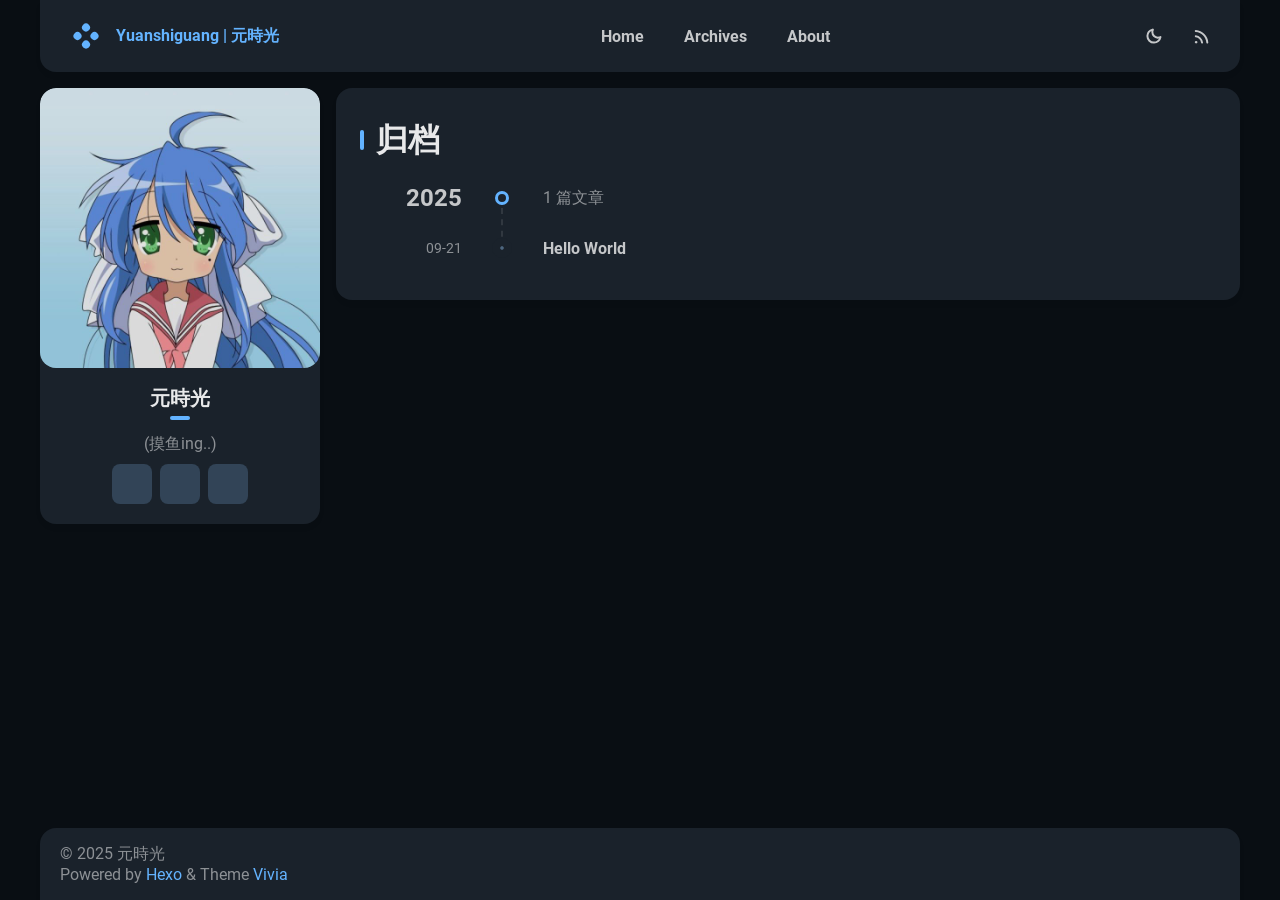
<file: archives/2025/09/index.html>
<!DOCTYPE html>


<html theme="dark" showBanner="true" hasBanner="false" > 
<link href="https://cdn.staticfile.org/font-awesome/6.4.2/css/fontawesome.min.css" rel="stylesheet">
<link href="https://cdn.staticfile.org/font-awesome/6.4.2/css/brands.min.css" rel="stylesheet">
<link href="https://cdn.staticfile.org/font-awesome/6.4.2/css/solid.min.css" rel="stylesheet">
<script src="/js/color.global.min.js" ></script>
<script src="/js/load-settings.js" ></script>
<head>
  <meta charset="utf-8">
  
  
  

  
  <title>归档: 2025/9 | Yuanshiguang | 元時光</title>
  <meta name="viewport" content="width=device-width, initial-scale=1, shrink-to-fit=no">

  <link rel="preload" href="/css/fonts/Roboto-Regular.ttf" as="font" type="font/ttf" crossorigin="anonymous">
  <link rel="preload" href="/css/fonts/Roboto-Bold.ttf" as="font" type="font/ttf" crossorigin="anonymous">

  <meta property="og:type" content="website">
<meta property="og:title" content="Yuanshiguang | 元時光">
<meta property="og:url" content="http://example.com/archives/2025/09/index.html">
<meta property="og:site_name" content="Yuanshiguang | 元時光">
<meta property="og:locale" content="zh_CN">
<meta property="article:author" content="元时光">
<meta name="twitter:card" content="summary">
  
    <link rel="alternate" href="/atom.xml" title="Yuanshiguang | 元時光" type="application/atom+xml">
  
  
    <link rel="shortcut icon" href="/favicon.png">
  
  
<link rel="stylesheet" href="/css/style.css">

<meta name="generator" content="Hexo 7.3.0"></head>

<body>
  
   
  <div id="main-grid" class="  ">
    <div id="nav" class=""  >
      <navbar id="navbar">
  <nav id="title-nav">
    <a href="/">
      <div id="vivia-logo">
        <div class="dot"></div>
        <div class="dot"></div>
        <div class="dot"></div>
        <div class="dot"></div>
      </div>
      <div>Yuanshiguang | 元時光 </div>
    </a>
  </nav>
  <nav id="main-nav">
    
      <a class="main-nav-link" href="/">Home</a>
    
      <a class="main-nav-link" href="/archives">Archives</a>
    
      <a class="main-nav-link" href="/about">About</a>
    
  </nav>
  <nav id="sub-nav">
    <a id="theme-btn" class="nav-icon">
      <span class="light-mode-icon"><svg xmlns="http://www.w3.org/2000/svg" height="20" viewBox="0 -960 960 960" width="20"><path d="M438.5-829.913v-48q0-17.452 11.963-29.476 11.964-12.024 29.326-12.024 17.363 0 29.537 12.024t12.174 29.476v48q0 17.452-11.963 29.476-11.964 12.024-29.326 12.024-17.363 0-29.537-12.024T438.5-829.913Zm0 747.826v-48q0-17.452 11.963-29.476 11.964-12.024 29.326-12.024 17.363 0 29.537 12.024t12.174 29.476v48q0 17.452-11.963 29.476-11.964 12.024-29.326 12.024-17.363 0-29.537-12.024T438.5-82.087ZM877.913-438.5h-48q-17.452 0-29.476-11.963-12.024-11.964-12.024-29.326 0-17.363 12.024-29.537t29.476-12.174h48q17.452 0 29.476 11.963 12.024 11.964 12.024 29.326 0 17.363-12.024 29.537T877.913-438.5Zm-747.826 0h-48q-17.452 0-29.476-11.963-12.024-11.964-12.024-29.326 0-17.363 12.024-29.537T82.087-521.5h48q17.452 0 29.476 11.963 12.024 11.964 12.024 29.326 0 17.363-12.024 29.537T130.087-438.5Zm660.174-290.87-34.239 32q-12.913 12.674-29.565 12.174-16.653-.5-29.327-13.174-12.674-12.673-12.554-28.826.12-16.152 12.794-28.826l33-35q12.913-12.674 30.454-12.674t30.163 12.847q12.709 12.846 12.328 30.826-.38 17.98-13.054 30.653ZM262.63-203.978l-32 34q-12.913 12.674-30.454 12.674t-30.163-12.847q-12.709-12.846-12.328-30.826.38-17.98 13.054-30.653l33.239-31q12.913-12.674 29.565-12.174 16.653.5 29.327 13.174 12.674 12.673 12.554 28.826-.12 16.152-12.794 28.826Zm466.74 33.239-32-33.239q-12.674-12.913-12.174-29.565.5-16.653 13.174-29.327 12.673-12.674 28.826-13.054 16.152-.38 28.826 12.294l35 33q12.674 12.913 12.674 30.454t-12.847 30.163q-12.846 12.709-30.826 12.328-17.98-.38-30.653-13.054ZM203.978-697.37l-34-33q-12.674-12.913-13.174-29.945-.5-17.033 12.174-29.707t31.326-13.293q18.653-.62 31.326 13.054l32 34.239q11.674 12.913 11.174 29.565-.5 16.653-13.174 29.327-12.673 12.674-28.826 12.554-16.152-.12-28.826-12.794ZM480-240q-100 0-170-70t-70-170q0-100 70-170t170-70q100 0 170 70t70 170q0 100-70 170t-170 70Zm-.247-82q65.703 0 111.475-46.272Q637-414.544 637-480.247t-45.525-111.228Q545.95-637 480.247-637t-111.475 45.525Q323-545.95 323-480.247t45.525 111.975Q414.05-322 479.753-322ZM481-481Z"/></svg></span>
      <span class="dark-mode-icon"><svg xmlns="http://www.w3.org/2000/svg" height="20" viewBox="0 -960 960 960" width="20"><path d="M480.239-116.413q-152.63 0-258.228-105.478Q116.413-327.37 116.413-480q0-130.935 77.739-227.435t206.304-125.043q43.022-9.631 63.87 10.869t3.478 62.805q-8.891 22.043-14.315 44.463-5.424 22.42-5.424 46.689 0 91.694 64.326 155.879 64.325 64.186 156.218 64.186 24.369 0 46.978-4.946 22.609-4.945 44.413-14.076 42.826-17.369 62.967 1.142 20.142 18.511 10.511 61.054Q807.174-280 712.63-198.206q-94.543 81.793-232.391 81.793Zm0-95q79.783 0 143.337-40.217 63.554-40.218 95.793-108.283-15.608 4.044-31.097 5.326-15.49 1.283-31.859.805-123.706-4.066-210.777-90.539-87.071-86.473-91.614-212.092-.24-16.369.923-31.978 1.164-15.609 5.446-30.978-67.826 32.478-108.282 96.152Q211.652-559.543 211.652-480q0 111.929 78.329 190.258 78.329 78.329 190.258 78.329ZM466.13-465.891Z"/></svg></span>
    </a>
    
      <a id="nav-rss-link" class="nav-icon mobile-hide" href="/atom.xml" title="RSS 订阅">
        <svg xmlns="http://www.w3.org/2000/svg" height="20" viewBox="0 -960 960 960" width="20"><path d="M198-120q-25.846 0-44.23-18.384-18.384-18.385-18.384-44.23 0-25.846 18.384-44.23 18.384-18.385 44.23-18.385 25.846 0 44.23 18.385 18.384 18.384 18.384 44.23 0 25.845-18.384 44.23Q223.846-120 198-120Zm538.385 0q-18.846 0-32.923-13.769-14.076-13.769-15.922-33.23-8.692-100.616-51.077-188.654-42.385-88.039-109.885-155.539-67.5-67.501-155.539-109.885Q283-663.462 182.385-672.154q-19.461-1.846-33.23-16.23-13.769-14.385-13.769-33.846t14.076-32.922q14.077-13.461 32.923-12.23 120.076 8.692 226.038 58.768 105.961 50.077 185.73 129.846 79.769 79.769 129.846 185.731 50.077 105.961 58.769 226.038 1.231 18.846-12.538 32.922Q756.461-120 736.385-120Zm-252 0q-18.231 0-32.423-13.461t-18.653-33.538Q418.155-264.23 348.886-333.5q-69.27-69.27-166.501-84.423-20.077-4.462-33.538-18.961-13.461-14.5-13.461-33.346 0-19.076 13.884-33.23 13.884-14.153 33.115-10.922 136.769 15.384 234.384 112.999 97.615 97.615 112.999 234.384 3.231 19.23-10.538 33.115Q505.461-120 484.385-120Z"/></svg>
      </a>
    
    <div id="nav-menu-btn" class="nav-icon">
      <svg xmlns="http://www.w3.org/2000/svg" height="20" viewBox="0 -960 960 960" width="20"><path d="M177.37-252.282q-17.453 0-29.477-11.964-12.024-11.963-12.024-29.326t12.024-29.537q12.024-12.174 29.477-12.174h605.26q17.453 0 29.477 11.964 12.024 11.963 12.024 29.326t-12.024 29.537q-12.024 12.174-29.477 12.174H177.37Zm0-186.218q-17.453 0-29.477-11.963-12.024-11.964-12.024-29.326 0-17.363 12.024-29.537T177.37-521.5h605.26q17.453 0 29.477 11.963 12.024 11.964 12.024 29.326 0 17.363-12.024 29.537T782.63-438.5H177.37Zm0-186.217q-17.453 0-29.477-11.964-12.024-11.963-12.024-29.326t12.024-29.537q12.024-12.174 29.477-12.174h605.26q17.453 0 29.477 11.964 12.024 11.963 12.024 29.326t-12.024 29.537q-12.024 12.174-29.477 12.174H177.37Z"/></svg>
    </div>
  </nav>
</navbar>
<div id="nav-dropdown" class="hidden">
  <div id="dropdown-link-list">
    
      <a class="nav-dropdown-link" href="/">Home</a>
    
      <a class="nav-dropdown-link" href="/archives">Archives</a>
    
      <a class="nav-dropdown-link" href="/about">About</a>
    
    
      <a class="nav-dropdown-link" href="/atom.xml" title="RSS 订阅">RSS</a>
     
    </div>
</div>
<script>
  let dropdownBtn = document.getElementById("nav-menu-btn");
  let dropdownEle = document.getElementById("nav-dropdown");
  dropdownBtn.onclick = function() {
    dropdownEle.classList.toggle("hidden");
  }
</script>
    </div>
    <div id="sidebar-wrapper">
      <sidebar id="sidebar">
  
    <div class="widget-wrap">
  <div class="info-card">
    <div class="avatar">
      
        <image src=/images/avatar.png></image>
      
      <div class="img-dim"></div>
    </div>
    <div class="info">
      <div class="username">元時光 </div>
      <div class="dot"></div>
      <div class="subtitle">(摸鱼ing..) </div>
      <div class="link-list">
        
          <a class="link-btn" target="_blank" rel="noopener" href="https://twitter.com/yuanshiguang" title="Twitter"><i class="fa-brands fa-twitter"></i></a>
        
          <a class="link-btn" target="_blank" rel="noopener" href="https://steamcommunity.com/profiles/76561199761329825/" title="Steam"><i class="fa-brands fa-steam"></i></a>
        
          <a class="link-btn" target="_blank" rel="noopener" href="https://github.com/yuan-shiguang" title="GitHub"><i class="fa-brands fa-github"></i></a>
         
      </div>  
    </div>
  </div>
</div>

  
  <div class="sticky">
    
      



    
      

    
  </div>
</sidebar>
    </div>
    <div id="content-body">
       

<div class="archive-main-card">
    <div class="archive-top">
      <div class="main-title-bar">
        <div class="main-title-dot"></div>
        <h1 class="article-title">归档</h1>
      </div>    
    </div>
    
    
      
      
        
        <div class="year-line">
            <div class="year-num">2025</div>
            <div class="dot-wrapper">
                <div class="dot"></div>
            </div>
            <div class="article-count">1 篇文章</div>
        </div>
      
      <a class="archive-article-link" href="/2025/09/21/hello-world/" title="Hello World">
        <div class="date">09-21</div>
        <div class="line">
            <div class="dot"></div>
        </div>
        <div class="title">
            <div class="title-inner">
                
                    Hello World
                
            </div>
        </div>
        <div class="tags">
            
        </div>
      </a>
    
  </div>
    </div>
    <div id="footer-wrapper">
      <footer id="footer">
  
  <div id="footer-info" class="inner">
    
    &copy; 2025 元時光<br>
    Powered by <a href="https://hexo.io/" target="_blank">Hexo</a> & Theme <a target="_blank" rel="noopener" href="https://github.com/saicaca/hexo-theme-vivia">Vivia</a>
  </div>
</footer>

    </div>
    <div class="back-to-top-wrapper">
    <button id="back-to-top-btn" class="back-to-top-btn hide" onclick="topFunction()">
        <i class="fa-solid fa-angle-up"></i>
    </button>
</div>

<script>
    function topFunction() {
        window.scroll({ top: 0, behavior: 'smooth' });
    }
    let btn = document.getElementById('back-to-top-btn');
    function scrollFunction() {
        if (document.body.scrollTop > 600 || document.documentElement.scrollTop > 600) {
            btn.classList.remove('hide')
        } else {
            btn.classList.add('hide')
        }
    }
    window.onscroll = function() {
        scrollFunction();
    }
</script>

  </div>
  <script src="/js/light-dark-switch.js"></script>
</body>
</html>
</file>
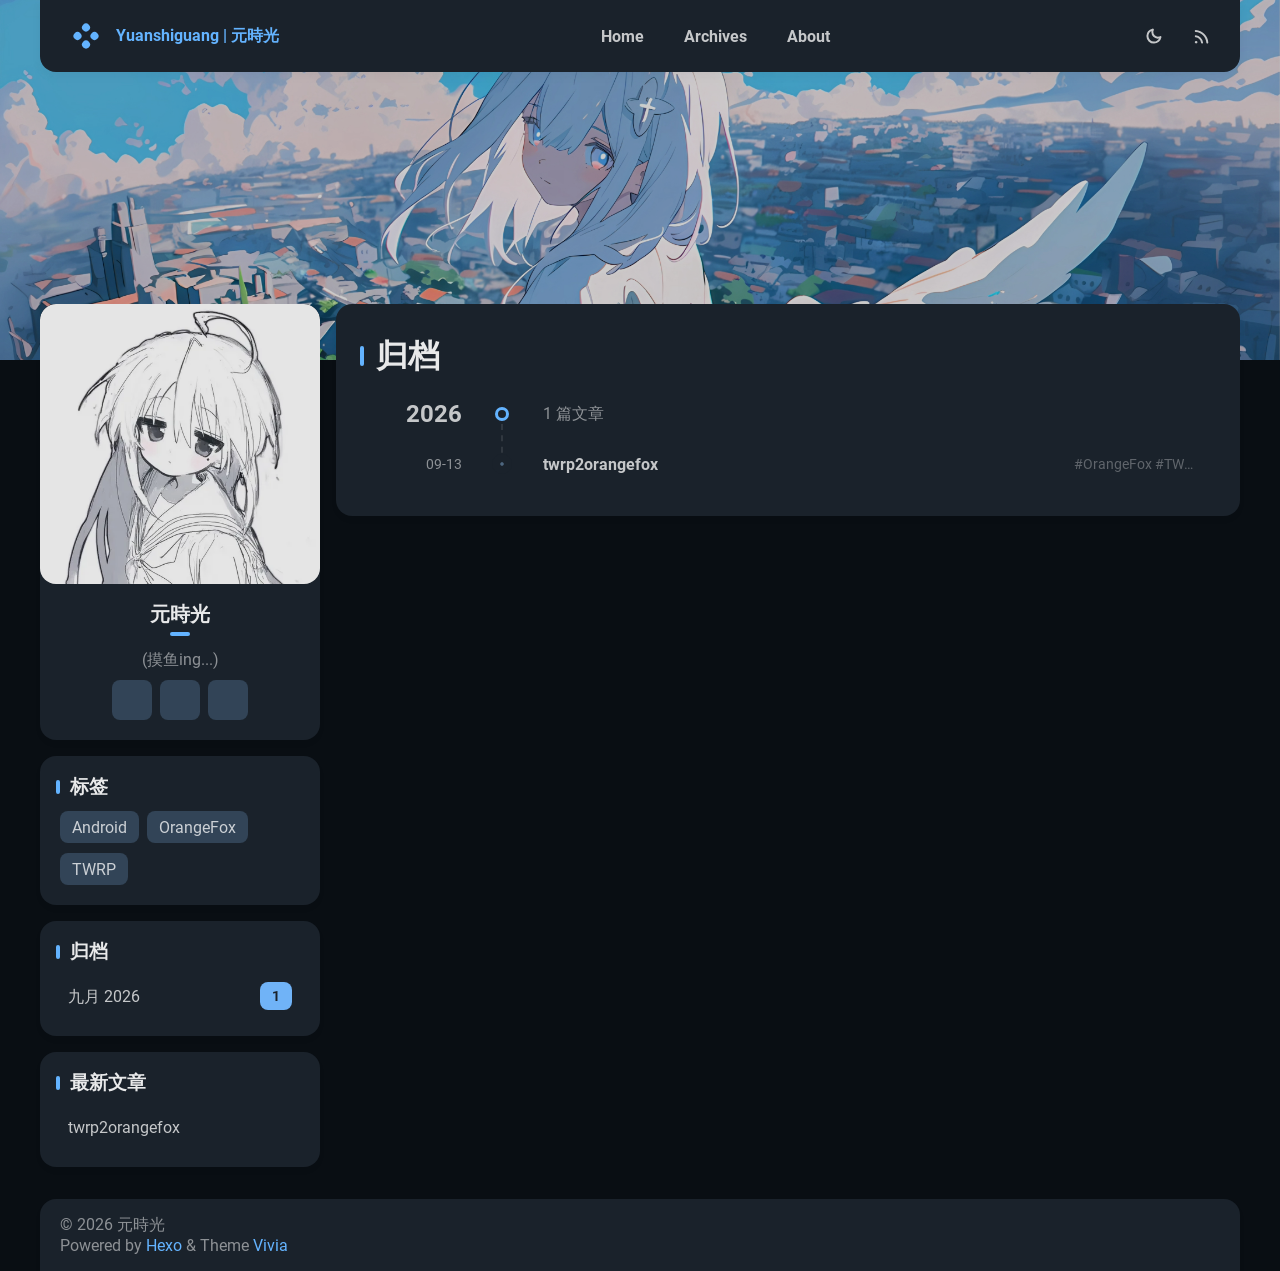
<file: archives/2026/09/index.html>
<!DOCTYPE html>


<html theme="dark" showBanner="true" hasBanner="true" > 
<link href="https://cdn.staticfile.org/font-awesome/6.4.2/css/fontawesome.min.css" rel="stylesheet">
<link href="https://cdn.staticfile.org/font-awesome/6.4.2/css/brands.min.css" rel="stylesheet">
<link href="https://cdn.staticfile.org/font-awesome/6.4.2/css/solid.min.css" rel="stylesheet">
<script src="/js/color.global.min.js" ></script>
<script src="/js/load-settings.js" ></script>
<head>
  <meta charset="utf-8">
  
  
  

  
  <title>归档: 2026/9 | Yuanshiguang | 元時光</title>
  <meta name="viewport" content="width=device-width, initial-scale=1, shrink-to-fit=no">

  <link rel="preload" href="/css/fonts/Roboto-Regular.ttf" as="font" type="font/ttf" crossorigin="anonymous">
  <link rel="preload" href="/css/fonts/Roboto-Bold.ttf" as="font" type="font/ttf" crossorigin="anonymous">

  <meta property="og:type" content="website">
<meta property="og:title" content="Yuanshiguang | 元時光">
<meta property="og:url" content="http://example.com/archives/2026/09/index.html">
<meta property="og:site_name" content="Yuanshiguang | 元時光">
<meta property="og:locale" content="zh_CN">
<meta property="article:author" content="元時光">
<meta name="twitter:card" content="summary">
  
    <link rel="alternate" href="/atom.xml" title="Yuanshiguang | 元時光" type="application/atom+xml">
  
  
    <link rel="shortcut icon" href="/favicon.png">
  
  
  
<link rel="stylesheet" href="/css/style.css">

<meta name="generator" content="Hexo 8.1.2"></head>

<body>
  
  
    
<div id="banner" class="">
  <img src="/banner.jpg" itemprop="image">
  <div id="banner-dim"></div>
</div>
 
   
  <div id="main-grid" class="  ">
    <div id="nav" class=""  >
      <navbar id="navbar">
  <nav id="title-nav">
    <a href="/">
      <div id="vivia-logo">
        <div class="dot"></div>
        <div class="dot"></div>
        <div class="dot"></div>
        <div class="dot"></div>
      </div>
      <div>Yuanshiguang | 元時光 </div>
    </a>
  </nav>
  <nav id="main-nav">
    
      <a class="main-nav-link" href="/">Home</a>
    
      <a class="main-nav-link" href="/archives">Archives</a>
    
      <a class="main-nav-link" href="/about">About</a>
    
  </nav>
  <nav id="sub-nav">
    <a id="theme-btn" class="nav-icon">
      <span class="light-mode-icon"><svg xmlns="http://www.w3.org/2000/svg" height="20" viewBox="0 -960 960 960" width="20"><path d="M438.5-829.913v-48q0-17.452 11.963-29.476 11.964-12.024 29.326-12.024 17.363 0 29.537 12.024t12.174 29.476v48q0 17.452-11.963 29.476-11.964 12.024-29.326 12.024-17.363 0-29.537-12.024T438.5-829.913Zm0 747.826v-48q0-17.452 11.963-29.476 11.964-12.024 29.326-12.024 17.363 0 29.537 12.024t12.174 29.476v48q0 17.452-11.963 29.476-11.964 12.024-29.326 12.024-17.363 0-29.537-12.024T438.5-82.087ZM877.913-438.5h-48q-17.452 0-29.476-11.963-12.024-11.964-12.024-29.326 0-17.363 12.024-29.537t29.476-12.174h48q17.452 0 29.476 11.963 12.024 11.964 12.024 29.326 0 17.363-12.024 29.537T877.913-438.5Zm-747.826 0h-48q-17.452 0-29.476-11.963-12.024-11.964-12.024-29.326 0-17.363 12.024-29.537T82.087-521.5h48q17.452 0 29.476 11.963 12.024 11.964 12.024 29.326 0 17.363-12.024 29.537T130.087-438.5Zm660.174-290.87-34.239 32q-12.913 12.674-29.565 12.174-16.653-.5-29.327-13.174-12.674-12.673-12.554-28.826.12-16.152 12.794-28.826l33-35q12.913-12.674 30.454-12.674t30.163 12.847q12.709 12.846 12.328 30.826-.38 17.98-13.054 30.653ZM262.63-203.978l-32 34q-12.913 12.674-30.454 12.674t-30.163-12.847q-12.709-12.846-12.328-30.826.38-17.98 13.054-30.653l33.239-31q12.913-12.674 29.565-12.174 16.653.5 29.327 13.174 12.674 12.673 12.554 28.826-.12 16.152-12.794 28.826Zm466.74 33.239-32-33.239q-12.674-12.913-12.174-29.565.5-16.653 13.174-29.327 12.673-12.674 28.826-13.054 16.152-.38 28.826 12.294l35 33q12.674 12.913 12.674 30.454t-12.847 30.163q-12.846 12.709-30.826 12.328-17.98-.38-30.653-13.054ZM203.978-697.37l-34-33q-12.674-12.913-13.174-29.945-.5-17.033 12.174-29.707t31.326-13.293q18.653-.62 31.326 13.054l32 34.239q11.674 12.913 11.174 29.565-.5 16.653-13.174 29.327-12.673 12.674-28.826 12.554-16.152-.12-28.826-12.794ZM480-240q-100 0-170-70t-70-170q0-100 70-170t170-70q100 0 170 70t70 170q0 100-70 170t-170 70Zm-.247-82q65.703 0 111.475-46.272Q637-414.544 637-480.247t-45.525-111.228Q545.95-637 480.247-637t-111.475 45.525Q323-545.95 323-480.247t45.525 111.975Q414.05-322 479.753-322ZM481-481Z"/></svg></span>
      <span class="dark-mode-icon"><svg xmlns="http://www.w3.org/2000/svg" height="20" viewBox="0 -960 960 960" width="20"><path d="M480.239-116.413q-152.63 0-258.228-105.478Q116.413-327.37 116.413-480q0-130.935 77.739-227.435t206.304-125.043q43.022-9.631 63.87 10.869t3.478 62.805q-8.891 22.043-14.315 44.463-5.424 22.42-5.424 46.689 0 91.694 64.326 155.879 64.325 64.186 156.218 64.186 24.369 0 46.978-4.946 22.609-4.945 44.413-14.076 42.826-17.369 62.967 1.142 20.142 18.511 10.511 61.054Q807.174-280 712.63-198.206q-94.543 81.793-232.391 81.793Zm0-95q79.783 0 143.337-40.217 63.554-40.218 95.793-108.283-15.608 4.044-31.097 5.326-15.49 1.283-31.859.805-123.706-4.066-210.777-90.539-87.071-86.473-91.614-212.092-.24-16.369.923-31.978 1.164-15.609 5.446-30.978-67.826 32.478-108.282 96.152Q211.652-559.543 211.652-480q0 111.929 78.329 190.258 78.329 78.329 190.258 78.329ZM466.13-465.891Z"/></svg></span>
    </a>
    
      <a id="nav-rss-link" class="nav-icon mobile-hide" href="/atom.xml" title="RSS 订阅">
        <svg xmlns="http://www.w3.org/2000/svg" height="20" viewBox="0 -960 960 960" width="20"><path d="M198-120q-25.846 0-44.23-18.384-18.384-18.385-18.384-44.23 0-25.846 18.384-44.23 18.384-18.385 44.23-18.385 25.846 0 44.23 18.385 18.384 18.384 18.384 44.23 0 25.845-18.384 44.23Q223.846-120 198-120Zm538.385 0q-18.846 0-32.923-13.769-14.076-13.769-15.922-33.23-8.692-100.616-51.077-188.654-42.385-88.039-109.885-155.539-67.5-67.501-155.539-109.885Q283-663.462 182.385-672.154q-19.461-1.846-33.23-16.23-13.769-14.385-13.769-33.846t14.076-32.922q14.077-13.461 32.923-12.23 120.076 8.692 226.038 58.768 105.961 50.077 185.73 129.846 79.769 79.769 129.846 185.731 50.077 105.961 58.769 226.038 1.231 18.846-12.538 32.922Q756.461-120 736.385-120Zm-252 0q-18.231 0-32.423-13.461t-18.653-33.538Q418.155-264.23 348.886-333.5q-69.27-69.27-166.501-84.423-20.077-4.462-33.538-18.961-13.461-14.5-13.461-33.346 0-19.076 13.884-33.23 13.884-14.153 33.115-10.922 136.769 15.384 234.384 112.999 97.615 97.615 112.999 234.384 3.231 19.23-10.538 33.115Q505.461-120 484.385-120Z"/></svg>
      </a>
    
    <div id="nav-menu-btn" class="nav-icon">
      <svg xmlns="http://www.w3.org/2000/svg" height="20" viewBox="0 -960 960 960" width="20"><path d="M177.37-252.282q-17.453 0-29.477-11.964-12.024-11.963-12.024-29.326t12.024-29.537q12.024-12.174 29.477-12.174h605.26q17.453 0 29.477 11.964 12.024 11.963 12.024 29.326t-12.024 29.537q-12.024 12.174-29.477 12.174H177.37Zm0-186.218q-17.453 0-29.477-11.963-12.024-11.964-12.024-29.326 0-17.363 12.024-29.537T177.37-521.5h605.26q17.453 0 29.477 11.963 12.024 11.964 12.024 29.326 0 17.363-12.024 29.537T782.63-438.5H177.37Zm0-186.217q-17.453 0-29.477-11.964-12.024-11.963-12.024-29.326t12.024-29.537q12.024-12.174 29.477-12.174h605.26q17.453 0 29.477 11.964 12.024 11.963 12.024 29.326t-12.024 29.537q-12.024 12.174-29.477 12.174H177.37Z"/></svg>
    </div>
  </nav>
</navbar>
<div id="nav-dropdown" class="hidden">
  <div id="dropdown-link-list">
    
      <a class="nav-dropdown-link" href="/">Home</a>
    
      <a class="nav-dropdown-link" href="/archives">Archives</a>
    
      <a class="nav-dropdown-link" href="/about">About</a>
    
    
      <a class="nav-dropdown-link" href="/atom.xml" title="RSS 订阅">RSS</a>
     
    </div>
</div>
<script>
  let dropdownBtn = document.getElementById("nav-menu-btn");
  let dropdownEle = document.getElementById("nav-dropdown");
  dropdownBtn.onclick = function() {
    dropdownEle.classList.toggle("hidden");
  }
</script>
    </div>
    <div id="sidebar-wrapper">
      <sidebar id="sidebar">
  
    <div class="widget-wrap">
  <div class="info-card">
    <div class="avatar">
      
        <image src=/avatar.png></image>
      
      <div class="img-dim"></div>
    </div>
    <div class="info">
      <div class="username">元時光 </div>
      <div class="dot"></div>
      <div class="subtitle">(摸鱼ing...) </div>
      <div class="link-list">
        
          <a class="link-btn" target="_blank" rel="noopener" href="https://twitter.com/yuanshiguang" title="Twitter"><i class="fa-brands fa-twitter"></i></a>
        
          <a class="link-btn" href="mailto:385325061@qq.com" title="Email"><i class="fa-solid fa-at"></i></a>
        
          <a class="link-btn" target="_blank" rel="noopener" href="https://github.com/yuan-shiguang" title="GitHub"><i class="fa-brands fa-github"></i></a>
         
      </div>  
    </div>
  </div>
</div>

  
  <div class="sticky">
    
      



    
      
  <div class="widget-wrap">
    <div class="widget">
      <h3 class="widget-title">标签</h3>
      <ul class="widget-tag-list" itemprop="keywords"><li class="widget-tag-list-item"><a class="widget-tag-list-link" href="/tags/Android/" rel="tag">Android</a></li><li class="widget-tag-list-item"><a class="widget-tag-list-link" href="/tags/OrangeFox/" rel="tag">OrangeFox</a></li><li class="widget-tag-list-item"><a class="widget-tag-list-link" href="/tags/TWRP/" rel="tag">TWRP</a></li></ul>
    </div>
  </div>


    
      
  <div class="widget-wrap">
    <div class="widget">
      <h3 class="widget-title">归档</h3>
      
      
        <a class="archive-link" href="/archives/2026/09 ">
          九月 2026 
          <div class="archive-count">1 </div>
        </a>
      
    </div>
  </div>


    
      
  <div class="widget-wrap">
    <div class="widget">
      <h3 class="widget-title">最新文章</h3>
      <ul>
        
          <a class="recent-link" href="/2026/09/13/twrp2orangefox/" title="twrp2orangefox" >
            <div class="recent-link-text">
              twrp2orangefox
            </div>
          </a>
        
      </ul>
    </div>
  </div>

    
  </div>
</sidebar>
    </div>
    <div id="content-body">
       

<div class="archive-main-card">
    <div class="archive-top">
      <div class="main-title-bar">
        <div class="main-title-dot"></div>
        <h1 class="article-title">归档</h1>
      </div>    
    </div>
    
    
      
      
        
        <div class="year-line">
            <div class="year-num">2026</div>
            <div class="dot-wrapper">
                <div class="dot"></div>
            </div>
            <div class="article-count">1 篇文章</div>
        </div>
      
      <a class="archive-article-link" href="/2026/09/13/twrp2orangefox/" title="twrp2orangefox">
        <div class="date">09-13</div>
        <div class="line">
            <div class="dot"></div>
        </div>
        <div class="title">
            <div class="title-inner">
                
                    twrp2orangefox
                
            </div>
        </div>
        <div class="tags">
            #OrangeFox #TWRP #Android
        </div>
      </a>
    
  </div>
    </div>
    <div id="footer-wrapper">
      <footer id="footer">
  
  <div id="footer-info" class="inner">
    
    &copy; 2026 元時光<br>
    Powered by <a href="https://hexo.io/" target="_blank">Hexo</a> & Theme <a target="_blank" rel="noopener" href="https://github.com/saicaca/hexo-theme-vivia">Vivia</a>
  </div>
</footer>

    </div>
    <div class="back-to-top-wrapper">
    <button id="back-to-top-btn" class="back-to-top-btn hide" onclick="topFunction()">
        <i class="fa-solid fa-angle-up"></i>
    </button>
</div>

<script>
    function topFunction() {
        window.scroll({ top: 0, behavior: 'smooth' });
    }
    let btn = document.getElementById('back-to-top-btn');
    function scrollFunction() {
        if (document.body.scrollTop > 600 || document.documentElement.scrollTop > 600) {
            btn.classList.remove('hide')
        } else {
            btn.classList.add('hide')
        }
    }
    window.onscroll = function() {
        scrollFunction();
    }
</script>

  </div>
  <script src="/js/light-dark-switch.js"></script>
</body>
</html>
</file>
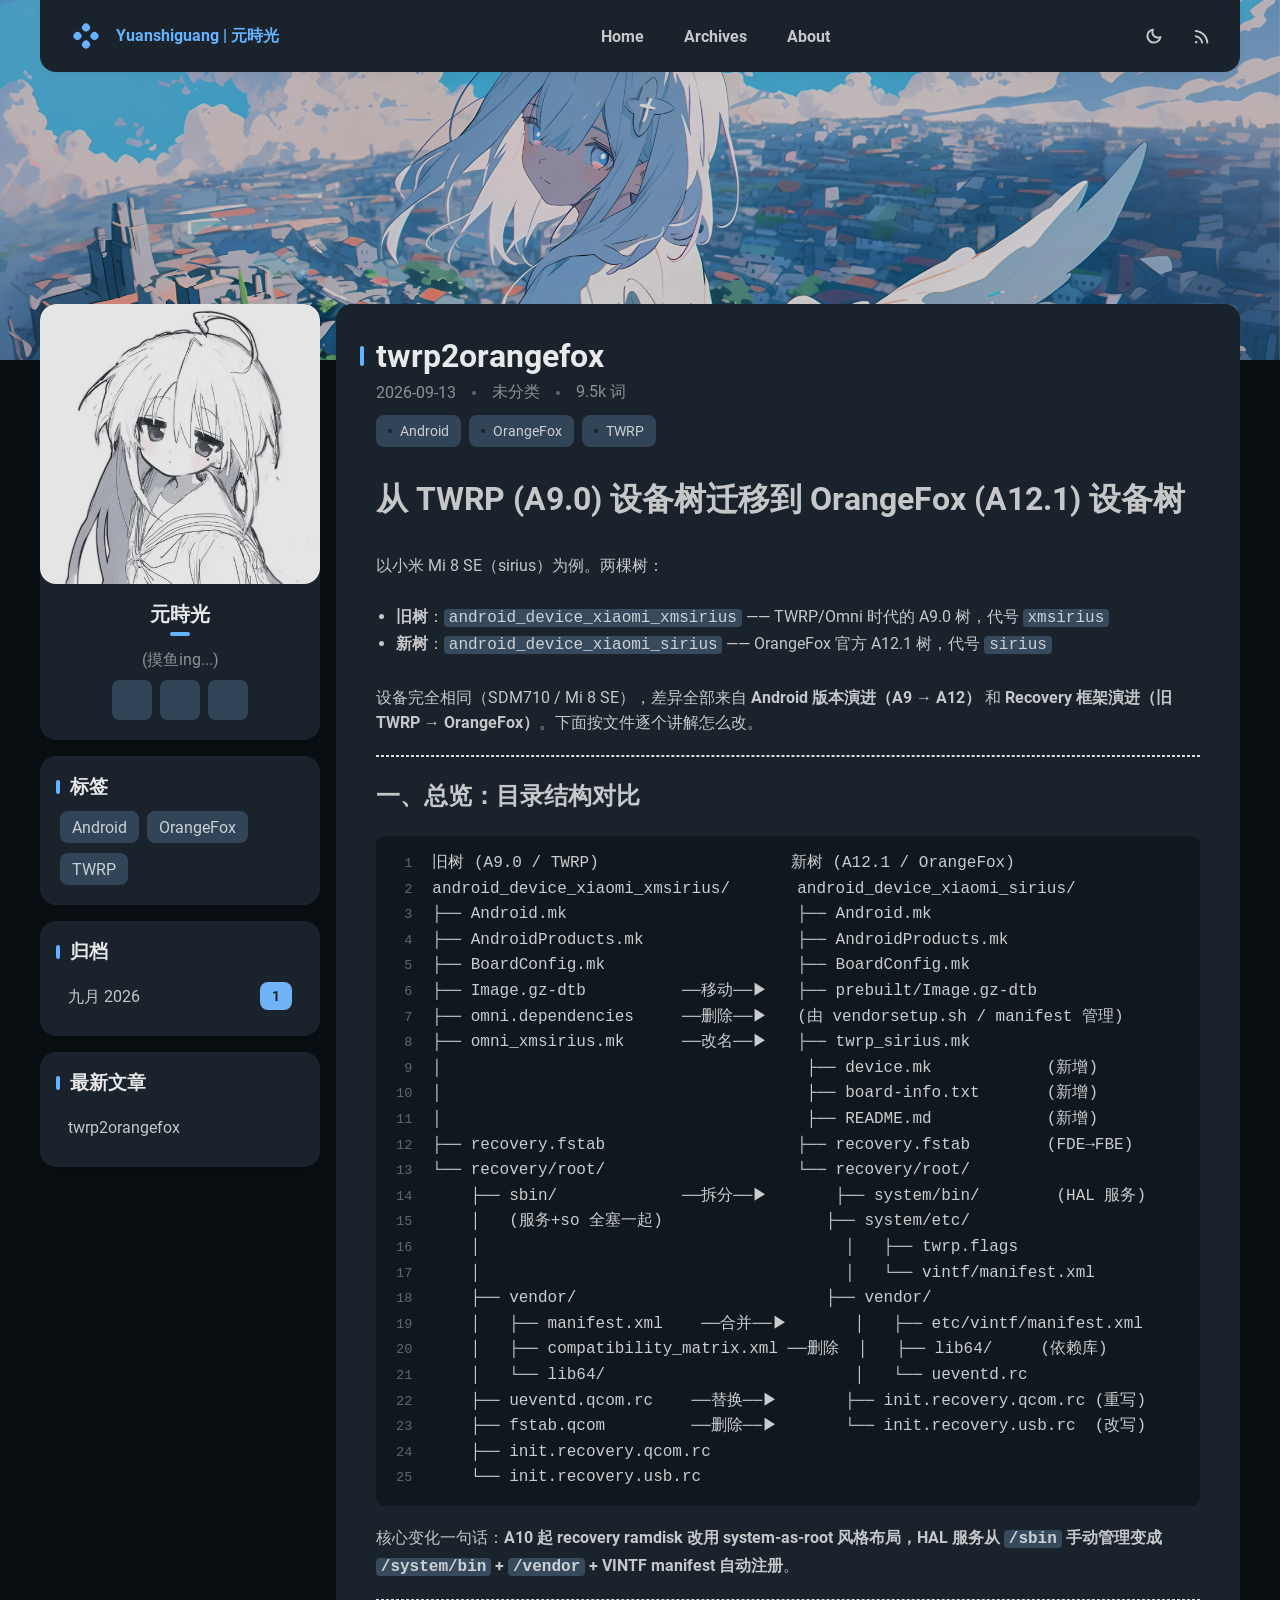
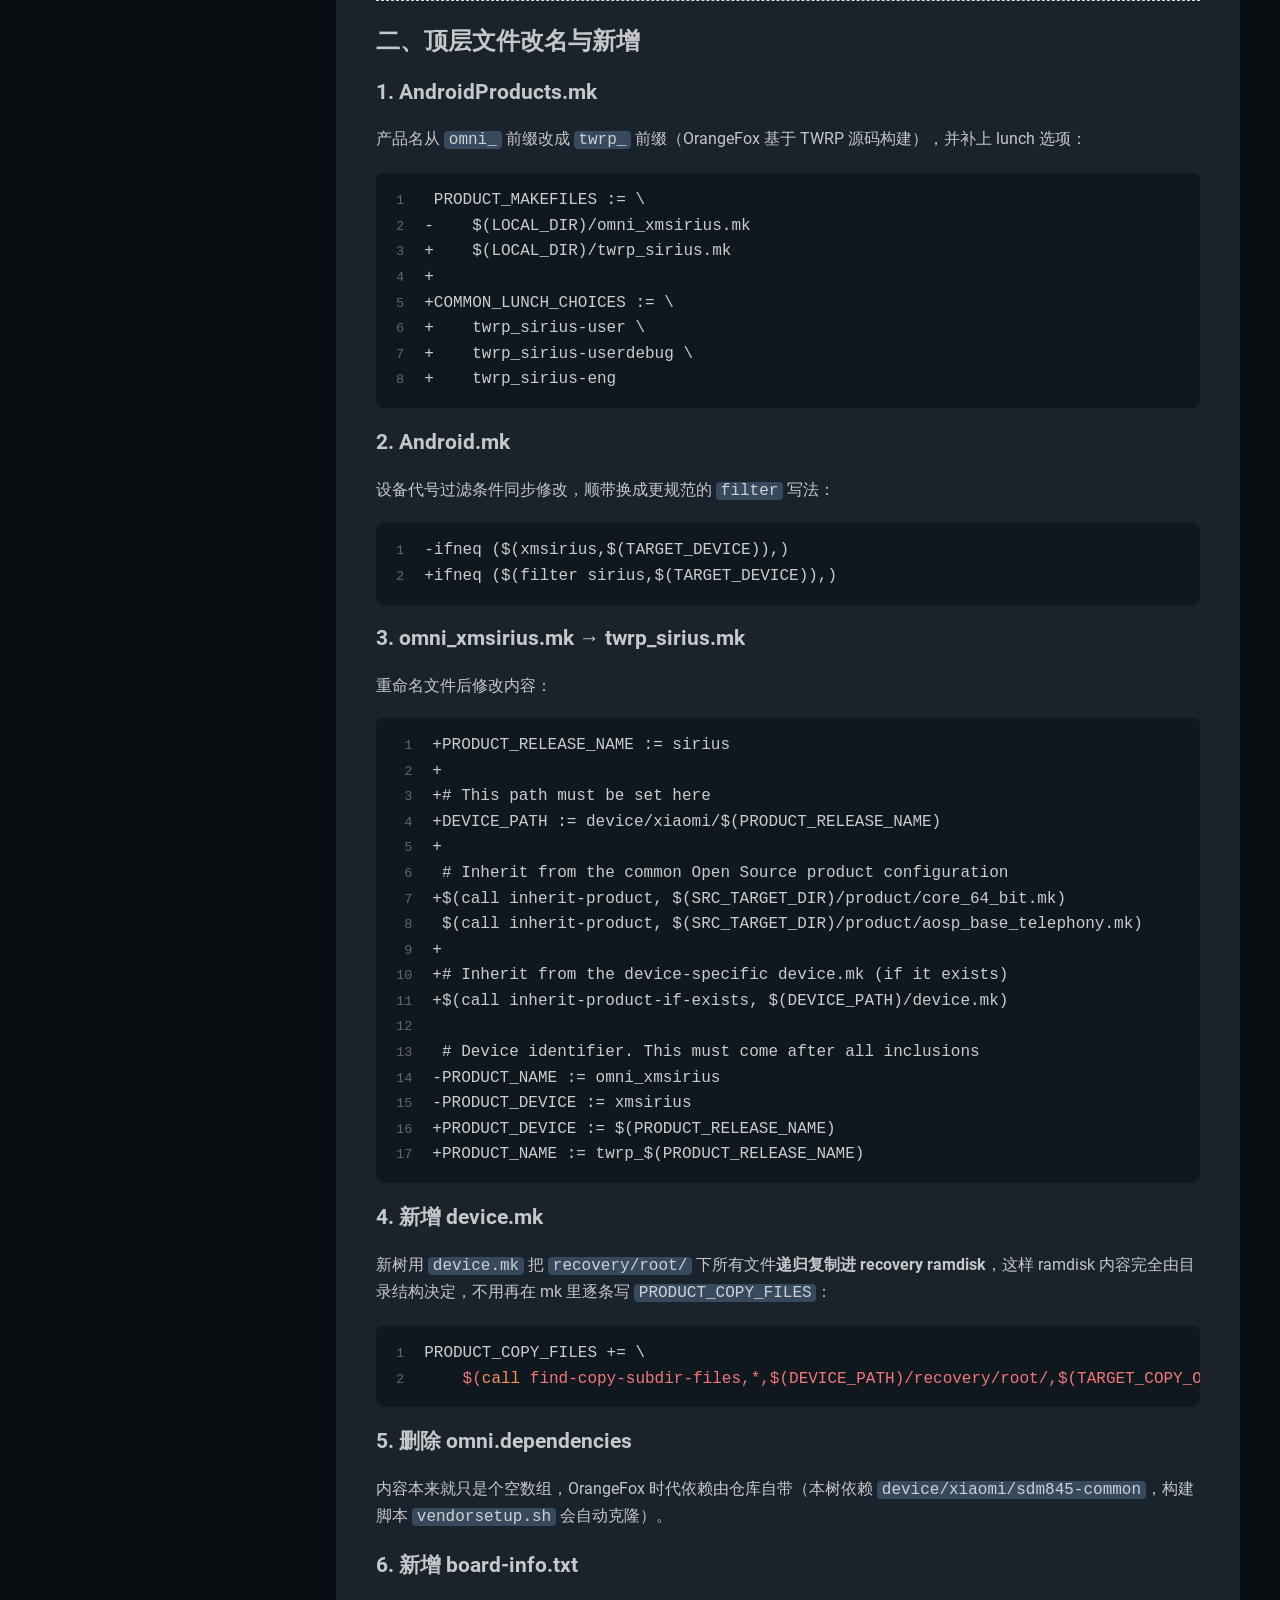
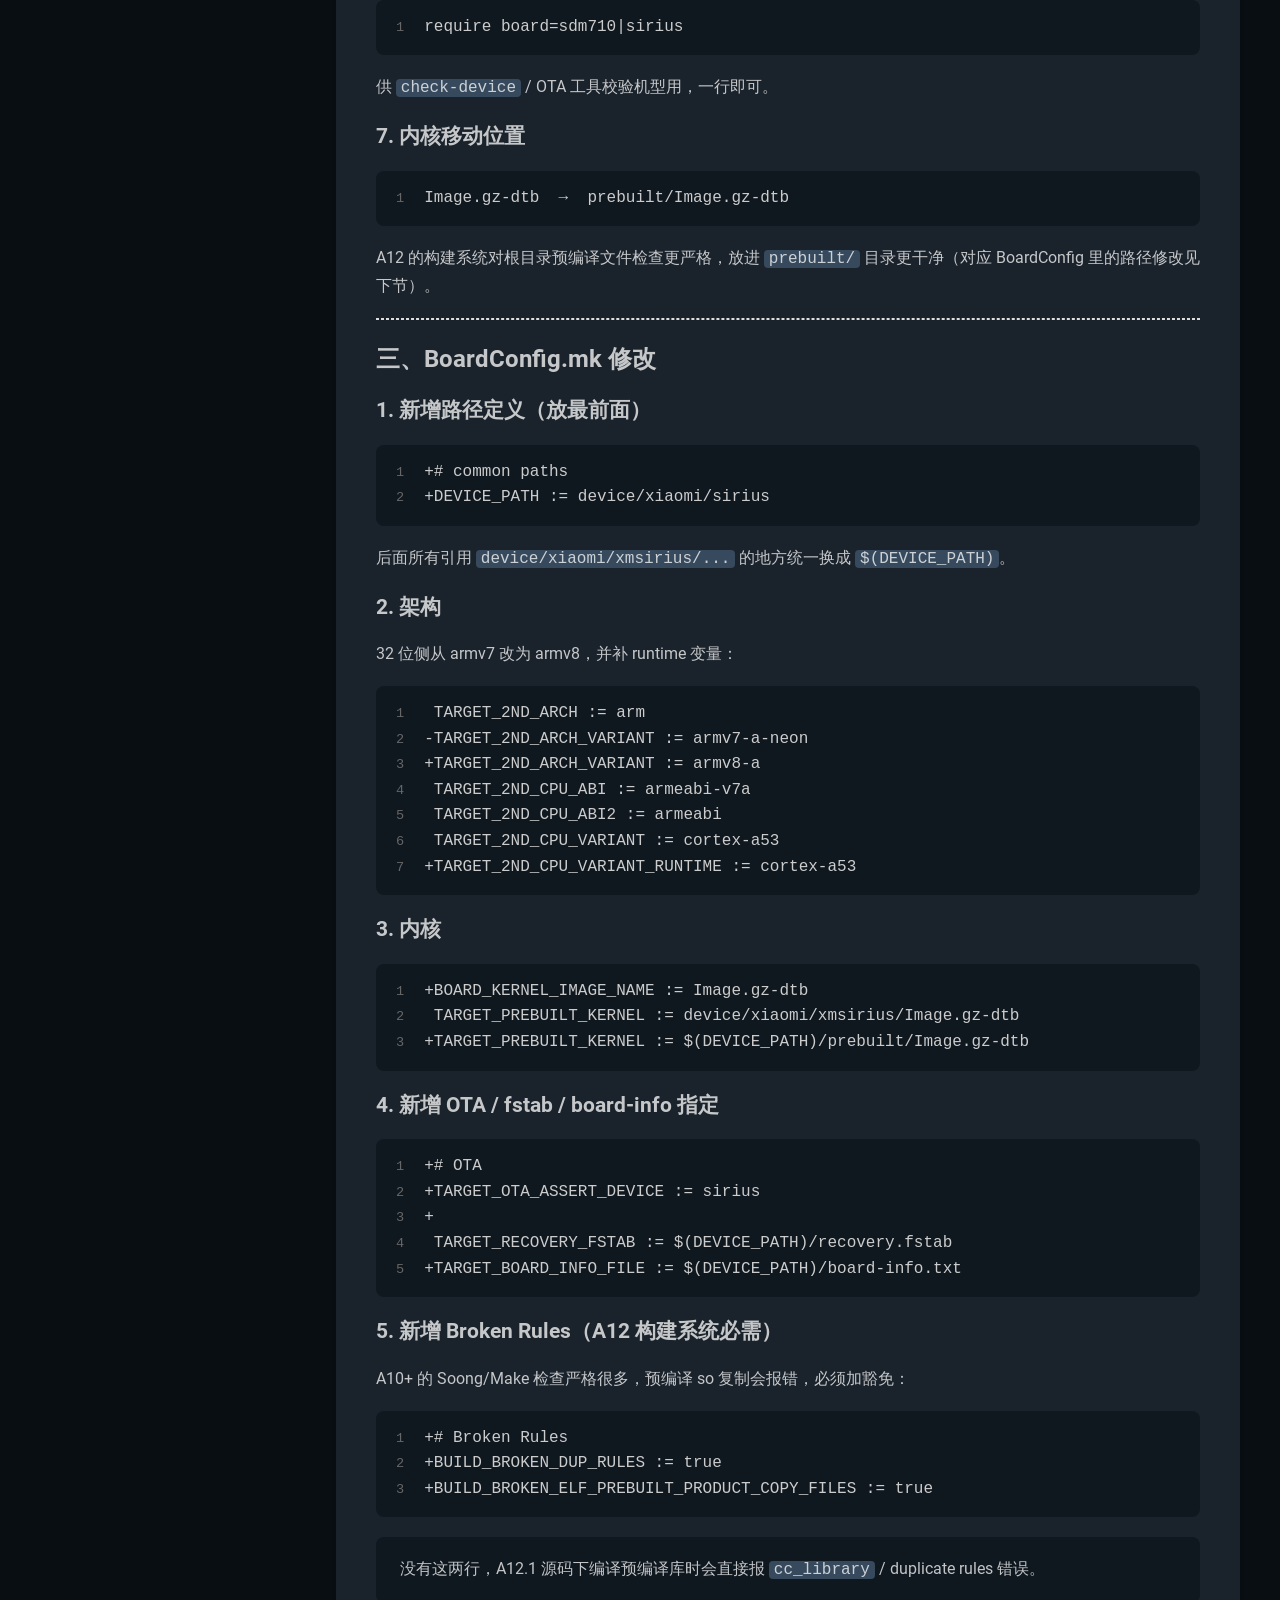
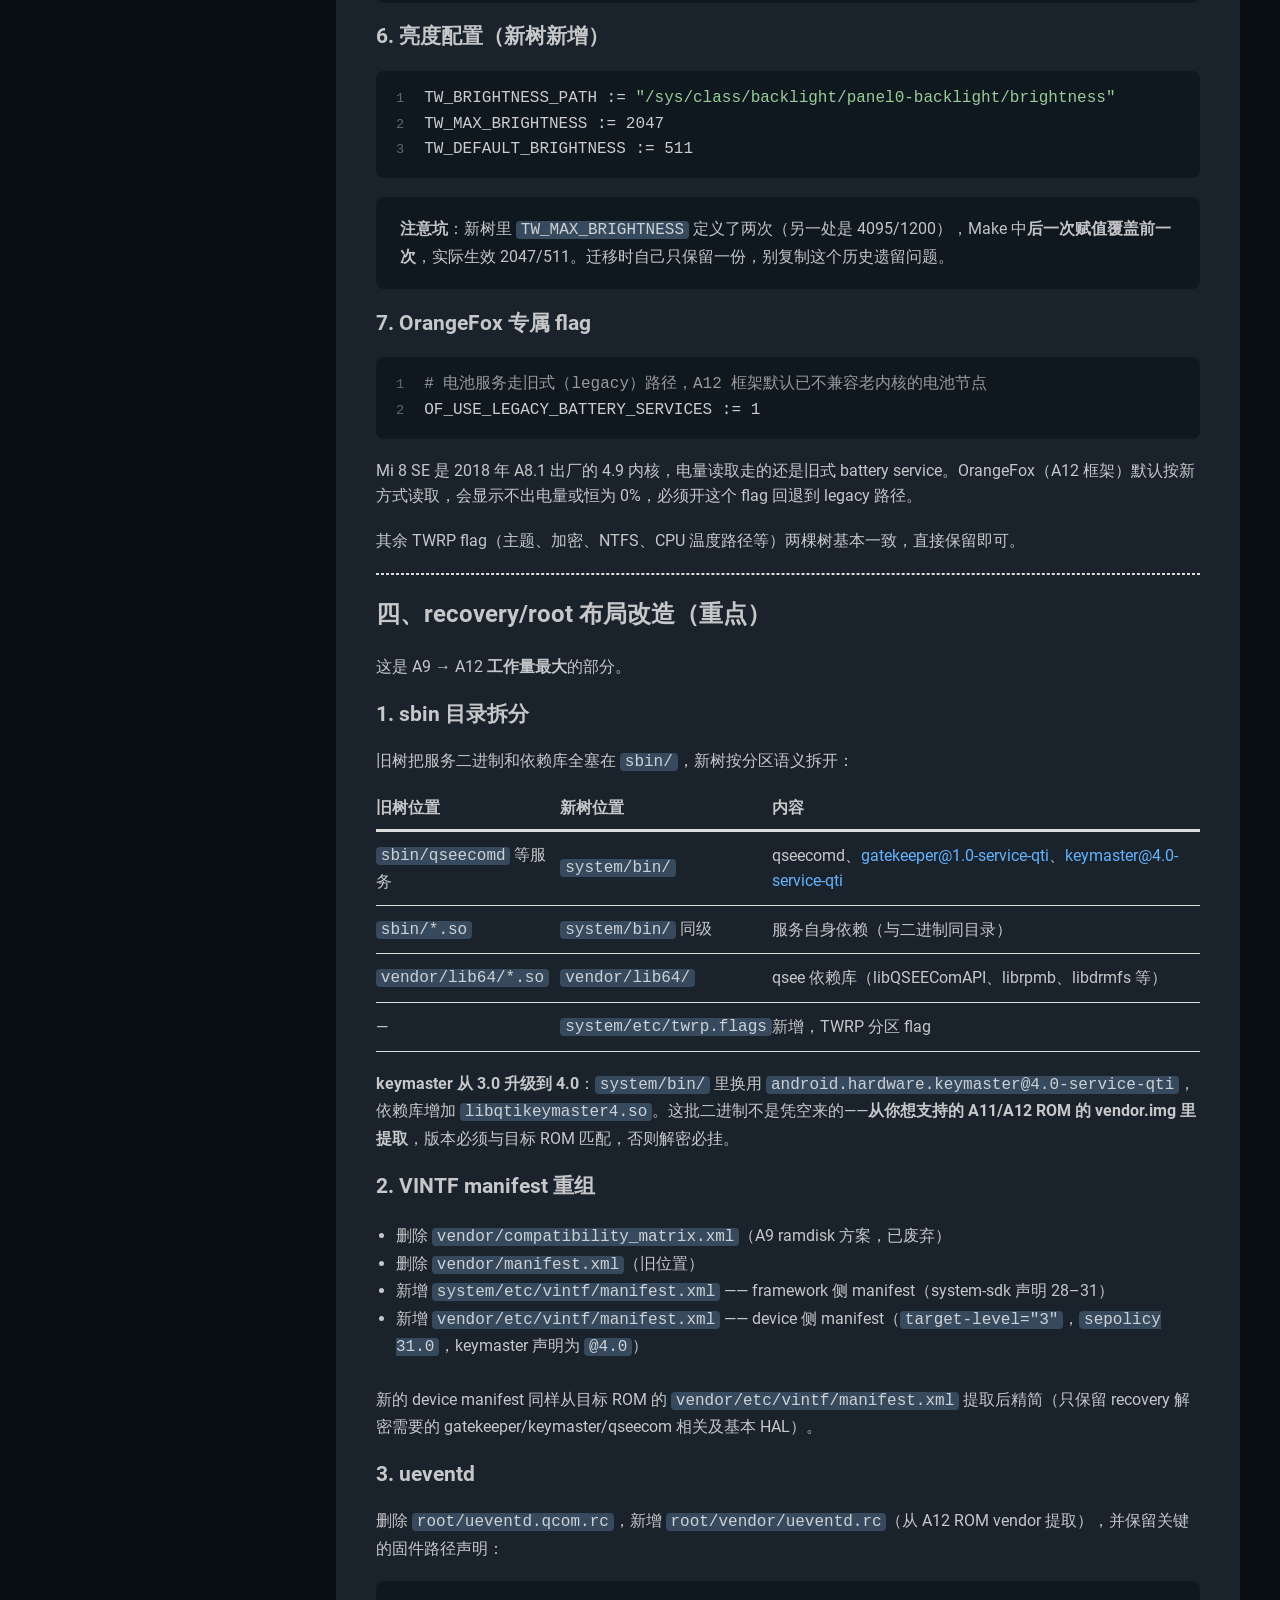
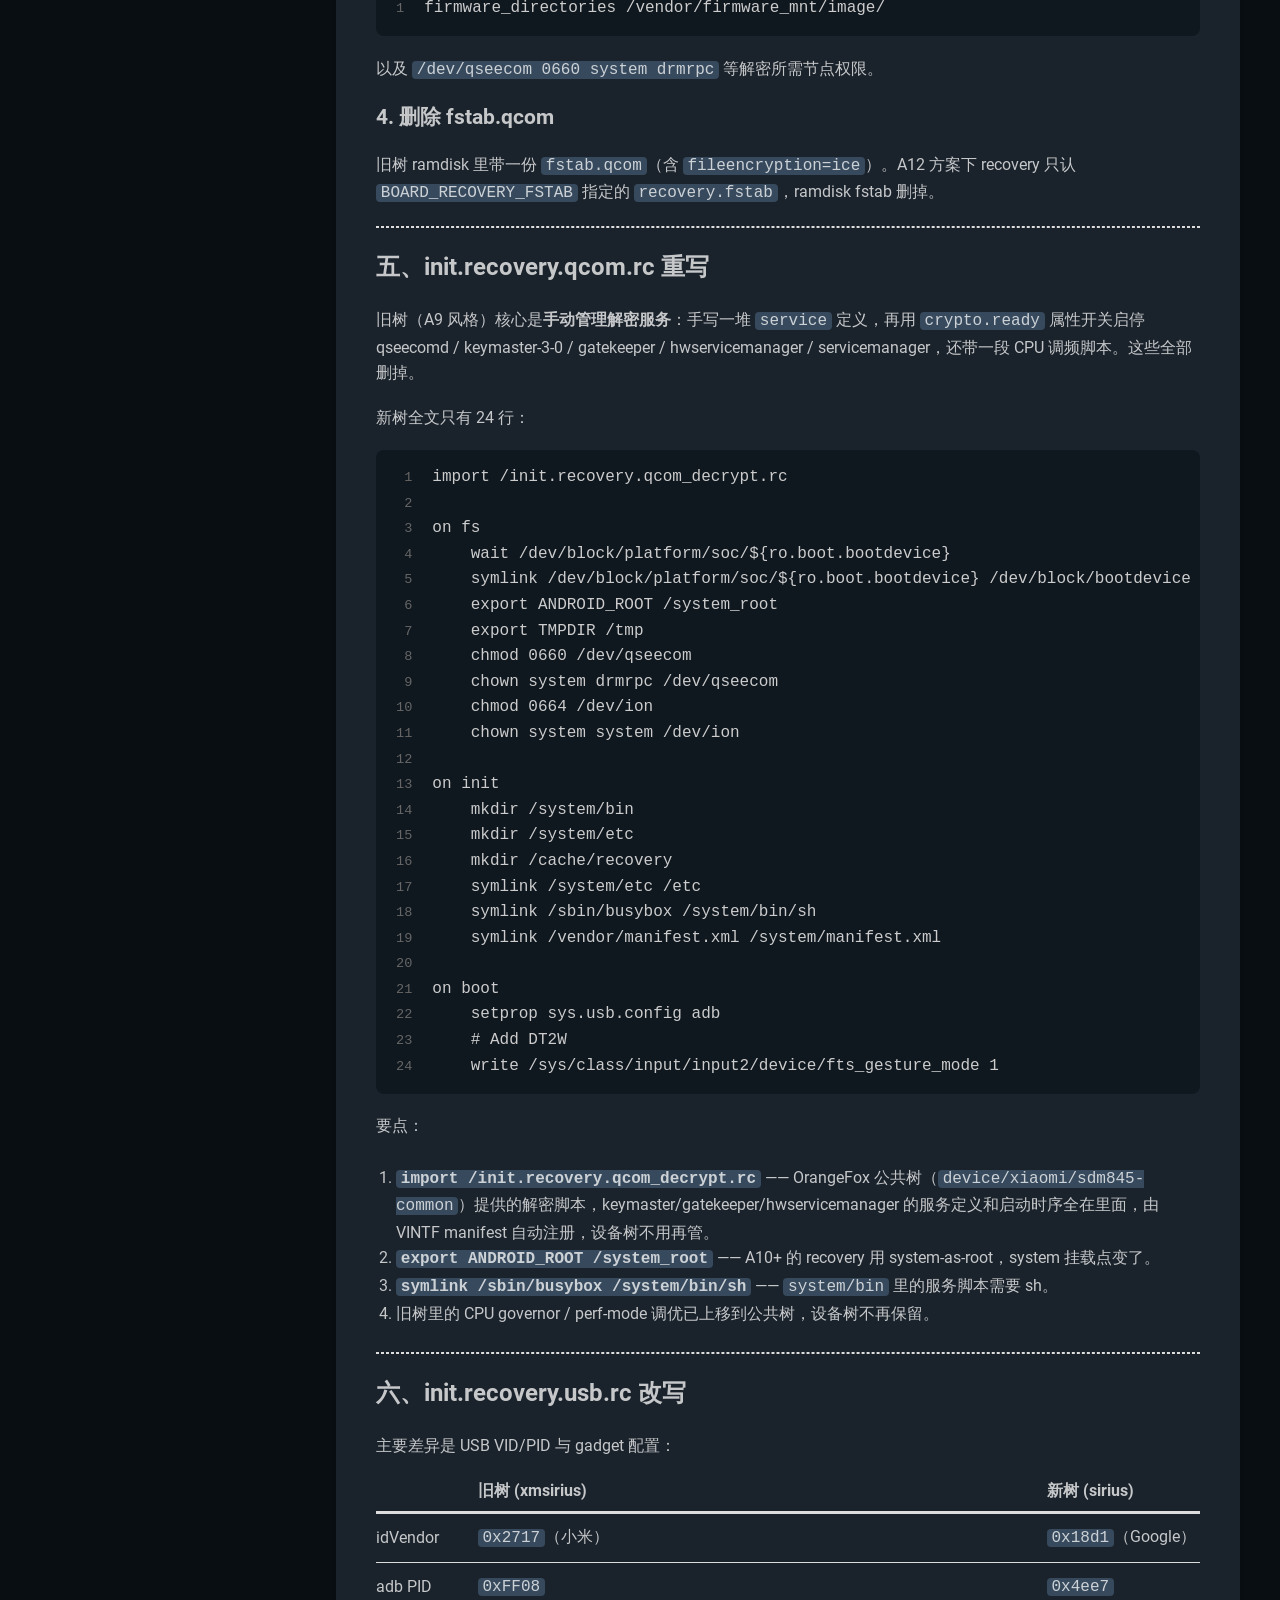
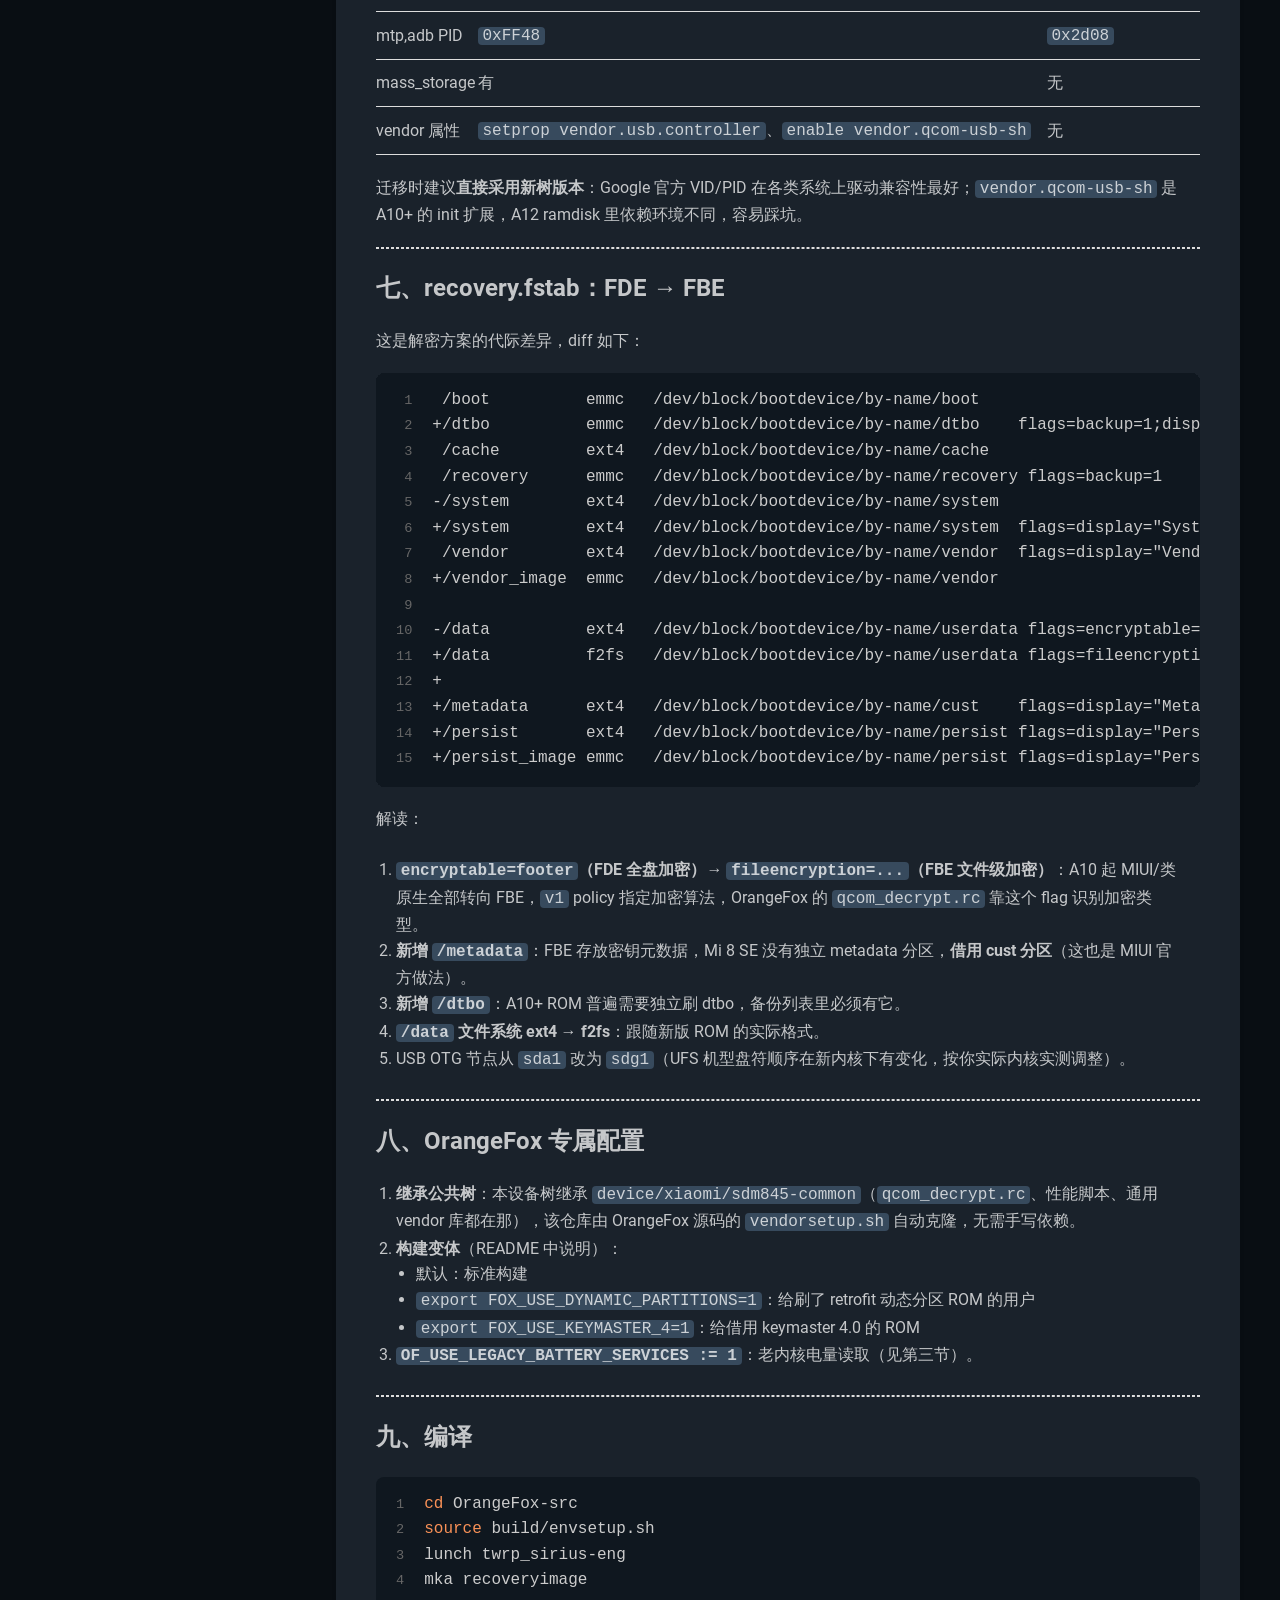
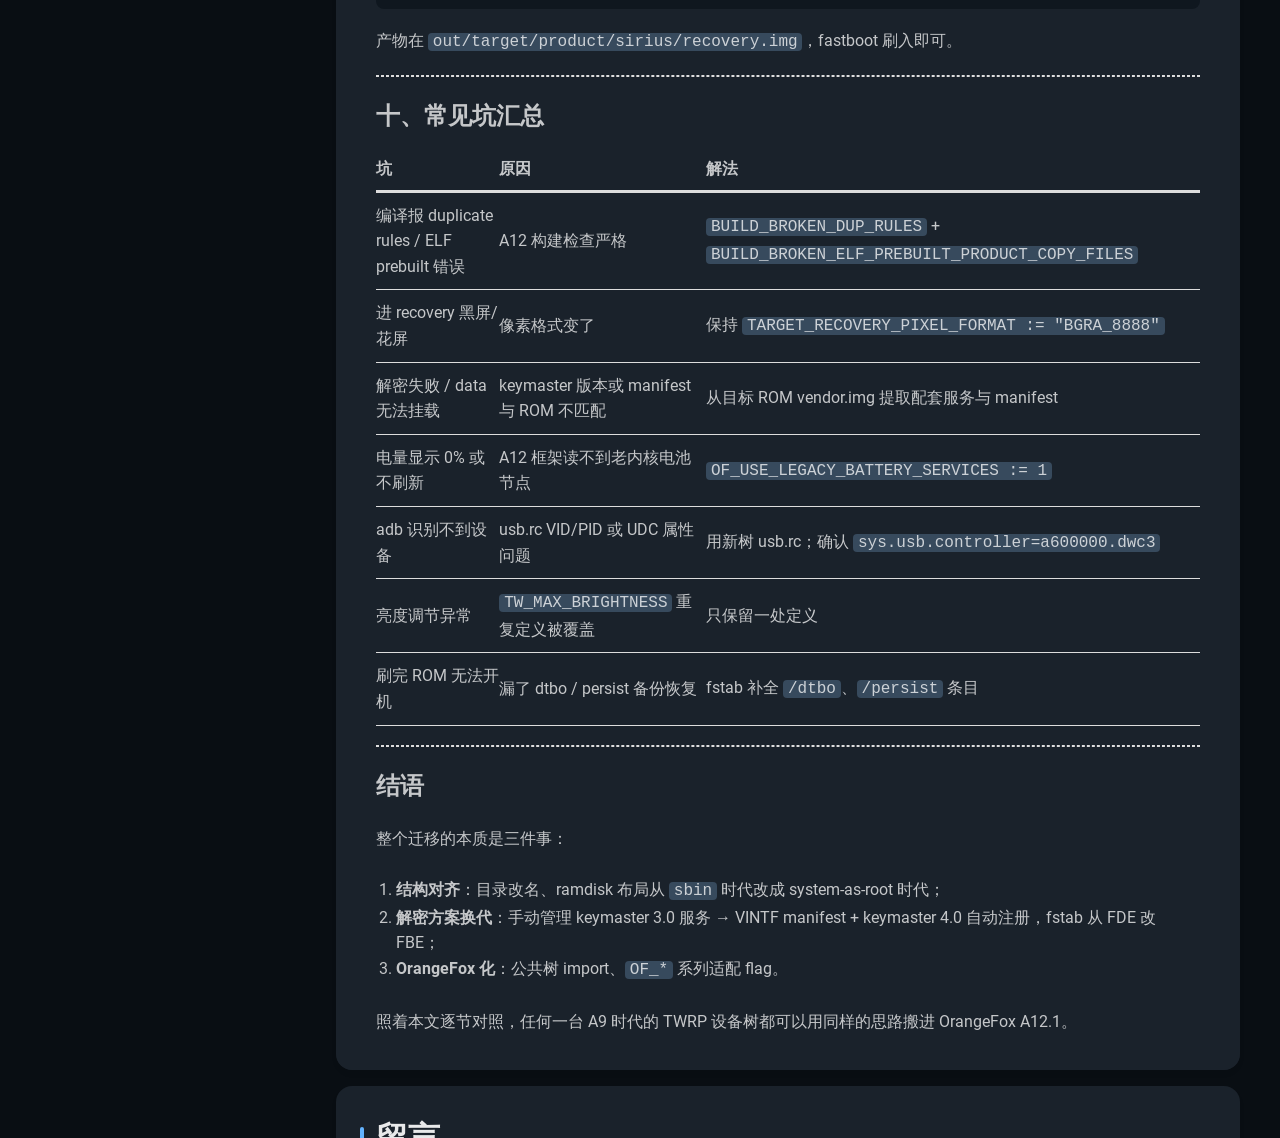
<file: 2026/09/13/twrp2orangefox/index.html>
<!DOCTYPE html>


<html theme="dark" showBanner="true" hasBanner="true" > 
<link href="https://cdn.staticfile.org/font-awesome/6.4.2/css/fontawesome.min.css" rel="stylesheet">
<link href="https://cdn.staticfile.org/font-awesome/6.4.2/css/brands.min.css" rel="stylesheet">
<link href="https://cdn.staticfile.org/font-awesome/6.4.2/css/solid.min.css" rel="stylesheet">
<script src="/js/color.global.min.js" ></script>
<script src="/js/load-settings.js" ></script>
<head>
  <meta charset="utf-8">
  
  
  

  
  <title>twrp2orangefox | Yuanshiguang | 元時光</title>
  <meta name="viewport" content="width=device-width, initial-scale=1, shrink-to-fit=no">

  <link rel="preload" href="/css/fonts/Roboto-Regular.ttf" as="font" type="font/ttf" crossorigin="anonymous">
  <link rel="preload" href="/css/fonts/Roboto-Bold.ttf" as="font" type="font/ttf" crossorigin="anonymous">

  <meta name="description" content="从 TWRP (A9.0) 设备树迁移到 OrangeFox (A12.1) 设备树以小米 Mi 8 SE（sirius）为例。两棵树：  旧树：android_device_xiaomi_xmsirius —— TWRP&#x2F;Omni 时代的 A9.0 树，代号 xmsirius 新树：android_device_xiaomi_sirius —— OrangeFox 官方 A12.1 树">
<meta property="og:type" content="article">
<meta property="og:title" content="twrp2orangefox">
<meta property="og:url" content="http://example.com/2026/09/13/twrp2orangefox/index.html">
<meta property="og:site_name" content="Yuanshiguang | 元時光">
<meta property="og:description" content="从 TWRP (A9.0) 设备树迁移到 OrangeFox (A12.1) 设备树以小米 Mi 8 SE（sirius）为例。两棵树：  旧树：android_device_xiaomi_xmsirius —— TWRP&#x2F;Omni 时代的 A9.0 树，代号 xmsirius 新树：android_device_xiaomi_sirius —— OrangeFox 官方 A12.1 树">
<meta property="og:locale" content="zh_CN">
<meta property="article:published_time" content="2026-09-13T14:36:31.000Z">
<meta property="article:modified_time" content="2026-09-13T15:11:22.774Z">
<meta property="article:author" content="元時光">
<meta property="article:tag" content="Android">
<meta property="article:tag" content="OrangeFox">
<meta property="article:tag" content="TWRP">
<meta name="twitter:card" content="summary">
  
    <link rel="alternate" href="/atom.xml" title="Yuanshiguang | 元時光" type="application/atom+xml">
  
  
    <link rel="shortcut icon" href="/favicon.png">
  
  
  
<link rel="stylesheet" href="/css/style.css">

<meta name="generator" content="Hexo 8.1.2"></head>

<body>
  
  
    
<div id="banner" class="">
  <img src="/banner.jpg" itemprop="image">
  <div id="banner-dim"></div>
</div>
 
   
  <div id="main-grid" class="  ">
    <div id="nav" class=""  >
      <navbar id="navbar">
  <nav id="title-nav">
    <a href="/">
      <div id="vivia-logo">
        <div class="dot"></div>
        <div class="dot"></div>
        <div class="dot"></div>
        <div class="dot"></div>
      </div>
      <div>Yuanshiguang | 元時光 </div>
    </a>
  </nav>
  <nav id="main-nav">
    
      <a class="main-nav-link" href="/">Home</a>
    
      <a class="main-nav-link" href="/archives">Archives</a>
    
      <a class="main-nav-link" href="/about">About</a>
    
  </nav>
  <nav id="sub-nav">
    <a id="theme-btn" class="nav-icon">
      <span class="light-mode-icon"><svg xmlns="http://www.w3.org/2000/svg" height="20" viewBox="0 -960 960 960" width="20"><path d="M438.5-829.913v-48q0-17.452 11.963-29.476 11.964-12.024 29.326-12.024 17.363 0 29.537 12.024t12.174 29.476v48q0 17.452-11.963 29.476-11.964 12.024-29.326 12.024-17.363 0-29.537-12.024T438.5-829.913Zm0 747.826v-48q0-17.452 11.963-29.476 11.964-12.024 29.326-12.024 17.363 0 29.537 12.024t12.174 29.476v48q0 17.452-11.963 29.476-11.964 12.024-29.326 12.024-17.363 0-29.537-12.024T438.5-82.087ZM877.913-438.5h-48q-17.452 0-29.476-11.963-12.024-11.964-12.024-29.326 0-17.363 12.024-29.537t29.476-12.174h48q17.452 0 29.476 11.963 12.024 11.964 12.024 29.326 0 17.363-12.024 29.537T877.913-438.5Zm-747.826 0h-48q-17.452 0-29.476-11.963-12.024-11.964-12.024-29.326 0-17.363 12.024-29.537T82.087-521.5h48q17.452 0 29.476 11.963 12.024 11.964 12.024 29.326 0 17.363-12.024 29.537T130.087-438.5Zm660.174-290.87-34.239 32q-12.913 12.674-29.565 12.174-16.653-.5-29.327-13.174-12.674-12.673-12.554-28.826.12-16.152 12.794-28.826l33-35q12.913-12.674 30.454-12.674t30.163 12.847q12.709 12.846 12.328 30.826-.38 17.98-13.054 30.653ZM262.63-203.978l-32 34q-12.913 12.674-30.454 12.674t-30.163-12.847q-12.709-12.846-12.328-30.826.38-17.98 13.054-30.653l33.239-31q12.913-12.674 29.565-12.174 16.653.5 29.327 13.174 12.674 12.673 12.554 28.826-.12 16.152-12.794 28.826Zm466.74 33.239-32-33.239q-12.674-12.913-12.174-29.565.5-16.653 13.174-29.327 12.673-12.674 28.826-13.054 16.152-.38 28.826 12.294l35 33q12.674 12.913 12.674 30.454t-12.847 30.163q-12.846 12.709-30.826 12.328-17.98-.38-30.653-13.054ZM203.978-697.37l-34-33q-12.674-12.913-13.174-29.945-.5-17.033 12.174-29.707t31.326-13.293q18.653-.62 31.326 13.054l32 34.239q11.674 12.913 11.174 29.565-.5 16.653-13.174 29.327-12.673 12.674-28.826 12.554-16.152-.12-28.826-12.794ZM480-240q-100 0-170-70t-70-170q0-100 70-170t170-70q100 0 170 70t70 170q0 100-70 170t-170 70Zm-.247-82q65.703 0 111.475-46.272Q637-414.544 637-480.247t-45.525-111.228Q545.95-637 480.247-637t-111.475 45.525Q323-545.95 323-480.247t45.525 111.975Q414.05-322 479.753-322ZM481-481Z"/></svg></span>
      <span class="dark-mode-icon"><svg xmlns="http://www.w3.org/2000/svg" height="20" viewBox="0 -960 960 960" width="20"><path d="M480.239-116.413q-152.63 0-258.228-105.478Q116.413-327.37 116.413-480q0-130.935 77.739-227.435t206.304-125.043q43.022-9.631 63.87 10.869t3.478 62.805q-8.891 22.043-14.315 44.463-5.424 22.42-5.424 46.689 0 91.694 64.326 155.879 64.325 64.186 156.218 64.186 24.369 0 46.978-4.946 22.609-4.945 44.413-14.076 42.826-17.369 62.967 1.142 20.142 18.511 10.511 61.054Q807.174-280 712.63-198.206q-94.543 81.793-232.391 81.793Zm0-95q79.783 0 143.337-40.217 63.554-40.218 95.793-108.283-15.608 4.044-31.097 5.326-15.49 1.283-31.859.805-123.706-4.066-210.777-90.539-87.071-86.473-91.614-212.092-.24-16.369.923-31.978 1.164-15.609 5.446-30.978-67.826 32.478-108.282 96.152Q211.652-559.543 211.652-480q0 111.929 78.329 190.258 78.329 78.329 190.258 78.329ZM466.13-465.891Z"/></svg></span>
    </a>
    
      <a id="nav-rss-link" class="nav-icon mobile-hide" href="/atom.xml" title="RSS 订阅">
        <svg xmlns="http://www.w3.org/2000/svg" height="20" viewBox="0 -960 960 960" width="20"><path d="M198-120q-25.846 0-44.23-18.384-18.384-18.385-18.384-44.23 0-25.846 18.384-44.23 18.384-18.385 44.23-18.385 25.846 0 44.23 18.385 18.384 18.384 18.384 44.23 0 25.845-18.384 44.23Q223.846-120 198-120Zm538.385 0q-18.846 0-32.923-13.769-14.076-13.769-15.922-33.23-8.692-100.616-51.077-188.654-42.385-88.039-109.885-155.539-67.5-67.501-155.539-109.885Q283-663.462 182.385-672.154q-19.461-1.846-33.23-16.23-13.769-14.385-13.769-33.846t14.076-32.922q14.077-13.461 32.923-12.23 120.076 8.692 226.038 58.768 105.961 50.077 185.73 129.846 79.769 79.769 129.846 185.731 50.077 105.961 58.769 226.038 1.231 18.846-12.538 32.922Q756.461-120 736.385-120Zm-252 0q-18.231 0-32.423-13.461t-18.653-33.538Q418.155-264.23 348.886-333.5q-69.27-69.27-166.501-84.423-20.077-4.462-33.538-18.961-13.461-14.5-13.461-33.346 0-19.076 13.884-33.23 13.884-14.153 33.115-10.922 136.769 15.384 234.384 112.999 97.615 97.615 112.999 234.384 3.231 19.23-10.538 33.115Q505.461-120 484.385-120Z"/></svg>
      </a>
    
    <div id="nav-menu-btn" class="nav-icon">
      <svg xmlns="http://www.w3.org/2000/svg" height="20" viewBox="0 -960 960 960" width="20"><path d="M177.37-252.282q-17.453 0-29.477-11.964-12.024-11.963-12.024-29.326t12.024-29.537q12.024-12.174 29.477-12.174h605.26q17.453 0 29.477 11.964 12.024 11.963 12.024 29.326t-12.024 29.537q-12.024 12.174-29.477 12.174H177.37Zm0-186.218q-17.453 0-29.477-11.963-12.024-11.964-12.024-29.326 0-17.363 12.024-29.537T177.37-521.5h605.26q17.453 0 29.477 11.963 12.024 11.964 12.024 29.326 0 17.363-12.024 29.537T782.63-438.5H177.37Zm0-186.217q-17.453 0-29.477-11.964-12.024-11.963-12.024-29.326t12.024-29.537q12.024-12.174 29.477-12.174h605.26q17.453 0 29.477 11.964 12.024 11.963 12.024 29.326t-12.024 29.537q-12.024 12.174-29.477 12.174H177.37Z"/></svg>
    </div>
  </nav>
</navbar>
<div id="nav-dropdown" class="hidden">
  <div id="dropdown-link-list">
    
      <a class="nav-dropdown-link" href="/">Home</a>
    
      <a class="nav-dropdown-link" href="/archives">Archives</a>
    
      <a class="nav-dropdown-link" href="/about">About</a>
    
    
      <a class="nav-dropdown-link" href="/atom.xml" title="RSS 订阅">RSS</a>
     
    </div>
</div>
<script>
  let dropdownBtn = document.getElementById("nav-menu-btn");
  let dropdownEle = document.getElementById("nav-dropdown");
  dropdownBtn.onclick = function() {
    dropdownEle.classList.toggle("hidden");
  }
</script>
    </div>
    <div id="sidebar-wrapper">
      <sidebar id="sidebar">
  
    <div class="widget-wrap">
  <div class="info-card">
    <div class="avatar">
      
        <image src=/avatar.png></image>
      
      <div class="img-dim"></div>
    </div>
    <div class="info">
      <div class="username">元時光 </div>
      <div class="dot"></div>
      <div class="subtitle">(摸鱼ing...) </div>
      <div class="link-list">
        
          <a class="link-btn" target="_blank" rel="noopener" href="https://twitter.com/yuanshiguang" title="Twitter"><i class="fa-brands fa-twitter"></i></a>
        
          <a class="link-btn" href="mailto:385325061@qq.com" title="Email"><i class="fa-solid fa-at"></i></a>
        
          <a class="link-btn" target="_blank" rel="noopener" href="https://github.com/yuan-shiguang" title="GitHub"><i class="fa-brands fa-github"></i></a>
         
      </div>  
    </div>
  </div>
</div>

  
  <div class="sticky">
    
      



    
      
  <div class="widget-wrap">
    <div class="widget">
      <h3 class="widget-title">标签</h3>
      <ul class="widget-tag-list" itemprop="keywords"><li class="widget-tag-list-item"><a class="widget-tag-list-link" href="/tags/Android/" rel="tag">Android</a></li><li class="widget-tag-list-item"><a class="widget-tag-list-link" href="/tags/OrangeFox/" rel="tag">OrangeFox</a></li><li class="widget-tag-list-item"><a class="widget-tag-list-link" href="/tags/TWRP/" rel="tag">TWRP</a></li></ul>
    </div>
  </div>


    
      
  <div class="widget-wrap">
    <div class="widget">
      <h3 class="widget-title">归档</h3>
      
      
        <a class="archive-link" href="/archives/2026/09 ">
          九月 2026 
          <div class="archive-count">1 </div>
        </a>
      
    </div>
  </div>


    
      
  <div class="widget-wrap">
    <div class="widget">
      <h3 class="widget-title">最新文章</h3>
      <ul>
        
          <a class="recent-link" href="/2026/09/13/twrp2orangefox/" title="twrp2orangefox" >
            <div class="recent-link-text">
              twrp2orangefox
            </div>
          </a>
        
      </ul>
    </div>
  </div>

    
  </div>
</sidebar>
    </div>
    <div id="content-body">
       


<article id="post-twrp2orangefox" class="h-entry article article-type-post" itemprop="blogPost" itemscope itemtype="https://schema.org/BlogPosting">
  
    
   
  <div class="article-inner">
    <div class="article-main">
      <header class="article-header">
        
<div class="main-title-bar">
  <div class="main-title-dot"></div>
  
    
      <h1 class="p-name article-title" itemprop="headline name">
        twrp2orangefox
      </h1>
    
  
</div>

        <div class='meta-info-bar'>
          <div class="meta-info">
  <time class="dt-published" datetime="2026-09-13T14:36:31.000Z" itemprop="datePublished">2026-09-13</time>
</div>
          <div class="need-seperator meta-info">
            <div class="meta-cate-flex">
  
    未分类 
   
</div>
  
          </div>
          <div class="wordcount need-seperator meta-info">
            9.5k 词 
          </div>
        </div>
        
  <ul class="article-tag-list" itemprop="keywords"><li class="article-tag-list-item"><a class="article-tag-list-link" href="/tags/Android/" rel="tag">Android</a></li><li class="article-tag-list-item"><a class="article-tag-list-link" href="/tags/OrangeFox/" rel="tag">OrangeFox</a></li><li class="article-tag-list-item"><a class="article-tag-list-link" href="/tags/TWRP/" rel="tag">TWRP</a></li></ul>

      </header>
      <div class="e-content article-entry" itemprop="articleBody">
        
          <h1 id="从-TWRP-A9-0-设备树迁移到-OrangeFox-A12-1-设备树"><a href="#从-TWRP-A9-0-设备树迁移到-OrangeFox-A12-1-设备树" class="headerlink" title="从 TWRP (A9.0) 设备树迁移到 OrangeFox (A12.1) 设备树"></a>从 TWRP (A9.0) 设备树迁移到 OrangeFox (A12.1) 设备树</h1><p>以小米 Mi 8 SE（sirius）为例。两棵树：</p>
<ul>
<li><strong>旧树</strong>：<code>android_device_xiaomi_xmsirius</code> —— TWRP&#x2F;Omni 时代的 A9.0 树，代号 <code>xmsirius</code></li>
<li><strong>新树</strong>：<code>android_device_xiaomi_sirius</code> —— OrangeFox 官方 A12.1 树，代号 <code>sirius</code></li>
</ul>
<p>设备完全相同（SDM710 &#x2F; Mi 8 SE），差异全部来自 <strong>Android 版本演进（A9 → A12）</strong> 和 <strong>Recovery 框架演进（旧 TWRP → OrangeFox）</strong>。下面按文件逐个讲解怎么改。</p>
<hr>
<h2 id="一、总览：目录结构对比"><a href="#一、总览：目录结构对比" class="headerlink" title="一、总览：目录结构对比"></a>一、总览：目录结构对比</h2><figure class="highlight text"><table><tr><td class="gutter"><pre><span class="line">1</span><br><span class="line">2</span><br><span class="line">3</span><br><span class="line">4</span><br><span class="line">5</span><br><span class="line">6</span><br><span class="line">7</span><br><span class="line">8</span><br><span class="line">9</span><br><span class="line">10</span><br><span class="line">11</span><br><span class="line">12</span><br><span class="line">13</span><br><span class="line">14</span><br><span class="line">15</span><br><span class="line">16</span><br><span class="line">17</span><br><span class="line">18</span><br><span class="line">19</span><br><span class="line">20</span><br><span class="line">21</span><br><span class="line">22</span><br><span class="line">23</span><br><span class="line">24</span><br><span class="line">25</span><br></pre></td><td class="code"><pre><span class="line">旧树 (A9.0 / TWRP)                    新树 (A12.1 / OrangeFox)</span><br><span class="line">android_device_xiaomi_xmsirius/       android_device_xiaomi_sirius/</span><br><span class="line">├── Android.mk                        ├── Android.mk</span><br><span class="line">├── AndroidProducts.mk                ├── AndroidProducts.mk</span><br><span class="line">├── BoardConfig.mk                    ├── BoardConfig.mk</span><br><span class="line">├── Image.gz-dtb          ──移动──▶   ├── prebuilt/Image.gz-dtb</span><br><span class="line">├── omni.dependencies     ──删除──▶   (由 vendorsetup.sh / manifest 管理)</span><br><span class="line">├── omni_xmsirius.mk      ──改名──▶   ├── twrp_sirius.mk</span><br><span class="line">│                                      ├── device.mk            (新增)</span><br><span class="line">│                                      ├── board-info.txt       (新增)</span><br><span class="line">│                                      ├── README.md            (新增)</span><br><span class="line">├── recovery.fstab                    ├── recovery.fstab        (FDE→FBE)</span><br><span class="line">└── recovery/root/                    └── recovery/root/</span><br><span class="line">    ├── sbin/             ──拆分──▶       ├── system/bin/        (HAL 服务)</span><br><span class="line">    │   (服务+so 全塞一起)                 ├── system/etc/</span><br><span class="line">    │                                      │   ├── twrp.flags</span><br><span class="line">    │                                      │   └── vintf/manifest.xml</span><br><span class="line">    ├── vendor/                          ├── vendor/</span><br><span class="line">    │   ├── manifest.xml    ──合并──▶       │   ├── etc/vintf/manifest.xml</span><br><span class="line">    │   ├── compatibility_matrix.xml ──删除  │   ├── lib64/     (依赖库)</span><br><span class="line">    │   └── lib64/                          │   └── ueventd.rc</span><br><span class="line">    ├── ueventd.qcom.rc    ──替换──▶       ├── init.recovery.qcom.rc (重写)</span><br><span class="line">    ├── fstab.qcom         ──删除──▶       └── init.recovery.usb.rc  (改写)</span><br><span class="line">    ├── init.recovery.qcom.rc</span><br><span class="line">    └── init.recovery.usb.rc</span><br></pre></td></tr></table></figure>

<p>核心变化一句话：<strong>A10 起 recovery ramdisk 改用 system-as-root 风格布局，HAL 服务从 <code>/sbin</code> 手动管理变成 <code>/system/bin</code> + <code>/vendor</code> + VINTF manifest 自动注册</strong>。</p>
<hr>
<h2 id="二、顶层文件改名与新增"><a href="#二、顶层文件改名与新增" class="headerlink" title="二、顶层文件改名与新增"></a>二、顶层文件改名与新增</h2><h3 id="1-AndroidProducts-mk"><a href="#1-AndroidProducts-mk" class="headerlink" title="1. AndroidProducts.mk"></a>1. AndroidProducts.mk</h3><p>产品名从 <code>omni_</code> 前缀改成 <code>twrp_</code> 前缀（OrangeFox 基于 TWRP 源码构建），并补上 lunch 选项：</p>
<figure class="highlight diff"><table><tr><td class="gutter"><pre><span class="line">1</span><br><span class="line">2</span><br><span class="line">3</span><br><span class="line">4</span><br><span class="line">5</span><br><span class="line">6</span><br><span class="line">7</span><br><span class="line">8</span><br></pre></td><td class="code"><pre><span class="line"> PRODUCT_MAKEFILES := \</span><br><span class="line"><span class="deletion">-    $(LOCAL_DIR)/omni_xmsirius.mk</span></span><br><span class="line"><span class="addition">+    $(LOCAL_DIR)/twrp_sirius.mk</span></span><br><span class="line"><span class="addition">+</span></span><br><span class="line"><span class="addition">+COMMON_LUNCH_CHOICES := \</span></span><br><span class="line"><span class="addition">+    twrp_sirius-user \</span></span><br><span class="line"><span class="addition">+    twrp_sirius-userdebug \</span></span><br><span class="line"><span class="addition">+    twrp_sirius-eng</span></span><br></pre></td></tr></table></figure>

<h3 id="2-Android-mk"><a href="#2-Android-mk" class="headerlink" title="2. Android.mk"></a>2. Android.mk</h3><p>设备代号过滤条件同步修改，顺带换成更规范的 <code>filter</code> 写法：</p>
<figure class="highlight diff"><table><tr><td class="gutter"><pre><span class="line">1</span><br><span class="line">2</span><br></pre></td><td class="code"><pre><span class="line"><span class="deletion">-ifneq ($(xmsirius,$(TARGET_DEVICE)),)</span></span><br><span class="line"><span class="addition">+ifneq ($(filter sirius,$(TARGET_DEVICE)),)</span></span><br></pre></td></tr></table></figure>

<h3 id="3-omni-xmsirius-mk-→-twrp-sirius-mk"><a href="#3-omni-xmsirius-mk-→-twrp-sirius-mk" class="headerlink" title="3. omni_xmsirius.mk → twrp_sirius.mk"></a>3. omni_xmsirius.mk → twrp_sirius.mk</h3><p>重命名文件后修改内容：</p>
<figure class="highlight diff"><table><tr><td class="gutter"><pre><span class="line">1</span><br><span class="line">2</span><br><span class="line">3</span><br><span class="line">4</span><br><span class="line">5</span><br><span class="line">6</span><br><span class="line">7</span><br><span class="line">8</span><br><span class="line">9</span><br><span class="line">10</span><br><span class="line">11</span><br><span class="line">12</span><br><span class="line">13</span><br><span class="line">14</span><br><span class="line">15</span><br><span class="line">16</span><br><span class="line">17</span><br></pre></td><td class="code"><pre><span class="line"><span class="addition">+PRODUCT_RELEASE_NAME := sirius</span></span><br><span class="line"><span class="addition">+</span></span><br><span class="line"><span class="addition">+# This path must be set here</span></span><br><span class="line"><span class="addition">+DEVICE_PATH := device/xiaomi/$(PRODUCT_RELEASE_NAME)</span></span><br><span class="line"><span class="addition">+</span></span><br><span class="line"> # Inherit from the common Open Source product configuration</span><br><span class="line"><span class="addition">+$(call inherit-product, $(SRC_TARGET_DIR)/product/core_64_bit.mk)</span></span><br><span class="line"> $(call inherit-product, $(SRC_TARGET_DIR)/product/aosp_base_telephony.mk)</span><br><span class="line"><span class="addition">+</span></span><br><span class="line"><span class="addition">+# Inherit from the device-specific device.mk (if it exists)</span></span><br><span class="line"><span class="addition">+$(call inherit-product-if-exists, $(DEVICE_PATH)/device.mk)</span></span><br><span class="line"></span><br><span class="line"> # Device identifier. This must come after all inclusions</span><br><span class="line"><span class="deletion">-PRODUCT_NAME := omni_xmsirius</span></span><br><span class="line"><span class="deletion">-PRODUCT_DEVICE := xmsirius</span></span><br><span class="line"><span class="addition">+PRODUCT_DEVICE := $(PRODUCT_RELEASE_NAME)</span></span><br><span class="line"><span class="addition">+PRODUCT_NAME := twrp_$(PRODUCT_RELEASE_NAME)</span></span><br></pre></td></tr></table></figure>

<h3 id="4-新增-device-mk"><a href="#4-新增-device-mk" class="headerlink" title="4. 新增 device.mk"></a>4. 新增 device.mk</h3><p>新树用 <code>device.mk</code> 把 <code>recovery/root/</code> 下所有文件<strong>递归复制进 recovery ramdisk</strong>，这样 ramdisk 内容完全由目录结构决定，不用再在 mk 里逐条写 <code>PRODUCT_COPY_FILES</code>：</p>
<figure class="highlight makefile"><table><tr><td class="gutter"><pre><span class="line">1</span><br><span class="line">2</span><br></pre></td><td class="code"><pre><span class="line">PRODUCT_COPY_FILES += \</span><br><span class="line">    <span class="variable">$(<span class="built_in">call</span> find-copy-subdir-files,*,<span class="variable">$(DEVICE_PATH)</span>/recovery/root/,<span class="variable">$(TARGET_COPY_OUT_RECOVERY)</span>/root/)</span></span><br></pre></td></tr></table></figure>

<h3 id="5-删除-omni-dependencies"><a href="#5-删除-omni-dependencies" class="headerlink" title="5. 删除 omni.dependencies"></a>5. 删除 omni.dependencies</h3><p>内容本来就只是个空数组，OrangeFox 时代依赖由仓库自带（本树依赖 <code>device/xiaomi/sdm845-common</code>，构建脚本 <code>vendorsetup.sh</code> 会自动克隆）。</p>
<h3 id="6-新增-board-info-txt"><a href="#6-新增-board-info-txt" class="headerlink" title="6. 新增 board-info.txt"></a>6. 新增 board-info.txt</h3><figure class="highlight text"><table><tr><td class="gutter"><pre><span class="line">1</span><br></pre></td><td class="code"><pre><span class="line">require board=sdm710|sirius</span><br></pre></td></tr></table></figure>

<p>供 <code>check-device</code> &#x2F; OTA 工具校验机型用，一行即可。</p>
<h3 id="7-内核移动位置"><a href="#7-内核移动位置" class="headerlink" title="7. 内核移动位置"></a>7. 内核移动位置</h3><figure class="highlight text"><table><tr><td class="gutter"><pre><span class="line">1</span><br></pre></td><td class="code"><pre><span class="line">Image.gz-dtb  →  prebuilt/Image.gz-dtb</span><br></pre></td></tr></table></figure>

<p>A12 的构建系统对根目录预编译文件检查更严格，放进 <code>prebuilt/</code> 目录更干净（对应 BoardConfig 里的路径修改见下节）。</p>
<hr>
<h2 id="三、BoardConfig-mk-修改"><a href="#三、BoardConfig-mk-修改" class="headerlink" title="三、BoardConfig.mk 修改"></a>三、BoardConfig.mk 修改</h2><h3 id="1-新增路径定义（放最前面）"><a href="#1-新增路径定义（放最前面）" class="headerlink" title="1. 新增路径定义（放最前面）"></a>1. 新增路径定义（放最前面）</h3><figure class="highlight diff"><table><tr><td class="gutter"><pre><span class="line">1</span><br><span class="line">2</span><br></pre></td><td class="code"><pre><span class="line"><span class="addition">+# common paths</span></span><br><span class="line"><span class="addition">+DEVICE_PATH := device/xiaomi/sirius</span></span><br></pre></td></tr></table></figure>

<p>后面所有引用 <code>device/xiaomi/xmsirius/...</code> 的地方统一换成 <code>$(DEVICE_PATH)</code>。</p>
<h3 id="2-架构"><a href="#2-架构" class="headerlink" title="2. 架构"></a>2. 架构</h3><p>32 位侧从 armv7 改为 armv8，并补 runtime 变量：</p>
<figure class="highlight diff"><table><tr><td class="gutter"><pre><span class="line">1</span><br><span class="line">2</span><br><span class="line">3</span><br><span class="line">4</span><br><span class="line">5</span><br><span class="line">6</span><br><span class="line">7</span><br></pre></td><td class="code"><pre><span class="line"> TARGET_2ND_ARCH := arm</span><br><span class="line"><span class="deletion">-TARGET_2ND_ARCH_VARIANT := armv7-a-neon</span></span><br><span class="line"><span class="addition">+TARGET_2ND_ARCH_VARIANT := armv8-a</span></span><br><span class="line"> TARGET_2ND_CPU_ABI := armeabi-v7a</span><br><span class="line"> TARGET_2ND_CPU_ABI2 := armeabi</span><br><span class="line"> TARGET_2ND_CPU_VARIANT := cortex-a53</span><br><span class="line"><span class="addition">+TARGET_2ND_CPU_VARIANT_RUNTIME := cortex-a53</span></span><br></pre></td></tr></table></figure>

<h3 id="3-内核"><a href="#3-内核" class="headerlink" title="3. 内核"></a>3. 内核</h3><figure class="highlight diff"><table><tr><td class="gutter"><pre><span class="line">1</span><br><span class="line">2</span><br><span class="line">3</span><br></pre></td><td class="code"><pre><span class="line"><span class="addition">+BOARD_KERNEL_IMAGE_NAME := Image.gz-dtb</span></span><br><span class="line"> TARGET_PREBUILT_KERNEL := device/xiaomi/xmsirius/Image.gz-dtb</span><br><span class="line"><span class="addition">+TARGET_PREBUILT_KERNEL := $(DEVICE_PATH)/prebuilt/Image.gz-dtb</span></span><br></pre></td></tr></table></figure>

<h3 id="4-新增-OTA-fstab-board-info-指定"><a href="#4-新增-OTA-fstab-board-info-指定" class="headerlink" title="4. 新增 OTA &#x2F; fstab &#x2F; board-info 指定"></a>4. 新增 OTA &#x2F; fstab &#x2F; board-info 指定</h3><figure class="highlight diff"><table><tr><td class="gutter"><pre><span class="line">1</span><br><span class="line">2</span><br><span class="line">3</span><br><span class="line">4</span><br><span class="line">5</span><br></pre></td><td class="code"><pre><span class="line"><span class="addition">+# OTA</span></span><br><span class="line"><span class="addition">+TARGET_OTA_ASSERT_DEVICE := sirius</span></span><br><span class="line"><span class="addition">+</span></span><br><span class="line"> TARGET_RECOVERY_FSTAB := $(DEVICE_PATH)/recovery.fstab</span><br><span class="line"><span class="addition">+TARGET_BOARD_INFO_FILE := $(DEVICE_PATH)/board-info.txt</span></span><br></pre></td></tr></table></figure>

<h3 id="5-新增-Broken-Rules（A12-构建系统必需）"><a href="#5-新增-Broken-Rules（A12-构建系统必需）" class="headerlink" title="5. 新增 Broken Rules（A12 构建系统必需）"></a>5. 新增 Broken Rules（A12 构建系统必需）</h3><p>A10+ 的 Soong&#x2F;Make 检查严格很多，预编译 so 复制会报错，必须加豁免：</p>
<figure class="highlight diff"><table><tr><td class="gutter"><pre><span class="line">1</span><br><span class="line">2</span><br><span class="line">3</span><br></pre></td><td class="code"><pre><span class="line"><span class="addition">+# Broken Rules</span></span><br><span class="line"><span class="addition">+BUILD_BROKEN_DUP_RULES := true</span></span><br><span class="line"><span class="addition">+BUILD_BROKEN_ELF_PREBUILT_PRODUCT_COPY_FILES := true</span></span><br></pre></td></tr></table></figure>

<blockquote>
<p>没有这两行，A12.1 源码下编译预编译库时会直接报 <code>cc_library</code> &#x2F; duplicate rules 错误。</p>
</blockquote>
<h3 id="6-亮度配置（新树新增）"><a href="#6-亮度配置（新树新增）" class="headerlink" title="6. 亮度配置（新树新增）"></a>6. 亮度配置（新树新增）</h3><figure class="highlight makefile"><table><tr><td class="gutter"><pre><span class="line">1</span><br><span class="line">2</span><br><span class="line">3</span><br></pre></td><td class="code"><pre><span class="line">TW_BRIGHTNESS_PATH := <span class="string">&quot;/sys/class/backlight/panel0-backlight/brightness&quot;</span></span><br><span class="line">TW_MAX_BRIGHTNESS := 2047</span><br><span class="line">TW_DEFAULT_BRIGHTNESS := 511</span><br></pre></td></tr></table></figure>

<blockquote>
<p><strong>注意坑</strong>：新树里 <code>TW_MAX_BRIGHTNESS</code> 定义了两次（另一处是 4095&#x2F;1200），Make 中<strong>后一次赋值覆盖前一次</strong>，实际生效 2047&#x2F;511。迁移时自己只保留一份，别复制这个历史遗留问题。</p>
</blockquote>
<h3 id="7-OrangeFox-专属-flag"><a href="#7-OrangeFox-专属-flag" class="headerlink" title="7. OrangeFox 专属 flag"></a>7. OrangeFox 专属 flag</h3><figure class="highlight makefile"><table><tr><td class="gutter"><pre><span class="line">1</span><br><span class="line">2</span><br></pre></td><td class="code"><pre><span class="line"><span class="comment"># 电池服务走旧式（legacy）路径，A12 框架默认已不兼容老内核的电池节点</span></span><br><span class="line">OF_USE_LEGACY_BATTERY_SERVICES := 1</span><br></pre></td></tr></table></figure>

<p>Mi 8 SE 是 2018 年 A8.1 出厂的 4.9 内核，电量读取走的还是旧式 battery service。OrangeFox（A12 框架）默认按新方式读取，会显示不出电量或恒为 0%，必须开这个 flag 回退到 legacy 路径。</p>
<p>其余 TWRP flag（主题、加密、NTFS、CPU 温度路径等）两棵树基本一致，直接保留即可。</p>
<hr>
<h2 id="四、recovery-root-布局改造（重点）"><a href="#四、recovery-root-布局改造（重点）" class="headerlink" title="四、recovery&#x2F;root 布局改造（重点）"></a>四、recovery&#x2F;root 布局改造（重点）</h2><p>这是 A9 → A12 <strong>工作量最大</strong>的部分。</p>
<h3 id="1-sbin-目录拆分"><a href="#1-sbin-目录拆分" class="headerlink" title="1. sbin 目录拆分"></a>1. sbin 目录拆分</h3><p>旧树把服务二进制和依赖库全塞在 <code>sbin/</code>，新树按分区语义拆开：</p>
<table>
<thead>
<tr>
<th>旧树位置</th>
<th>新树位置</th>
<th>内容</th>
</tr>
</thead>
<tbody><tr>
<td><code>sbin/qseecomd</code> 等服务</td>
<td><code>system/bin/</code></td>
<td>qseecomd、<a href="mailto:&#x67;&#97;&#116;&#x65;&#x6b;&#x65;&#x65;&#x70;&#x65;&#x72;&#x40;&#49;&#46;&#48;&#45;&#115;&#x65;&#114;&#118;&#x69;&#99;&#101;&#x2d;&#x71;&#116;&#x69;">gatekeeper@1.0-service-qti</a>、<a href="mailto:&#x6b;&#101;&#121;&#109;&#x61;&#x73;&#x74;&#101;&#x72;&#x40;&#52;&#46;&#x30;&#x2d;&#x73;&#x65;&#114;&#x76;&#x69;&#99;&#101;&#x2d;&#113;&#x74;&#105;">keymaster@4.0-service-qti</a></td>
</tr>
<tr>
<td><code>sbin/*.so</code></td>
<td><code>system/bin/</code> 同级</td>
<td>服务自身依赖（与二进制同目录）</td>
</tr>
<tr>
<td><code>vendor/lib64/*.so</code></td>
<td><code>vendor/lib64/</code></td>
<td>qsee 依赖库（libQSEEComAPI、librpmb、libdrmfs 等）</td>
</tr>
<tr>
<td>—</td>
<td><code>system/etc/twrp.flags</code></td>
<td>新增，TWRP 分区 flag</td>
</tr>
</tbody></table>
<p><strong>keymaster 从 3.0 升级到 4.0</strong>：<code>system/bin/</code> 里换用 <code>android.hardware.keymaster@4.0-service-qti</code>，依赖库增加 <code>libqtikeymaster4.so</code>。这批二进制不是凭空来的——<strong>从你想支持的 A11&#x2F;A12 ROM 的 vendor.img 里提取</strong>，版本必须与目标 ROM 匹配，否则解密必挂。</p>
<h3 id="2-VINTF-manifest-重组"><a href="#2-VINTF-manifest-重组" class="headerlink" title="2. VINTF manifest 重组"></a>2. VINTF manifest 重组</h3><ul>
<li>删除 <code>vendor/compatibility_matrix.xml</code>（A9 ramdisk 方案，已废弃）</li>
<li>删除 <code>vendor/manifest.xml</code>（旧位置）</li>
<li>新增 <code>system/etc/vintf/manifest.xml</code> —— framework 侧 manifest（system-sdk 声明 28–31）</li>
<li>新增 <code>vendor/etc/vintf/manifest.xml</code> —— device 侧 manifest（<code>target-level=&quot;3&quot;</code>，<code>sepolicy 31.0</code>，keymaster 声明为 <code>@4.0</code>）</li>
</ul>
<p>新的 device manifest 同样从目标 ROM 的 <code>vendor/etc/vintf/manifest.xml</code> 提取后精简（只保留 recovery 解密需要的 gatekeeper&#x2F;keymaster&#x2F;qseecom 相关及基本 HAL）。</p>
<h3 id="3-ueventd"><a href="#3-ueventd" class="headerlink" title="3. ueventd"></a>3. ueventd</h3><p>删除 <code>root/ueventd.qcom.rc</code>，新增 <code>root/vendor/ueventd.rc</code>（从 A12 ROM vendor 提取），并保留关键的固件路径声明：</p>
<figure class="highlight text"><table><tr><td class="gutter"><pre><span class="line">1</span><br></pre></td><td class="code"><pre><span class="line">firmware_directories /vendor/firmware_mnt/image/</span><br></pre></td></tr></table></figure>

<p>以及 <code>/dev/qseecom 0660 system drmrpc</code> 等解密所需节点权限。</p>
<h3 id="4-删除-fstab-qcom"><a href="#4-删除-fstab-qcom" class="headerlink" title="4. 删除 fstab.qcom"></a>4. 删除 fstab.qcom</h3><p>旧树 ramdisk 里带一份 <code>fstab.qcom</code>（含 <code>fileencryption=ice</code>）。A12 方案下 recovery 只认 <code>BOARD_RECOVERY_FSTAB</code> 指定的 <code>recovery.fstab</code>，ramdisk fstab 删掉。</p>
<hr>
<h2 id="五、init-recovery-qcom-rc-重写"><a href="#五、init-recovery-qcom-rc-重写" class="headerlink" title="五、init.recovery.qcom.rc 重写"></a>五、init.recovery.qcom.rc 重写</h2><p>旧树（A9 风格）核心是<strong>手动管理解密服务</strong>：手写一堆 <code>service</code> 定义，再用 <code>crypto.ready</code> 属性开关启停 qseecomd &#x2F; keymaster-3-0 &#x2F; gatekeeper &#x2F; hwservicemanager &#x2F; servicemanager，还带一段 CPU 调频脚本。这些全部删掉。</p>
<p>新树全文只有 24 行：</p>
<figure class="highlight plaintext"><table><tr><td class="gutter"><pre><span class="line">1</span><br><span class="line">2</span><br><span class="line">3</span><br><span class="line">4</span><br><span class="line">5</span><br><span class="line">6</span><br><span class="line">7</span><br><span class="line">8</span><br><span class="line">9</span><br><span class="line">10</span><br><span class="line">11</span><br><span class="line">12</span><br><span class="line">13</span><br><span class="line">14</span><br><span class="line">15</span><br><span class="line">16</span><br><span class="line">17</span><br><span class="line">18</span><br><span class="line">19</span><br><span class="line">20</span><br><span class="line">21</span><br><span class="line">22</span><br><span class="line">23</span><br><span class="line">24</span><br></pre></td><td class="code"><pre><span class="line">import /init.recovery.qcom_decrypt.rc</span><br><span class="line"></span><br><span class="line">on fs</span><br><span class="line">    wait /dev/block/platform/soc/$&#123;ro.boot.bootdevice&#125;</span><br><span class="line">    symlink /dev/block/platform/soc/$&#123;ro.boot.bootdevice&#125; /dev/block/bootdevice</span><br><span class="line">    export ANDROID_ROOT /system_root</span><br><span class="line">    export TMPDIR /tmp</span><br><span class="line">    chmod 0660 /dev/qseecom</span><br><span class="line">    chown system drmrpc /dev/qseecom</span><br><span class="line">    chmod 0664 /dev/ion</span><br><span class="line">    chown system system /dev/ion</span><br><span class="line"></span><br><span class="line">on init</span><br><span class="line">    mkdir /system/bin</span><br><span class="line">    mkdir /system/etc</span><br><span class="line">    mkdir /cache/recovery</span><br><span class="line">    symlink /system/etc /etc</span><br><span class="line">    symlink /sbin/busybox /system/bin/sh</span><br><span class="line">    symlink /vendor/manifest.xml /system/manifest.xml</span><br><span class="line"></span><br><span class="line">on boot</span><br><span class="line">    setprop sys.usb.config adb</span><br><span class="line">    # Add DT2W</span><br><span class="line">    write /sys/class/input/input2/device/fts_gesture_mode 1</span><br></pre></td></tr></table></figure>

<p>要点：</p>
<ol>
<li><strong><code>import /init.recovery.qcom_decrypt.rc</code></strong> —— OrangeFox 公共树（<code>device/xiaomi/sdm845-common</code>）提供的解密脚本，keymaster&#x2F;gatekeeper&#x2F;hwservicemanager 的服务定义和启动时序全在里面，由 VINTF manifest 自动注册，设备树不用再管。</li>
<li><strong><code>export ANDROID_ROOT /system_root</code></strong> —— A10+ 的 recovery 用 system-as-root，system 挂载点变了。</li>
<li><strong><code>symlink /sbin/busybox /system/bin/sh</code></strong> —— <code>system/bin</code> 里的服务脚本需要 sh。</li>
<li>旧树里的 CPU governor &#x2F; perf-mode 调优已上移到公共树，设备树不再保留。</li>
</ol>
<hr>
<h2 id="六、init-recovery-usb-rc-改写"><a href="#六、init-recovery-usb-rc-改写" class="headerlink" title="六、init.recovery.usb.rc 改写"></a>六、init.recovery.usb.rc 改写</h2><p>主要差异是 USB VID&#x2F;PID 与 gadget 配置：</p>
<table>
<thead>
<tr>
<th></th>
<th>旧树 (xmsirius)</th>
<th>新树 (sirius)</th>
</tr>
</thead>
<tbody><tr>
<td>idVendor</td>
<td><code>0x2717</code>（小米）</td>
<td><code>0x18d1</code>（Google）</td>
</tr>
<tr>
<td>adb PID</td>
<td><code>0xFF08</code></td>
<td><code>0x4ee7</code></td>
</tr>
<tr>
<td>mtp,adb PID</td>
<td><code>0xFF48</code></td>
<td><code>0x2d08</code></td>
</tr>
<tr>
<td>mass_storage</td>
<td>有</td>
<td>无</td>
</tr>
<tr>
<td>vendor 属性</td>
<td><code>setprop vendor.usb.controller</code>、<code>enable vendor.qcom-usb-sh</code></td>
<td>无</td>
</tr>
</tbody></table>
<p>迁移时建议<strong>直接采用新树版本</strong>：Google 官方 VID&#x2F;PID 在各类系统上驱动兼容性最好；<code>vendor.qcom-usb-sh</code> 是 A10+ 的 init 扩展，A12 ramdisk 里依赖环境不同，容易踩坑。</p>
<hr>
<h2 id="七、recovery-fstab：FDE-→-FBE"><a href="#七、recovery-fstab：FDE-→-FBE" class="headerlink" title="七、recovery.fstab：FDE → FBE"></a>七、recovery.fstab：FDE → FBE</h2><p>这是解密方案的代际差异，diff 如下：</p>
<figure class="highlight diff"><table><tr><td class="gutter"><pre><span class="line">1</span><br><span class="line">2</span><br><span class="line">3</span><br><span class="line">4</span><br><span class="line">5</span><br><span class="line">6</span><br><span class="line">7</span><br><span class="line">8</span><br><span class="line">9</span><br><span class="line">10</span><br><span class="line">11</span><br><span class="line">12</span><br><span class="line">13</span><br><span class="line">14</span><br><span class="line">15</span><br></pre></td><td class="code"><pre><span class="line"> /boot          emmc   /dev/block/bootdevice/by-name/boot</span><br><span class="line"><span class="addition">+/dtbo          emmc   /dev/block/bootdevice/by-name/dtbo    flags=backup=1;display=&quot;Dtbo&quot;;flashimg=1</span></span><br><span class="line"> /cache         ext4   /dev/block/bootdevice/by-name/cache</span><br><span class="line"> /recovery      emmc   /dev/block/bootdevice/by-name/recovery flags=backup=1</span><br><span class="line"><span class="deletion">-/system        ext4   /dev/block/bootdevice/by-name/system</span></span><br><span class="line"><span class="addition">+/system        ext4   /dev/block/bootdevice/by-name/system  flags=display=&quot;System&quot;;wipeingui</span></span><br><span class="line"> /vendor        ext4   /dev/block/bootdevice/by-name/vendor  flags=display=&quot;Vendor&quot;;flashimg=1</span><br><span class="line"><span class="addition">+/vendor_image  emmc   /dev/block/bootdevice/by-name/vendor</span></span><br><span class="line"></span><br><span class="line"><span class="deletion">-/data          ext4   /dev/block/bootdevice/by-name/userdata flags=encryptable=footer;length=-16384</span></span><br><span class="line"><span class="addition">+/data          f2fs   /dev/block/bootdevice/by-name/userdata flags=fileencryption=aes-256-xts:aes-256-cts:v1</span></span><br><span class="line"><span class="addition">+</span></span><br><span class="line"><span class="addition">+/metadata      ext4   /dev/block/bootdevice/by-name/cust    flags=display=&quot;Metadata&quot;</span></span><br><span class="line"><span class="addition">+/persist       ext4   /dev/block/bootdevice/by-name/persist flags=display=&quot;Persist&quot;</span></span><br><span class="line"><span class="addition">+/persist_image emmc   /dev/block/bootdevice/by-name/persist flags=display=&quot;Persist&quot;;flashimg=1</span></span><br></pre></td></tr></table></figure>

<p>解读：</p>
<ol>
<li><strong><code>encryptable=footer</code>（FDE 全盘加密）→ <code>fileencryption=...</code>（FBE 文件级加密）</strong>：A10 起 MIUI&#x2F;类原生全部转向 FBE，<code>v1</code> policy 指定加密算法，OrangeFox 的 <code>qcom_decrypt.rc</code> 靠这个 flag 识别加密类型。</li>
<li><strong>新增 <code>/metadata</code></strong>：FBE 存放密钥元数据，Mi 8 SE 没有独立 metadata 分区，<strong>借用 cust 分区</strong>（这也是 MIUI 官方做法）。</li>
<li><strong>新增 <code>/dtbo</code></strong>：A10+ ROM 普遍需要独立刷 dtbo，备份列表里必须有它。</li>
<li><strong><code>/data</code> 文件系统 ext4 → f2fs</strong>：跟随新版 ROM 的实际格式。</li>
<li>USB OTG 节点从 <code>sda1</code> 改为 <code>sdg1</code>（UFS 机型盘符顺序在新内核下有变化，按你实际内核实测调整）。</li>
</ol>
<hr>
<h2 id="八、OrangeFox-专属配置"><a href="#八、OrangeFox-专属配置" class="headerlink" title="八、OrangeFox 专属配置"></a>八、OrangeFox 专属配置</h2><ol>
<li><strong>继承公共树</strong>：本设备树继承 <code>device/xiaomi/sdm845-common</code>（<code>qcom_decrypt.rc</code>、性能脚本、通用 vendor 库都在那），该仓库由 OrangeFox 源码的 <code>vendorsetup.sh</code> 自动克隆，无需手写依赖。</li>
<li><strong>构建变体</strong>（README 中说明）：<ul>
<li>默认：标准构建</li>
<li><code>export FOX_USE_DYNAMIC_PARTITIONS=1</code>：给刷了 retrofit 动态分区 ROM 的用户</li>
<li><code>export FOX_USE_KEYMASTER_4=1</code>：给借用 keymaster 4.0 的 ROM</li>
</ul>
</li>
<li><strong><code>OF_USE_LEGACY_BATTERY_SERVICES := 1</code></strong>：老内核电量读取（见第三节）。</li>
</ol>
<hr>
<h2 id="九、编译"><a href="#九、编译" class="headerlink" title="九、编译"></a>九、编译</h2><figure class="highlight bash"><table><tr><td class="gutter"><pre><span class="line">1</span><br><span class="line">2</span><br><span class="line">3</span><br><span class="line">4</span><br></pre></td><td class="code"><pre><span class="line"><span class="built_in">cd</span> OrangeFox-src</span><br><span class="line"><span class="built_in">source</span> build/envsetup.sh</span><br><span class="line">lunch twrp_sirius-eng</span><br><span class="line">mka recoveryimage</span><br></pre></td></tr></table></figure>

<p>产物在 <code>out/target/product/sirius/recovery.img</code>，fastboot 刷入即可。</p>
<hr>
<h2 id="十、常见坑汇总"><a href="#十、常见坑汇总" class="headerlink" title="十、常见坑汇总"></a>十、常见坑汇总</h2><table>
<thead>
<tr>
<th>坑</th>
<th>原因</th>
<th>解法</th>
</tr>
</thead>
<tbody><tr>
<td>编译报 duplicate rules &#x2F; ELF prebuilt 错误</td>
<td>A12 构建检查严格</td>
<td><code>BUILD_BROKEN_DUP_RULES</code> + <code>BUILD_BROKEN_ELF_PREBUILT_PRODUCT_COPY_FILES</code></td>
</tr>
<tr>
<td>进 recovery 黑屏&#x2F;花屏</td>
<td>像素格式变了</td>
<td>保持 <code>TARGET_RECOVERY_PIXEL_FORMAT := &quot;BGRA_8888&quot;</code></td>
</tr>
<tr>
<td>解密失败 &#x2F; data 无法挂载</td>
<td>keymaster 版本或 manifest 与 ROM 不匹配</td>
<td>从目标 ROM vendor.img 提取配套服务与 manifest</td>
</tr>
<tr>
<td>电量显示 0% 或不刷新</td>
<td>A12 框架读不到老内核电池节点</td>
<td><code>OF_USE_LEGACY_BATTERY_SERVICES := 1</code></td>
</tr>
<tr>
<td>adb 识别不到设备</td>
<td>usb.rc VID&#x2F;PID 或 UDC 属性问题</td>
<td>用新树 usb.rc；确认 <code>sys.usb.controller=a600000.dwc3</code></td>
</tr>
<tr>
<td>亮度调节异常</td>
<td><code>TW_MAX_BRIGHTNESS</code> 重复定义被覆盖</td>
<td>只保留一处定义</td>
</tr>
<tr>
<td>刷完 ROM 无法开机</td>
<td>漏了 dtbo &#x2F; persist 备份恢复</td>
<td>fstab 补全 <code>/dtbo</code>、<code>/persist</code> 条目</td>
</tr>
</tbody></table>
<hr>
<h2 id="结语"><a href="#结语" class="headerlink" title="结语"></a>结语</h2><p>整个迁移的本质是三件事：</p>
<ol>
<li><strong>结构对齐</strong>：目录改名、ramdisk 布局从 <code>sbin</code> 时代改成 system-as-root 时代；</li>
<li><strong>解密方案换代</strong>：手动管理 keymaster 3.0 服务 → VINTF manifest + keymaster 4.0 自动注册，fstab 从 FDE 改 FBE；</li>
<li><strong>OrangeFox 化</strong>：公共树 import、<code>OF_*</code> 系列适配 flag。</li>
</ol>
<p>照着本文逐节对照，任何一台 A9 时代的 TWRP 设备树都可以用同样的思路搬进 OrangeFox A12.1。</p>

        
      </div>

         
    </div>
    
     
  </div>
  
    

  
</article>




  <script src="https://cdn.staticfile.org/twikoo/1.6.26/twikoo.all.min.js"></script>
  <div id="comment-card" class="comment-card">
    <div class="main-title-bar">
      <div class="main-title-dot"></div>
      <div class="main-title">留言 </div>
    </div>
    <div id="tcomment"></div>
  </div>
  <script>
      twikoo.init({
          envId: 'https://twikoo-murex-nine.vercel.app/',
          el: '#tcomment',
          region: '',
          path: 'location.pathname',
          lang: 'zh_CN',
      })
  </script>
  


    </div>
    <div id="footer-wrapper">
      <footer id="footer">
  
  <div id="footer-info" class="inner">
    
    &copy; 2026 元時光<br>
    Powered by <a href="https://hexo.io/" target="_blank">Hexo</a> & Theme <a target="_blank" rel="noopener" href="https://github.com/saicaca/hexo-theme-vivia">Vivia</a>
  </div>
</footer>

    </div>
    <div class="back-to-top-wrapper">
    <button id="back-to-top-btn" class="back-to-top-btn hide" onclick="topFunction()">
        <i class="fa-solid fa-angle-up"></i>
    </button>
</div>

<script>
    function topFunction() {
        window.scroll({ top: 0, behavior: 'smooth' });
    }
    let btn = document.getElementById('back-to-top-btn');
    function scrollFunction() {
        if (document.body.scrollTop > 600 || document.documentElement.scrollTop > 600) {
            btn.classList.remove('hide')
        } else {
            btn.classList.add('hide')
        }
    }
    window.onscroll = function() {
        scrollFunction();
    }
</script>

  </div>
  <script src="/js/light-dark-switch.js"></script>
</body>
</html>
</file>
<file: css/style.css>
:root {
  --neut-L90: rgba(255,255,255,0.9);
  --neut-L75: rgba(255,255,255,0.75);
  --neut-L50: rgba(255,255,255,0.5);
  --neut-L30: rgba(255,255,255,0.3);
  --neut-L10: rgba(255,255,255,0.1);
  --banner-dim: rgba(0,0,0,0.2);
  --primary-hue: 250;
  --main-title: rgba(255,255,255,0.9);
  --btn-content: var(--neut-L75);
  --btn-content-hover: var(--btn-content);
  --card-btn-bg: var(--card-background);
  --card-btn-icon: var(--primary);
  --btn-text-neutral-text: var(--neut-L75);
  --btn-text-content: var(--primary);
  --btn-text-light-text: var(--primary);
  --title-hover: var(--primary);
  --light-dot: var(--primary);
  --article-meta: rgba(255,255,255,0.5);
  --article-text: rgba(255,255,255,0.75);
  --info-name: rgba(255,255,255,0.9);
  --info-sub: rgba(255,255,255,0.5);
  --link: var(--primary);
  --color-picker-border: var(--primary);
  --color-picker-thumb: var(--primary);
  --pagenav-curr-bg: var(--primary);
  --widget-title: var(--main-title);
  --archive-year: var(--neut-L75);
  --archive-date: var(--neut-L50);
  --archive-title: var(--neut-L75);
  --archive-tags: var(--neut-L30);
  --archive-dashline: var(--neut-L10);
  --primary-btn-bg: var(--primary);
  --img-overlay: rgba(0,0,0,0.1);
  --sidebar-width: 280px;
  --display-light-icon: 0;
  --display-dark-icon: 1;
}
@supports (color: oklch(0 0 0)) {
  :root {
    --primary: oklch(0.75 0.14 var(--primary-hue));
    --nav-dropdown-bg: oklch(0.2 0.02 var(--primary-hue));
    --page-background: oklch(0.16 0.014 var(--primary-hue));
    --card-background: oklch(0.25 0.02 var(--primary-hue));
    --btn-bg: oklch(0.38 0.04 var(--primary-hue));
    --btn-hover: oklch(0.45 0.045 var(--primary-hue));
    --btn-active: oklch(0.5 0.05 var(--primary-hue));
    --card-btn-hover: oklch(0.3 0.03 var(--primary-hue));
    --card-btn-active: oklch(0.35 0.035 var(--primary-hue));
    --btn-text-hover: oklch(0.2 0.02 var(--primary-hue));
    --btn-text-active: oklch(0.17 0.017 var(--primary-hue));
    --timeline-dim-dot: oklch(0.5 0.05 var(--primary-hue));
    --title-active: oklch(0.65 0.12 var(--primary-hue));
    --tag-dot: oklch(0.25 0.02 var(--primary-hue));
    --highlight-selection: oklch(0.35 0.035 var(--primary-hue));
    --article-code-bg: oklch(0.4 0.04 var(--primary-hue));
    --article-block: oklch(0.2 0.02 var(--primary-hue));
    --link-hover-bg: oklch(0.4 0.08 var(--primary-hue));
    --link-active-bg: oklch(0.35 0.07 var(--primary-hue));
    --blockquote-bg: oklch(0.2 0.02 var(--primary-hue));
    --color-picker-range: oklch(0.4 0.04 var(--primary-hue));
    --badge-bg: oklch(0.75 0.12 var(--primary-hue));
    --text-on-light: oklch(0.25 0.02 var(--primary-hue));
    --pagenav-curr-text: oklch(0.25 0.02 var(--primary-hue));
    --input-field: oklch(0.2 0.02 var(--primary-hue));
    --primary-btn-text: oklch(0.25 0.02 var(--primary-hue));
    --enter-btn-bg: oklch(0.2 0.02 var(--primary-hue));
    --enter-btn-hover: oklch(0.3 0.03 var(--primary-hue));
    --enter-btn-active: oklch(0.35 0.035 var(--primary-hue));
    --selection-bg: oklch(0.4 0.08 var(--primary-hue));
    --code-block-selection-bg: oklch(0.4 0.08 var(--primary-hue));
  }
}
@supports not (color: oklch(0 0 0)) {
  :root {
    --primary: #63b3ff;
    --nav-dropdown-bg: #0f171f;
    --page-background: #090e13;
    --card-background: #1a222b;
    --btn-bg: #324457;
    --btn-hover: #42576e;
    --btn-active: #4d667f;
    --card-btn-hover: #222f3c;
    --card-btn-active: #2d3c4c;
    --btn-text-hover: #0f171f;
    --btn-text-active: #0a1017;
    --timeline-dim-dot: #4d667f;
    --title-active: #5194d5;
    --tag-dot: #1a222b;
    --highlight-selection: #2d3c4c;
    --article-code-bg: #374a5d;
    --article-block: #0f171f;
    --link-hover-bg: #224a71;
    --link-active-bg: #1b3c5d;
    --blockquote-bg: #0f171f;
    --color-picker-range: #374a5d;
    --badge-bg: #70b3f7;
    --text-on-light: #1a222b;
    --pagenav-curr-text: #1a222b;
    --input-field: #0f171f;
    --primary-btn-text: #1a222b;
    --enter-btn-bg: #0f171f;
    --enter-btn-hover: #222f3c;
    --enter-btn-active: #2d3c4c;
    --selection-bg: #224a71;
    --code-block-selection-bg: #224a71;
  }
}
:root[theme='light'] {
  --card-background: #fff;
  --banner-dim: none;
  --neut-L90: rgba(0,0,0,0.9);
  --neut-L75: rgba(0,0,0,0.75);
  --neut-L50: rgba(0,0,0,0.5);
  --neut-L30: rgba(0,0,0,0.3);
  --neut-L10: rgba(0,0,0,0.1);
  --main-title: rgba(0,0,0,0.9);
  --article-meta: rgba(0,0,0,0.5);
  --article-text: rgba(0,0,0,0.75);
  --btn-text-neutral-text: rgba(0,0,0,0.75);
  --info-name: rgba(0,0,0,0.9);
  --info-sub: rgba(0,0,0,0.5);
  --tag-dot: var(--btn-content);
  --img-overlay: rgba(0,0,0,0);
  --pagenav-curr-text: rgba(255,255,255,0.9);
  --primary-btn-text: rgba(255,255,255,0.9);
  --display-light-icon: 1;
  --display-dark-icon: 0;
}
@supports (color: oklch(0 0 0)) {
  :root[theme='light'] {
    --primary: oklch(0.7 0.14 var(--primary-hue));
    --page-background: oklch(0.95 0.01 var(--primary-hue));
    --nav-dropdown-bg: oklch(0.98 0.005 var(--primary-hue));
    --btn-bg: oklch(0.95 0.025 var(--primary-hue));
    --btn-content: oklch(0.55 0.12 var(--primary-hue));
    --btn-hover: oklch(0.9 0.05 var(--primary-hue));
    --btn-active: oklch(0.85 0.08 var(--primary-hue));
    --btn-text-hover: oklch(0.95 0.025 var(--primary-hue));
    --btn-text-active: oklch(0.98 0.01 var(--primary-hue));
    --btn-text-content: oklch(0.7 0.14 var(--primary-hue));
    --card-btn-hover: oklch(0.98 0.005 var(--primary-hue));
    --card-btn-active: oklch(0.9 0.03 var(--primary-hue));
    --title-active: oklch(0.6 0.12 var(--primary-hue));
    --link-hover-bg: oklch(0.95 0.025 var(--primary-hue));
    --link-active-bg: oklch(0.9 0.05 var(--primary-hue));
    --article-code-bg: oklch(0.95 0.02 var(--primary-hue));
    --blockquote-bg: oklch(0.98 0.005 var(--primary-hue));
    --badge-bg: oklch(0.95 0.02 var(--primary-hue));
    --text-on-light: oklch(0.55 0.12 var(--primary-hue));
    --color-picker-range: oklch(0.95 0.02 var(--primary-hue));
    --input-field: oklch(0.98 0.005 var(--primary-hue));
    --enter-btn-bg: oklch(0.98 0.005 var(--primary-hue));
    --enter-btn-hover: oklch(0.96 0.015 var(--primary-hue));
    --enter-btn-active: oklch(0.9 0.03 var(--primary-hue));
    --selection-bg: oklch(0.9 0.05 var(--primary-hue));
  }
}
@supports not (color: oklch(0 0 0)) {
  :root[theme='light'] {
    --primary: #53a3f2;
    --page-background: #eaeff5;
    --nav-dropdown-bg: #f6f9fc;
    --btn-bg: #e2f0ff;
    --btn-content: #3275b4;
    --btn-hover: #c6e1ff;
    --btn-active: #a6d2ff;
    --btn-text-hover: #e2f0ff;
    --btn-text-active: #f4f9ff;
    --btn-text-content: #53a3f2;
    --card-btn-hover: #f6f9fc;
    --card-btn-active: #d0e0f2;
    --title-active: #4284c5;
    --link-hover-bg: #e2f0ff;
    --link-active-bg: #c6e1ff;
    --article-code-bg: #e5f0fc;
    --blockquote-bg: #f6f9fc;
    --badge-bg: #e5f0fc;
    --text-on-light: #3275b4;
    --color-picker-range: #e5f0fc;
    --input-field: #f6f9fc;
    --enter-btn-bg: #f6f9fc;
    --enter-btn-hover: #ebf3fc;
    --enter-btn-active: #d0e0f2;
    --selection-bg: #c6e1ff;
  }
}
body {
  width: 100%;
}
body:before,
body:after {
  content: "";
  display: table;
}
body:after {
  clear: both;
}
html,
body,
div,
span,
applet,
object,
iframe,
h1,
h2,
h3,
h4,
h5,
h6,
p,
blockquote,
pre,
a,
abbr,
acronym,
address,
big,
cite,
code,
del,
dfn,
em,
img,
ins,
kbd,
q,
s,
samp,
small,
strike,
strong,
sub,
sup,
tt,
var,
dl,
dt,
dd,
ol,
ul,
li,
fieldset,
form,
label,
legend,
table,
caption,
tbody,
tfoot,
thead,
tr,
th,
td {
  margin: 0;
  padding: 0;
  border: 0;
  outline: 0;
  font-weight: inherit;
  font-style: inherit;
  font-family: inherit;
  font-size: 100%;
  vertical-align: baseline;
}
body {
  line-height: 1;
  color: #000;
  background: #fff;
}
ol,
ul {
  list-style: none;
}
table {
  border-collapse: separate;
  border-spacing: 0;
  vertical-align: middle;
}
caption,
th,
td {
  text-align: left;
  font-weight: normal;
  vertical-align: middle;
}
a img {
  border: none;
}
a {
  text-decoration: none;
}
@font-face {
  font-family: Roboto;
  font-style: normal;
  font-weight: 400;
  src: url("fonts/Roboto-Regular.ttf") format("truetype");
}
@font-face {
  font-family: Roboto;
  font-style: normal;
  font-weight: 700;
  src: url("fonts/Roboto-Bold.ttf") format("truetype");
}
body,
#container {
  overflow-x: hidden;
  height: 100%;
}
body {
  font: 16px "Roboto", -apple-system, BlinkMacSystemFont, "Segoe UI", "Oxygen", "Ubuntu", "Cantarell", "Fira Sans", "Droid Sans", "Helvetica Neue", sans-serif;
  -webkit-text-size-adjust: 100%;
  background: var(--page-background);
  background-size: 240px;
  background-blend-mode: overlay;
  -webkit-transition: background 0.15s ease-out, color 0.15s ease-out;
  -moz-transition: background 0.15s ease-out, color 0.15s ease-out;
  -ms-transition: background 0.15s ease-out, color 0.15s ease-out;
  transition: background 0.15s ease-out, color 0.15s ease-out;
}

#main-grid {
  grid-template-columns: min(30%, var(--sidebar-width)) auto;
  grid-template-rows: auto auto auto;
}
#main-grid.right-sidebar {
  grid-template-columns: auto min(30%, var(--sidebar-width));
}
#main-grid {
  display: grid;
  max-width: 1200px;
  min-height: 100vh;
  grid-template-rows: auto 1fr auto;
  margin: auto;
  position: relative;
  grid-gap: 16px;
}
#main-grid #nav {
  grid-column-start: 1;
  grid-column-end: 3;
  -webkit-transition: height 0.15s ease-out;
  -moz-transition: height 0.15s ease-out;
  -ms-transition: height 0.15s ease-out;
  transition: height 0.15s ease-out;
}
#main-grid #sidebar-wrapper {
  grid-row: 2;
  grid-column: 1;
}
#main-grid #content-body {
  grid-column: 2;
  grid-row: 2;
  overflow: auto;
}
#main-grid #footer-wrapper {
  grid-row: 3;
  grid-column-start: 1;
  grid-column-end: 3;
}
#main-grid.right-sidebar #sidebar-wrapper {
  grid-column: 2;
}
#main-grid.right-sidebar #content-body {
  grid-column: 1;
}
@media screen and (max-width: 767px) {
  #main-grid {
    grid-template-columns: auto auto;
  }
  #main-grid #sidebar-wrapper {
    grid-row: 3;
    grid-column-start: 1;
    grid-column-end: 3;
    margin-top: 48px;
  }
  #main-grid #content-body {
    grid-column-start: 1;
    grid-column-end: 3;
  }
  #main-grid #footer-wrapper {
    grid-row: 4;
  }
}
@media screen and (min-width: 768px) and (max-width: 1023px) {
  #main-grid {
    grid-template-columns: auto auto;
  }
  #main-grid #sidebar-wrapper {
    grid-row: 3;
    grid-column-start: 1;
    grid-column-end: 3;
    margin-top: 48px;
  }
  #main-grid #content-body {
    grid-column-start: 1;
    grid-column-end: 3;
  }
  #main-grid #footer-wrapper {
    grid-row: 4;
  }
}
#main {
  position: relative;
}
.clear {
  clear: both;
}
#container {
  position: relative;
}
#nav,
#sidebar-wrapper,
#content-body,
#footer-wrapper,
#back-to-top-btn {
  filter: drop-shadow(0px 4px 4px rgba(0,0,0,0.01));
}
.img-dim {
  width: 100%;
  height: 100%;
  background: var(--img-overlay);
  position: absolute;
  -webkit-transition: background 0.15s ease-out;
  -moz-transition: background 0.15s ease-out;
  -ms-transition: background 0.15s ease-out;
  transition: background 0.15s ease-out;
}
::selection {
  background-color: var(--selection-bg);
}
.article-date,
.article-category-link,
.archive-year {
  text-decoration: none;
  text-transform: uppercase;
  letter-spacing: 2px;
  color: #999;
  margin-bottom: 1em;
  margin-left: 5px;
  line-height: 1em;
  text-shadow: 0 1px #fff;
  font-weight: bold;
}
.archive-article-inner {
  background: #fff;
  -webkit-box-shadow: 1px 2px 3px #ddd;
  box-shadow: 1px 2px 3px #ddd;
  border: 1px solid #ddd;
  border-radius: 3px;
}
navbar,
.article-inner,
#article-nav .article-nav-btn,
.comment-card,
.wl-comment-card,
#page-nav #num-bar,
#page-nav .page-nav-btn,
.archive-main-card,
.back-to-top-btn,
.widget,
.info-card {
  background: var(--card-background);
  border-radius: 16px;
  -webkit-transition: background 0.15s ease-out;
  -moz-transition: background 0.15s ease-out;
  -ms-transition: background 0.15s ease-out;
  transition: background 0.15s ease-out;
}
.article-tag-list-link,
.widget-tag-list-link,
.page404-home,
.info-card .link-list .link-btn {
  background: var(--btn-bg);
  border-radius: 8px;
  color: var(--btn-content);
  -webkit-transition: background 0.15s ease-out, color 0.15s ease-out;
  -moz-transition: background 0.15s ease-out, color 0.15s ease-out;
  -ms-transition: background 0.15s ease-out, color 0.15s ease-out;
  transition: background 0.15s ease-out, color 0.15s ease-out;
  cursor: pointer;
  border: none;
  display: -webkit-box;
  display: -moz-box;
  display: -webkit-flex;
  display: -ms-flexbox;
  display: box;
  display: flex;
  -webkit-box-pack: center;
  -moz-box-pack: center;
  -ms-flex-pack: center;
  -webkit-justify-content: center;
  justify-content: center;
  -webkit-box-align: center;
  -moz-box-align: center;
  -ms-flex-align: center;
  -webkit-align-items: center;
  align-items: center;
}
.article-tag-list-link:hover,
.widget-tag-list-link:hover,
.page404-home:hover,
.info-card .link-list .link-btn:hover {
  color: var(--btn-content-hover);
  background: var(--btn-hover);
}
.article-tag-list-link:active,
.widget-tag-list-link:active,
.page404-home:active,
.info-card .link-list .link-btn:active {
  background: var(--btn-active);
}
#article-nav .article-nav-btn,
.back-to-top-btn {
  display: -webkit-box;
  display: -moz-box;
  display: -webkit-flex;
  display: -ms-flexbox;
  display: box;
  display: flex;
  -webkit-box-pack: center;
  -moz-box-pack: center;
  -ms-flex-pack: center;
  -webkit-justify-content: center;
  justify-content: center;
  -webkit-box-align: center;
  -moz-box-align: center;
  -ms-flex-align: center;
  -webkit-align-items: center;
  align-items: center;
}
#article-nav .article-nav-btn:hover,
.back-to-top-btn:hover {
  background: var(--card-btn-hover);
}
#article-nav .article-nav-btn:active,
.back-to-top-btn:active {
  background: var(--card-btn-active);
}
.article-tag-list-link,
.widget-tag-list-link,
.page404-home {
  height: 32px;
  padding: 0 12px;
  font-size: 14px;
}
.article-title,
.page404-message,
.comment-card .main-title,
.wl-comment-card .main-title,
.archive-main-card .archive-title {
  text-decoration: none;
  font-size: 32px;
  font-weight: bold;
  color: var(--main-title);
  line-height: 40px;
  -webkit-transition: color 0.15s ease-out;
  -moz-transition: color 0.15s ease-out;
  -ms-transition: color 0.15s ease-out;
  transition: color 0.15s ease-out;
  position: relative;
}
@media screen and (max-width: 767px) {
  .article-title,
  .page404-message,
  .comment-card .main-title,
  .wl-comment-card .main-title,
  .archive-main-card .archive-title {
    font-size: 28px;
  }
}
.article-entry a,
#footer a {
  color: var(--link);
  border-radius: 6px;
  -webkit-transition: background 0.15s ease-out, color 0.15s ease-out, outline 0.15s ease-out;
  -moz-transition: background 0.15s ease-out, color 0.15s ease-out, outline 0.15s ease-out;
  -ms-transition: background 0.15s ease-out, color 0.15s ease-out, outline 0.15s ease-out;
  transition: background 0.15s ease-out, color 0.15s ease-out, outline 0.15s ease-out;
  padding: 3px;
  margin: -3px;
}
.article-entry a:hover,
#footer a:hover {
  background: var(--link-hover-bg);
}
.article-entry a:active,
#footer a:active {
  background: var(--link-active-bg);
}
.article-entry h1,
.widget h1 {
  font-size: 2em;
}
.article-entry h2,
.widget h2 {
  font-size: 1.5em;
}
.article-entry h3,
.widget h3 {
  font-size: 1.3em;
}
.article-entry h4,
.widget h4 {
  font-size: 1.2em;
}
.article-entry h5,
.widget h5 {
  font-size: 1em;
}
.article-entry h6,
.widget h6 {
  font-size: 1em;
  color: #999;
}
.article-entry hr,
.widget hr {
  border: 1px dashed #ddd;
}
.article-entry strong,
.widget strong {
  font-weight: bold;
}
.article-entry em,
.widget em,
.article-entry cite,
.widget cite {
  font-style: italic;
}
.article-entry sup,
.widget sup,
.article-entry sub,
.widget sub {
  font-size: 0.75em;
  line-height: 0;
  position: relative;
  vertical-align: baseline;
}
.article-entry sup,
.widget sup {
  top: -0.5em;
}
.article-entry sub,
.widget sub {
  bottom: -0.2em;
}
.article-entry small,
.widget small {
  font-size: 0.85em;
}
.article-entry acronym,
.widget acronym,
.article-entry abbr,
.widget abbr {
  border-bottom: 1px dotted;
}
.article-entry ul,
.widget ul,
.article-entry ol,
.widget ol,
.article-entry dl,
.widget dl {
  margin: 0 20px;
  line-height: 1.6em;
}
.article-entry ul ul,
.widget ul ul,
.article-entry ol ul,
.widget ol ul,
.article-entry ul ol,
.widget ul ol,
.article-entry ol ol,
.widget ol ol {
  margin-top: 0;
  margin-bottom: 0;
}
.article-entry ul,
.widget ul {
  list-style: disc;
}
.article-entry ol,
.widget ol {
  list-style: decimal;
}
.article-entry dt,
.widget dt {
  font-weight: bold;
}
:root #nav {
  height: 72px;
  z-index: 10;
}
@media screen and (max-width: 767px) {
  :root #nav {
    height: auto;
    min-height: 72px;
  }
}
@media screen and (min-width: 768px) and (max-width: 1023px) {
  :root #nav {
    height: auto;
    min-height: 72px;
  }
}
:root #banner {
  opacity: 0;
}
:root[showBanner="true"][hasBanner="true"] #nav {
  height: calc(40vh - 72px);
  filter: drop-shadow(0px 4px 4px rgba(0,0,0,0.04));
}
:root[showBanner="true"][hasBanner="true"] #nav.is_home {
  height: calc(60vh - 72px);
}
:root[showBanner="true"][hasBanner="true"] #banner {
  opacity: 1;
  top: 0;
}
@media screen and (min-width: 1024px) {
  :root[showBanner="true"][hasBanner="desktop"] #nav {
    height: calc(40vh - 72px);
    filter: drop-shadow(0px 4px 4px rgba(0,0,0,0.04));
  }
  :root[showBanner="true"][hasBanner="desktop"] #nav.is_home {
    height: calc(60vh - 72px);
  }
  :root[showBanner="true"][hasBanner="desktop"] #banner {
    opacity: 1;
    top: 0;
  }
}
#banner {
  height: 40vh;
  width: 100%;
  position: absolute;
  overflow: hidden;
  -webkit-transition: opacity 0.15s ease-out, top 0.15s ease-out;
  -moz-transition: opacity 0.15s ease-out, top 0.15s ease-out;
  -ms-transition: opacity 0.15s ease-out, top 0.15s ease-out;
  transition: opacity 0.15s ease-out, top 0.15s ease-out;
  top: -40px;
}
#banner.hide {
  opacity: 0;
}
#banner.is_home {
  height: 60vh;
}
#banner img {
  height: 100%;
  width: 100%;
  object-fit: cover;
  object-position: center;
}
#banner #banner-dim {
  height: 100%;
  width: 100%;
  position: absolute;
  top: 0;
  background: var(--banner-dim);
  -webkit-transition: background 0.15s ease-out;
  -moz-transition: background 0.15s ease-out;
  -ms-transition: background 0.15s ease-out;
  transition: background 0.15s ease-out;
}
navbar {
  height: 72px;
  display: -webkit-box;
  display: -moz-box;
  display: -webkit-flex;
  display: -ms-flexbox;
  display: box;
  display: flex;
  -webkit-box-pack: justify;
  -moz-box-pack: justify;
  -ms-flex-pack: justify;
  -webkit-justify-content: space-between;
  justify-content: space-between;
  -webkit-box-align: center;
  -moz-box-align: center;
  -ms-flex-align: center;
  -webkit-align-items: center;
  align-items: center;
  position: sticky;
  margin: 0 auto;
  border-radius: 0 0 16px 16px;
  top: 0;
}
#title-nav {
  margin-left: 16px;
}
#title-nav a {
  color: var(--btn-text-content);
  height: 52px;
  border-radius: 8px;
  -webkit-box-align: center;
  -moz-box-align: center;
  -ms-flex-align: center;
  -webkit-align-items: center;
  align-items: center;
  padding: 0 20px;
  display: -webkit-box;
  display: -moz-box;
  display: -webkit-flex;
  display: -ms-flexbox;
  display: box;
  display: flex;
  font-size: 16px;
  font-weight: bold;
  -webkit-transition: background 0.15s ease-out;
  -moz-transition: background 0.15s ease-out;
  -ms-transition: background 0.15s ease-out;
  transition: background 0.15s ease-out;
}
#title-nav a:hover {
  background: var(--btn-text-hover);
}
#title-nav a:active {
  background: var(--btn-text-active);
}
#title-nav a #vivia-logo {
  display: -webkit-box;
  display: -moz-box;
  display: -webkit-flex;
  display: -ms-flexbox;
  display: box;
  display: flex;
  -webkit-box-lines: multiple;
  -moz-box-lines: multiple;
  -webkit-flex-wrap: wrap;
  -ms-flex-wrap: wrap;
  flex-wrap: wrap;
  gap: 4px;
  width: 20px;
  height: 20px;
  -webkit-transform: rotate(45deg);
  -moz-transform: rotate(45deg);
  -ms-transform: rotate(45deg);
  transform: rotate(45deg);
  margin-right: 20px;
}
#title-nav a #vivia-logo .dot {
  height: 8px;
  width: 8px;
  border-radius: 50%;
  background: var(--btn-text-content);
}
#main-nav {
  float: left;
  display: -webkit-box;
  display: -moz-box;
  display: -webkit-flex;
  display: -ms-flexbox;
  display: box;
  display: flex;
  gap: 8px;
}
@media screen and (max-width: 767px) {
  #main-nav {
    display: none;
  }
}
@media screen and (min-width: 768px) and (max-width: 1023px) {
  #main-nav {
    display: none;
  }
}
.nav-icon,
.main-nav-link {
  float: left;
  color: var(--btn-text-neutral-text);
  fill: var(--btn-text-neutral-text);
  text-decoration: none;
  display: block;
  border-radius: 8px;
  -webkit-transition: background 0.15s ease-out, color 0.15s ease-out;
  -moz-transition: background 0.15s ease-out, color 0.15s ease-out;
  -ms-transition: background 0.15s ease-out, color 0.15s ease-out;
  transition: background 0.15s ease-out, color 0.15s ease-out;
}
.nav-icon:hover,
.main-nav-link:hover {
  background: var(--btn-text-hover);
  color: var(--btn-text-light-text);
  fill: var(--btn-text-light-text);
}
.nav-icon:active,
.main-nav-link:active {
  background: var(--btn-text-active);
}
.nav-icon {
  font-family: FontAwesome;
  text-align: center;
  font-size: 16px;
  width: 44px;
  height: 44px;
  display: -webkit-box;
  display: -moz-box;
  display: -webkit-flex;
  display: -ms-flexbox;
  display: box;
  display: flex;
  position: relative;
  cursor: pointer;
  -webkit-box-pack: center;
  -moz-box-pack: center;
  -ms-flex-pack: center;
  -webkit-justify-content: center;
  justify-content: center;
  -webkit-box-align: center;
  -moz-box-align: center;
  -ms-flex-align: center;
  -webkit-align-items: center;
  align-items: center;
}
@media screen and (max-width: 767px) {
  .nav-icon.mobile-hide {
    display: none;
  }
}
@media screen and (min-width: 768px) and (max-width: 1023px) {
  .nav-icon.mobile-hide {
    display: none;
  }
}
.nav-icon .rss {
  font-weight: 300;
}
.nav-icon .light-mode-icon {
  position: absolute;
  height: 20px;
  opacity: var(--display-light-icon);
  -webkit-transition: opacity 0.15s ease-out;
  -moz-transition: opacity 0.15s ease-out;
  -ms-transition: opacity 0.15s ease-out;
  transition: opacity 0.15s ease-out;
}
.nav-icon .dark-mode-icon {
  position: absolute;
  height: 20px;
  opacity: var(--display-dark-icon);
  -webkit-transition: opacity 0.15s ease-out;
  -moz-transition: opacity 0.15s ease-out;
  -ms-transition: opacity 0.15s ease-out;
  transition: opacity 0.15s ease-out;
}
@media screen and (min-width: 1024px) {
  #nav-menu-btn {
    display: none;
  }
}
#nav-dropdown {
  margin-top: -16px;
  background: var(--nav-dropdown-bg);
  -webkit-transition: background 0.15s ease-out, height 0.15s ease-out;
  -moz-transition: background 0.15s ease-out, height 0.15s ease-out;
  -ms-transition: background 0.15s ease-out, height 0.15s ease-out;
  transition: background 0.15s ease-out, height 0.15s ease-out;
  border-radius: 0 0 16px 16px;
  overflow: hidden;
  height: fit-content;
}
@media screen and (min-width: 1024px) {
  #nav-dropdown {
    display: none;
  }
}
#nav-dropdown.hidden {
  height: 0;
}
#nav-dropdown #dropdown-link-list {
  padding-top: 24px;
  padding-bottom: 8px;
}
#nav-dropdown #dropdown-link-list .nav-dropdown-link {
  display: -webkit-box;
  display: -moz-box;
  display: -webkit-flex;
  display: -ms-flexbox;
  display: box;
  display: flex;
  -webkit-box-align: center;
  -moz-box-align: center;
  -ms-flex-align: center;
  -webkit-align-items: center;
  align-items: center;
  padding-left: 32px;
  height: 40px;
  width: 100%;
  display: -webkit-box;
  display: -moz-box;
  display: -webkit-flex;
  display: -ms-flexbox;
  display: box;
  display: flex;
  color: var(--neut-L75);
  font-weight: bold;
  -webkit-transition: color 0.15s ease-out;
  -moz-transition: color 0.15s ease-out;
  -ms-transition: color 0.15s ease-out;
  transition: color 0.15s ease-out;
}
#nav-dropdown #dropdown-link-list .nav-dropdown-link:hover,
#nav-dropdown #dropdown-link-list .nav-dropdown-link:active {
  color: var(--primary);
}
.main-nav-link {
  font-weight: bold;
  height: 44px;
  padding: 0px 16px;
  display: -webkit-box;
  display: -moz-box;
  display: -webkit-flex;
  display: -ms-flexbox;
  display: box;
  display: flex;
  -webkit-box-align: center;
  -moz-box-align: center;
  -ms-flex-align: center;
  -webkit-align-items: center;
  align-items: center;
}
#main-nav-toggle {
  display: none;
}
#main-nav-toggle:before {
  content: "\f0c9";
}
@media screen and (max-width: 767px) {
  #main-nav-toggle {
    display: block;
  }
}
#sub-nav {
  margin-right: 16px;
  display: -webkit-box;
  display: -moz-box;
  display: -webkit-flex;
  display: -ms-flexbox;
  display: box;
  display: flex;
  gap: 4px;
}
.article {
  margin-bottom: 16px;
}
.article-inner {
  overflow: hidden;
  margin-bottom: 16px;
  display: -webkit-box;
  display: -moz-box;
  display: -webkit-flex;
  display: -ms-flexbox;
  display: box;
  display: flex;
}
.article-main {
  border-radius: 16px;
  z-index: 50;
  position: relative;
  background: var(--card-background);
  -webkit-transition: background 0.15s ease-out;
  -moz-transition: background 0.15s ease-out;
  -ms-transition: background 0.15s ease-out;
  transition: background 0.15s ease-out;
  width: 100%;
  margin-right: -16px;
  padding-bottom: 16px;
}
.article-meta:before,
.article-meta:after {
  content: "";
  display: table;
}
.article-meta:after {
  clear: both;
}
.article-date {
  float: left;
}
.meta-info-bar {
  color: var(--article-meta);
  font-size: 16px;
  font-weight: medium;
  text-decoration: none;
  display: -webkit-box;
  display: -moz-box;
  display: -webkit-flex;
  display: -ms-flexbox;
  display: box;
  display: flex;
  -webkit-box-align: center;
  -moz-box-align: center;
  -ms-flex-align: center;
  -webkit-align-items: center;
  align-items: center;
}
.meta-info-bar * {
  white-space: nowrap;
}
.meta-info-bar .meta-info {
  -webkit-transition: color 0.15s ease-out, outline 0.15s ease-out, background 0.15s ease-out;
  -moz-transition: color 0.15s ease-out, outline 0.15s ease-out, background 0.15s ease-out;
  -ms-transition: color 0.15s ease-out, outline 0.15s ease-out, background 0.15s ease-out;
  transition: color 0.15s ease-out, outline 0.15s ease-out, background 0.15s ease-out;
}
.meta-info-bar a {
  color: var(--article-meta);
  border-radius: 6px;
  margin: -4px;
  padding: 4px;
}
.meta-info-bar a:hover {
  outline-color: var(--btn-bg);
  background: var(--btn-bg);
  color: var(--link);
}
.meta-info-bar .meta-cate-flex {
  display: -webkit-box;
  display: -moz-box;
  display: -webkit-flex;
  display: -ms-flexbox;
  display: box;
  display: flex;
  gap: 6px;
}
.meta-info-bar .meta-cate-flex * {
  -webkit-transition: background 0.15s ease-out, color 0.15s ease-out;
  -moz-transition: background 0.15s ease-out, color 0.15s ease-out;
  -ms-transition: background 0.15s ease-out, color 0.15s ease-out;
  transition: background 0.15s ease-out, color 0.15s ease-out;
}
.meta-info-bar .need-seperator {
  display: -webkit-box;
  display: -moz-box;
  display: -webkit-flex;
  display: -ms-flexbox;
  display: box;
  display: flex;
  -webkit-box-align: center;
  -moz-box-align: center;
  -ms-flex-align: center;
  -webkit-align-items: center;
  align-items: center;
}
.meta-info-bar .need-seperator:before {
  content: "";
  position: relative;
  -webkit-transition: background 0.15s ease-out;
  -moz-transition: background 0.15s ease-out;
  -ms-transition: background 0.15s ease-out;
  transition: background 0.15s ease-out;
  background: var(--neut-L30);
  height: 4px;
  width: 4px;
  border-radius: 50%;
  margin: 0 16px;
}
@media screen and (max-width: 767px) {
  .meta-info-bar .need-seperator:before {
    margin: 0 12px;
  }
}
.article-category-link {
  margin: 0 12px 1em;
}
.article-header {
  padding: 32px 40px 0;
}
@media screen and (max-width: 767px) {
  .article-header {
    padding: 32px 28px 0;
  }
}
.article-header h1 {
  margin-bottom: 0;
}
.article-header .meta-info-bar {
  margin-bottom: 6px;
}
.right-panel {
  display: -webkit-box;
  display: -moz-box;
  display: -webkit-flex;
  display: -ms-flexbox;
  display: box;
  display: flex;
  -webkit-box-pack: end;
  -moz-box-pack: end;
  -ms-flex-pack: end;
  -webkit-justify-content: flex-end;
  justify-content: flex-end;
  -webkit-box-align: center;
  -moz-box-align: center;
  -ms-flex-align: center;
  -webkit-align-items: center;
  align-items: center;
  background-size: cover;
  background-position: center center;
  background-repeat: no-repeat;
  -webkit-transition: all 0.15s ease-out;
  -moz-transition: all 0.15s ease-out;
  -ms-transition: all 0.15s ease-out;
  transition: all 0.15s ease-out;
}
@media screen and (max-width: 767px) {
  .right-panel {
    display: none;
  }
}
.right-panel.non-pic {
  min-width: 76px;
  background: var(--enter-btn-bg);
}
.right-panel.non-pic i {
  color: var(--primary);
  font-size: 24px;
  margin-right: 24px;
}
.right-panel.non-pic:hover {
  background: var(--enter-btn-hover);
}
.right-panel.non-pic:active {
  background: var(--enter-btn-active);
}
.right-panel.with-pic {
  -webkit-transition: 0.3s all ease-out;
  -moz-transition: 0.3s all ease-out;
  -ms-transition: 0.3s all ease-out;
  transition: 0.3s all ease-out;
  min-width: 35%;
}
.right-panel.with-pic .overlay {
  height: 100%;
  width: 100%;
  background: var(--img-overlay);
  -webkit-transition: background 0.15s ease-out;
  -moz-transition: background 0.15s ease-out;
  -ms-transition: background 0.15s ease-out;
  transition: background 0.15s ease-out;
  display: -webkit-box;
  display: -moz-box;
  display: -webkit-flex;
  display: -ms-flexbox;
  display: box;
  display: flex;
  -webkit-box-align: center;
  -moz-box-align: center;
  -ms-flex-align: center;
  -webkit-align-items: center;
  align-items: center;
  -webkit-box-pack: center;
  -moz-box-pack: center;
  -ms-flex-pack: center;
  -webkit-justify-content: center;
  justify-content: center;
}
.right-panel.with-pic .overlay i {
  opacity: 0;
  -webkit-transition: opacity 0.15s ease-out;
  -moz-transition: opacity 0.15s ease-out;
  -ms-transition: opacity 0.15s ease-out;
  transition: opacity 0.15s ease-out;
  margin-right: 0;
  color: #fff;
  font-size: 40px;
}
.right-panel.with-pic .non-pic {
  display: none;
}
.right-panel.with-pic .overlay:hover {
  background: rgba(0,0,0,0.5);
}
.right-panel.with-pic .overlay:hover i {
  display: block;
  opacity: 1;
}
.right-panel.with-pic .overlay:active {
  background: rgba(0,0,0,0.6);
}
.truncate-text {
  overflow: hidden;
  text-overflow: ellipsis;
  display: -webkit-box;
  -webkit-line-clamp: 3;
  line-clamp: 3;
  -webkit-box-orient: vertical;
  margin: 16px 0;
  line-height: 1.6em;
  word-break: break-word;
}
a.article-title:hover {
  color: var(--title-hover);
}
a.article-title:active {
  color: var(--title-active);
}
.article-title h1 {
  width: 100%;
}
.article-title h1 a {
  width: 100%;
}
.article-entry {
  color: var(--article-text);
  padding: 0 40px;
  -webkit-transition: color 0.15s ease-out;
  -moz-transition: color 0.15s ease-out;
  -ms-transition: color 0.15s ease-out;
  transition: color 0.15s ease-out;
}
.article-entry:before,
.article-entry:after {
  content: "";
  display: table;
}
.article-entry:after {
  clear: both;
}
@media screen and (max-width: 767px) {
  .article-entry {
    padding: 0 28px;
  }
}
.article-entry p,
.article-entry table {
  line-height: 1.6em;
  margin: 1.2em 0;
}
.article-entry h1,
.article-entry h2,
.article-entry h3,
.article-entry h4,
.article-entry h5,
.article-entry h6 {
  font-weight: bold;
}
.article-entry h1,
.article-entry h2,
.article-entry h3,
.article-entry h4,
.article-entry h5,
.article-entry h6 {
  line-height: 1.1em;
  margin: 1.1em 0;
}
.article-entry ul,
.article-entry ol,
.article-entry dl {
  margin-top: 1.6em;
  margin-bottom: 1.6em;
}
.article-entry img,
.article-entry video {
  max-width: 100%;
  border-radius: 8px;
  height: auto;
  display: block;
  margin: auto;
}
.article-entry iframe {
  border-radius: 8px;
  border: none;
}
.article-entry table {
  width: 100%;
  border-collapse: collapse;
  border-spacing: 0;
}
.article-entry th {
  font-weight: bold;
  border-bottom: 3px solid #ddd;
  padding-bottom: 0.5em;
}
.article-entry td {
  border-bottom: 1px solid #ddd;
  padding: 10px 0;
}
.article-entry blockquote {
  background: var(--blockquote-bg);
  padding: 0 24px;
  border-radius: 8px;
  display: -webkit-box;
  display: -moz-box;
  display: -webkit-flex;
  display: -ms-flexbox;
  display: box;
  display: flex;
  -webkit-box-orient: vertical;
  -moz-box-orient: vertical;
  -webkit-flex-direction: column;
  -ms-flex-direction: column;
  flex-direction: column;
  -webkit-box-lines: single;
  -moz-box-lines: single;
  -webkit-flex-wrap: nowrap;
  -ms-flex-wrap: nowrap;
  flex-wrap: nowrap;
  margin: 1.2em 0;
  -webkit-transition: background 0.15s ease-out;
  -moz-transition: background 0.15s ease-out;
  -ms-transition: background 0.15s ease-out;
  transition: background 0.15s ease-out;
}
.article-entry footer {
  font-size: 16px;
  margin: 1.6em 0;
  font-family: "Roboto", -apple-system, BlinkMacSystemFont, "Segoe UI", "Oxygen", "Ubuntu", "Cantarell", "Fira Sans", "Droid Sans", "Helvetica Neue", sans-serif;
  text-align: right;
}
.article-entry footer cite:before {
  content: "—";
  padding: 0 0.5em;
}
.article-entry .pullquote {
  text-align: left;
  width: 45%;
  margin: 0;
}
.article-entry .pullquote.left {
  margin-right: 1em;
  float: left;
}
.article-entry .pullquote.right {
  margin-left: 1em;
  float: right;
}
.article-entry .caption {
  color: #999;
  display: block;
  font-size: 0.9em;
  margin-top: 0.5em;
  position: relative;
  text-align: center;
}
.article-entry .video-container {
  position: relative;
  padding-top: 56.25%;
  height: 0;
  overflow: hidden;
  margin: 1.6em 0;
}
.article-entry .video-container iframe,
.article-entry .video-container object,
.article-entry .video-container embed {
  position: absolute;
  top: 0;
  left: 0;
  width: 100%;
  height: 100%;
  margin-top: 0;
}
.article-more-link {
  display: -webkit-box;
  display: -moz-box;
  display: -webkit-flex;
  display: -ms-flexbox;
  display: box;
  display: flex;
  -webkit-box-align: center;
  -moz-box-align: center;
  -ms-flex-align: center;
  -webkit-align-items: center;
  align-items: center;
  -webkit-box-pack: end;
  -moz-box-pack: end;
  -ms-flex-pack: end;
  -webkit-justify-content: flex-end;
  justify-content: flex-end;
  gap: 8px;
  float: right;
  line-height: 40px;
  color: var(--btn-text-content);
  text-decoration: none;
  font-size: 16px;
  font-weight: medium;
  padding-left: 24px;
  padding-right: 40px;
  border-radius: 8px 0 0 8px;
  -webkit-transition: background 0.15s ease-out, padding-right 0.15s ease-out;
  -moz-transition: background 0.15s ease-out, padding-right 0.15s ease-out;
  -ms-transition: background 0.15s ease-out, padding-right 0.15s ease-out;
  transition: background 0.15s ease-out, padding-right 0.15s ease-out;
}
.article-more-link:hover {
  padding-right: 36px;
  background: var(--btn-text-hover);
  text-decoration: none;
}
.article-footer {
  font-size: 0.85em;
  line-height: 1.6em;
  margin: 0 0 0 24px;
}
.article-footer:before,
.article-footer:after {
  content: "";
  display: table;
}
.article-footer:after {
  clear: both;
}
.widget-tag-list,
.article-tag-list {
  margin-top: 12px;
  display: -webkit-box;
  display: -moz-box;
  display: -webkit-flex;
  display: -ms-flexbox;
  display: box;
  display: flex;
  -webkit-box-lines: multiple;
  -moz-box-lines: multiple;
  -webkit-flex-wrap: wrap;
  -ms-flex-wrap: wrap;
  flex-wrap: wrap;
  row-gap: 10px;
  -webkit-column-gap: 8px;
  -moz-column-gap: 8px;
  column-gap: 8px;
}
.article-tag-list-link,
.widget-tag-list-link {
  color: var(--btn-content);
  font-size: 14px;
  font-weight: medium;
  display: -webkit-box;
  display: -moz-box;
  display: -webkit-flex;
  display: -ms-flexbox;
  display: box;
  display: flex;
  -webkit-box-align: center;
  -moz-box-align: center;
  -ms-flex-align: center;
  -webkit-align-items: center;
  align-items: center;
}
.article-tag-list-link:hover,
.widget-tag-list-link:hover {
  color: var(--btn-content-hover);
}
.article-tag-list-link:before {
  content: "";
  display: block;
  height: 4px;
  width: 4px;
  border-radius: 50%;
  background: var(--tag-dot);
  margin-right: 8px;
  -webkit-transition: background 0.15s ease-out;
  -moz-transition: background 0.15s ease-out;
  -ms-transition: background 0.15s ease-out;
  transition: background 0.15s ease-out;
}
@media screen and (max-width: 767px) {
  .article-tag-list-link:before {
    display: none;
  }
}
.article-comment-link {
  float: right;
}
.article-comment-link:before {
  content: "\f075";
  font-family: FontAwesome;
  padding-right: 8px;
}
.article-share-link {
  color: var(--btn-text-content);
  cursor: pointer;
  float: left;
  font-size: 16px;
  font-weight: medium;
  display: -webkit-box;
  display: -moz-box;
  display: -webkit-flex;
  display: -ms-flexbox;
  display: box;
  display: flex;
  -webkit-box-align: center;
  -moz-box-align: center;
  -ms-flex-align: center;
  -webkit-align-items: center;
  align-items: center;
  gap: 8px;
  padding: 0 16px;
  height: 40px;
  -webkit-transition: background 0.15s ease-out;
  -moz-transition: background 0.15s ease-out;
  -ms-transition: background 0.15s ease-out;
  transition: background 0.15s ease-out;
  border-radius: 8px;
}
.article-share-link:hover {
  background: var(--btn-text-hover);
  text-decoration: none;
}
#article-nav {
  position: relative;
  display: -webkit-box;
  display: -moz-box;
  display: -webkit-flex;
  display: -ms-flexbox;
  display: box;
  display: flex;
  gap: 16px;
}
#article-nav .article-nav-btn {
  width: 100%;
  height: 60px;
  display: -webkit-box;
  display: -moz-box;
  display: -webkit-flex;
  display: -ms-flexbox;
  display: box;
  display: flex;
  padding: 0 24px;
  gap: 20px;
  color: var(--neut-L75);
  font-weight: bold;
  font-size: 16px;
  overflow: hidden;
  -webkit-transition: background 0.15s ease-out, color 0.15s ease-out;
  -moz-transition: background 0.15s ease-out, color 0.15s ease-out;
  -ms-transition: background 0.15s ease-out, color 0.15s ease-out;
  transition: background 0.15s ease-out, color 0.15s ease-out;
}
#article-nav .article-nav-btn i {
  color: var(--primary);
  font-size: 20px;
}
#article-nav .article-nav-btn.left {
  -webkit-box-pack: start;
  -moz-box-pack: start;
  -ms-flex-pack: start;
  -webkit-justify-content: flex-start;
  justify-content: flex-start;
}
#article-nav .article-nav-btn.right {
  -webkit-box-pack: end;
  -moz-box-pack: end;
  -ms-flex-pack: end;
  -webkit-justify-content: flex-end;
  justify-content: flex-end;
}
#article-nav .article-nav-btn.disabled {
  opacity: 0;
}
#article-nav .article-nav-btn .title-text {
  white-space: nowrap;
  overflow: hidden;
  text-overflow: ellipsis;
}
.article-nav-link-wrap {
  text-decoration: none;
  -webkit-box-sizing: border-box;
  -moz-box-sizing: border-box;
  box-sizing: border-box;
  margin-top: 16px;
  text-align: center;
  display: block;
  padding: 12px;
  border-radius: 8px;
}
.article-nav-link-wrap:hover {
  color: var(--link);
  background: var(--card-background);
}
@media screen and (min-width: 1024px) {
  .article-nav-link-wrap {
    margin-top: 0;
  }
}
@media screen and (min-width: 1024px) {
  #article-nav-newer {
    float: left;
    text-align: left;
    padding-right: 20px;
  }
}
@media screen and (min-width: 1024px) {
  #article-nav-older {
    float: right;
    text-align: right;
    padding-left: 20px;
  }
}
.article-nav-caption {
  text-transform: uppercase;
  letter-spacing: 2px;
  color: #ddd;
  line-height: 1em;
  font-weight: bold;
}
#article-nav-newer .article-nav-caption {
  margin-right: -2px;
}
.article-nav-title {
  font-size: 0.85em;
  line-height: 1.6em;
  margin-top: 0.5em;
}
.article-gallery {
  position: relative;
  border-radius: 16px 16px 0 0;
  overflow: hidden;
  margin-bottom: -16px;
}
.article-gallery-photos {
  position: relative;
  overflow: hidden;
}
.article-gallery-img {
  display: none;
  max-width: 100%;
}
.article-gallery-img:first-child {
  display: block;
}
.article-gallery-img.loaded {
  position: absolute;
  display: block;
}
.article-gallery-img img {
  display: block;
  width: 100%;
  object-fit: cover;
  margin: 0 auto;
  max-height: 40vh;
}
.page404-content {
  padding: 64px 24px;
  text-align: center;
  display: -webkit-box;
  display: -moz-box;
  display: -webkit-flex;
  display: -ms-flexbox;
  display: box;
  display: flex;
  -webkit-box-orient: vertical;
  -moz-box-orient: vertical;
  -webkit-flex-direction: column;
  -ms-flex-direction: column;
  flex-direction: column;
  -webkit-box-align: center;
  -moz-box-align: center;
  -ms-flex-align: center;
  -webkit-align-items: center;
  align-items: center;
  -webkit-box-pack: center;
  -moz-box-pack: center;
  -ms-flex-pack: center;
  -webkit-justify-content: center;
  justify-content: center;
  min-height: 50vh;
  gap: 32px;
}
@media screen and (max-width: 767px) {
  .page404-content {
    padding: 48px 16px;
  }
}
.page404-image {
  display: -webkit-box;
  display: -moz-box;
  display: -webkit-flex;
  display: -ms-flexbox;
  display: box;
  display: flex;
  -webkit-box-align: center;
  -moz-box-align: center;
  -ms-flex-align: center;
  -webkit-align-items: center;
  align-items: center;
  -webkit-box-pack: center;
  -moz-box-pack: center;
  -ms-flex-pack: center;
  -webkit-justify-content: center;
  justify-content: center;
}
.page404-image img {
  max-width: 100%;
  max-height: 300px;
  border-radius: 8px;
  object-fit: contain;
}
.page404-image .page404-number {
  font-size: 180px;
  font-weight: bold;
  color: var(--primary);
  line-height: 1;
  opacity: 0.9;
  text-shadow: 0 4px 20px rgba(0,0,0,0.1);
}
@media screen and (min-width: 768px) and (max-width: 1023px) {
  .page404-image .page404-number {
    font-size: 140px;
  }
}
@media screen and (max-width: 767px) {
  .page404-image .page404-number {
    font-size: 100px;
  }
}
.page404-text {
  display: -webkit-box;
  display: -moz-box;
  display: -webkit-flex;
  display: -ms-flexbox;
  display: box;
  display: flex;
  -webkit-box-orient: vertical;
  -moz-box-orient: vertical;
  -webkit-flex-direction: column;
  -ms-flex-direction: column;
  flex-direction: column;
  -webkit-box-align: center;
  -moz-box-align: center;
  -ms-flex-align: center;
  -webkit-align-items: center;
  align-items: center;
  gap: 12px;
}
.page404-message {
  margin: 0;
  font-size: 32px;
}
@media screen and (max-width: 767px) {
  .page404-message {
    font-size: 24px;
  }
}
.page404-subtitle {
  color: var(--article-meta);
  font-size: 16px;
  margin: 0;
  max-width: 400px;
  line-height: 1.6;
}
.page404-home {
  display: -webkit-inline-box;
  display: -moz-inline-box;
  display: -webkit-inline-flex;
  display: -ms-inline-flexbox;
  display: inline-box;
  display: inline-flex;
  -webkit-box-align: center;
  -moz-box-align: center;
  -ms-flex-align: center;
  -webkit-align-items: center;
  align-items: center;
  gap: 8px;
  padding: 12px 32px;
  margin-top: 24px;
  font-size: 16px;
  font-weight: medium;
  border-radius: 8px;
  background: var(--btn-bg);
  color: var(--btn-content);
  -webkit-transition: all 0.15s ease-out;
  -moz-transition: all 0.15s ease-out;
  -ms-transition: all 0.15s ease-out;
  transition: all 0.15s ease-out;
}
.page404-home:hover {
  background: var(--btn-hover);
  color: var(--btn-content-hover);
  -webkit-transform: translateY(-2px);
  -moz-transform: translateY(-2px);
  -ms-transform: translateY(-2px);
  transform: translateY(-2px);
}
.comment-card {
  padding: 32px 40px 0 40px;
}
.comment-card * {
  -webkit-transition: none;
  -moz-transition: none;
  -ms-transition: none;
  transition: none;
}
.comment-card .title-bar {
  margin-bottom: 24px;
}
.comment-card #vcomments {
  margin-top: 16px;
}
.comment-card .vimg {
  border-radius: 8px !important;
  border: none !important;
}
.comment-card .vat {
  color: var(--primary) !important;
}
.comment-card .vwrap {
  padding: 0 !important;
  border: none !important;
}
.comment-card .item3 {
  display: -webkit-box !important;
  display: -moz-box !important;
  display: -webkit-flex !important;
  display: -ms-flexbox !important;
  display: box !important;
  display: flex !important;
  gap: 12px !important;
  margin-bottom: 12px !important;
}
.comment-card .item3 input {
  background: var(--input-field) !important;
  border-radius: 8px !important;
  padding-left: 16px !important;
  border-bottom: none !important;
}
.comment-card .vedit {
  background: var(--input-field) !important;
  border-radius: 8px !important;
  padding: 16px !important;
  margin-bottom: 12px !important;
  -webkit-transition: background 0.15s ease-out;
  -moz-transition: background 0.15s ease-out;
  -ms-transition: background 0.15s ease-out;
  transition: background 0.15s ease-out;
}
.comment-card .vinput {
  font-size: 14px !important;
  color: var(--neut-L75) !important;
  -webkit-transition: background 0.15s ease-out;
  -moz-transition: background 0.15s ease-out;
  -ms-transition: background 0.15s ease-out;
  transition: background 0.15s ease-out;
}
.comment-card ::placeholder {
  color: var(--neut-L30);
}
.comment-card svg path {
  fill: var(--primary);
}
.comment-card .vsubmit {
  height: 32px;
  min-width: 80px;
  border: none !important;
  background: var(--primary-btn-bg) !important;
  color: var(--primary-btn-text) !important;
  border-radius: 8px !important;
  font-size: 14px !important;
  font-weight: bold !important;
}
.comment-card .vrow {
  padding: 0 !important;
}
.comment-card .vcount {
  color: var(--neut-L50) !important;
}
.comment-card .vhead .vnick {
  color: var(--neut-L90) !important;
}
.comment-card .vhead .vnick:hover {
  color: var(--primary) !important;
}
.comment-card .vcontent p {
  color: var(--neut-L75) !important;
}
.comment-card a:hover {
  color: var(--primary) !important;
}
.comment-card .vquote {
  border-left: none !important;
}
.comment-card .vpower {
  font-size: 14px !important;
  padding: 0 !important;
  padding-bottom: 24px !important;
  line-height: 14px !important;
}
.comment-card .vpower a {
  font-size: 14px !important;
  color: var(--link) !important;
}
.comment-card .vh {
  border-bottom: none !important;
}
.comment-card .vcard {
  padding-top: 8px !important;
}
.comment-card .vemojis {
  margin-top: 12px !important;
}
.comment-card .vempty {
  color: var(--neut-L30) !important;
}
.el-input-group__prepend,
.tk-comments-count,
.tk-nick.tk-nick-link,
.tk-time,
.tk-content,
.el-input__count,
.el-button.tk-preview.el-button--default.el-button--small,
.el-button.tk-cancel.el-button--default.el-button--small,
.el-input__inner,
.tk-input.el-textarea,
.tk-preview-container,
.tk-actions,
.tk-comments-no {
  color: var(--neut-L90) !important;
}
.tk-admin-comment-filter-type {
  text-align: center;
}
.tk-footer {
  padding-bottom: 2em;
}
.tk-content img {
  max-width: 100% !important;
}
.tk-content pre {
  white-space: pre-wrap;
  word-wrap: break-word;
}
.tk-footer a {
  color: var(--link) !important;
}
.tk-replies .tk-avatar {
  width: 2.5rem !important;
  height: 2.5rem !important;
}
.tk-replies .tk-avatar img {
  width: 2.5rem !important;
  height: 2.5rem !important;
}
.tk-comments-container .tk-submit {
  position: relative;
  left: -70px;
}
.wl-comment-card {
  padding: 32px 40px 0 40px;
}
.wl-comment-card * {
  -webkit-transition: none;
  -moz-transition: none;
  -ms-transition: none;
  transition: none;
}
.wl-comment-card .title-bar {
  margin-bottom: 24px;
}
.wl-count {
  color: var(--article-text);
}
.wl-panel {
  background: var(--input-field);
}
:root {
  --waline-theme-color: var(--primary-btn-bg);
  --waline-active-color: var(--primary-btn-bg);
}
.archives-wrap {
  margin: 16px 0;
}
.archives:before,
.archives:after {
  content: "";
  display: table;
}
.archives:after {
  clear: both;
}
.archive-year-wrap {
  margin-bottom: 1em;
}
.archives {
  -webkit-column-gap: 10px;
  -moz-column-gap: 10px;
  column-gap: 10px;
}
@media screen and (min-width: 768px) and (max-width: 1023px) {
  .archives {
    -webkit-column-count: 2;
    -moz-column-count: 2;
    column-count: 2;
  }
}
@media screen and (min-width: 1024px) {
  .archives {
    -webkit-column-count: 3;
    -moz-column-count: 3;
    column-count: 3;
  }
}
.archive-article {
  -webkit-column-break-inside: avoid;
  page-break-inside: avoid;
  overflow: hidden;
  break-inside: avoid-column;
}
.archive-article-inner {
  padding: 10px;
  margin-bottom: 15px;
}
.archive-article-title {
  text-decoration: none;
  font-weight: bold;
  color: #555;
  -webkit-transition: color 0.2s;
  -moz-transition: color 0.2s;
  -ms-transition: color 0.2s;
  transition: color 0.2s;
}
.archive-article-title:hover {
  color: #258fb8;
}
.archive-article-footer {
  margin-top: 1em;
}
.archive-article-date {
  color: #999;
  text-decoration: none;
  font-size: 0.85em;
  line-height: 1em;
  margin-bottom: 0.5em;
  display: block;
}
#page-nav {
  margin: 16px auto;
  text-align: center;
  color: #999;
  overflow: visible;
  display: -webkit-box;
  display: -moz-box;
  display: -webkit-flex;
  display: -ms-flexbox;
  display: box;
  display: flex;
  -webkit-box-pack: center;
  -moz-box-pack: center;
  -ms-flex-pack: center;
  -webkit-justify-content: center;
  justify-content: center;
  gap: 12px;
}
#page-nav:before,
#page-nav:after {
  content: "";
  display: table;
}
#page-nav:after {
  clear: both;
}
#page-nav #num-bar {
  border-radius: 8px;
  background: var(--card-btn-bg);
  font-weight: bold;
  display: -webkit-box;
  display: -moz-box;
  display: -webkit-flex;
  display: -ms-flexbox;
  display: box;
  display: flex;
}
#page-nav #num-bar .current {
  background: var(--pagenav-curr-bg);
  color: var(--pagenav-curr-text);
}
#page-nav .page-nav-btn {
  width: 40px;
  height: 40px;
  background: var(--card-btn-bg);
  border-radius: 8px;
  font-family: FontAwesome;
  display: -webkit-box;
  display: -moz-box;
  display: -webkit-flex;
  display: -ms-flexbox;
  display: box;
  display: flex;
  -webkit-box-pack: center;
  -moz-box-pack: center;
  -ms-flex-pack: center;
  -webkit-justify-content: center;
  justify-content: center;
  -webkit-box-align: center;
  -moz-box-align: center;
  -ms-flex-align: center;
  -webkit-align-items: center;
  align-items: center;
  color: var(--card-btn-icon);
}
#page-nav .page-nav-btn.disabled {
  color: var(--neut-L10);
  pointer-events: none;
}
#page-nav a {
  color: var(--neut-L75);
  text-decoration: none;
  -webkit-transition: background 0.15s ease-out;
  -moz-transition: background 0.15s ease-out;
  -ms-transition: background 0.15s ease-out;
  transition: background 0.15s ease-out;
}
#page-nav a:not(.disabled):hover {
  background: var(--card-btn-hover);
}
#page-nav a:not(.disabled):active {
  background: var(--card-btn-active);
}
#page-nav .page-number,
#page-nav .space {
  width: 40px;
  height: 40px;
  display: -webkit-box;
  display: -moz-box;
  display: -webkit-flex;
  display: -ms-flexbox;
  display: box;
  display: flex;
  -webkit-box-align: center;
  -moz-box-align: center;
  -ms-flex-align: center;
  -webkit-align-items: center;
  align-items: center;
  -webkit-box-pack: center;
  -moz-box-pack: center;
  -ms-flex-pack: center;
  -webkit-justify-content: center;
  justify-content: center;
  border-radius: 8px;
  font-weight: medium;
  padding: 0;
}
@media screen and (max-width: 767px) {
  #page-nav .page-number,
  #page-nav .space {
    display: none;
  }
}
#page-nav .space {
  color: #ddd;
}
.archive-main-card {
  padding-top: 32px;
  padding-bottom: 32px;
}
.archive-main-card .archive-top {
  padding: 0 40px;
}
.archive-main-card .archive-title {
  margin-left: 40px;
  margin-bottom: 16px;
}
.archive-main-card .year-line {
  display: -webkit-box;
  display: -moz-box;
  display: -webkit-flex;
  display: -ms-flexbox;
  display: box;
  display: flex;
  margin: 0 44px;
  height: 60px;
  -webkit-box-align: center;
  -moz-box-align: center;
  -ms-flex-align: center;
  -webkit-align-items: center;
  align-items: center;
  margin-top: 8px;
}
.archive-main-card .year-line .year-num {
  font-size: 24px;
  color: var(--archive-year);
  font-weight: bold;
  width: 10%;
  text-align: right;
  -webkit-transition: color 0.15s ease-out;
  -moz-transition: color 0.15s ease-out;
  -ms-transition: color 0.15s ease-out;
  transition: color 0.15s ease-out;
}
@media screen and (max-width: 767px) {
  .archive-main-card .year-line .year-num {
    width: 20%;
  }
}
.archive-main-card .year-line .dot-wrapper {
  width: 10%;
  display: -webkit-box;
  display: -moz-box;
  display: -webkit-flex;
  display: -ms-flexbox;
  display: box;
  display: flex;
  -webkit-box-align: center;
  -moz-box-align: center;
  -ms-flex-align: center;
  -webkit-align-items: center;
  align-items: center;
  -webkit-box-pack: center;
  -moz-box-pack: center;
  -ms-flex-pack: center;
  -webkit-justify-content: center;
  justify-content: center;
}
@media screen and (max-width: 767px) {
  .archive-main-card .year-line .dot-wrapper {
    width: 15%;
  }
}
.archive-main-card .year-line .dot-wrapper .dot {
  width: 12px;
  height: 12px;
  background: none;
  border-radius: 50%;
  outline: 3px solid var(--light-dot);
  outline-offset: -2px;
  z-index: 1;
}
.archive-main-card .year-line .article-count {
  width: 40%;
  color: var(--neut-L50);
  -webkit-transition: color 0.15s ease-out;
  -moz-transition: color 0.15s ease-out;
  -ms-transition: color 0.15s ease-out;
  transition: color 0.15s ease-out;
}
.archive-main-card .archive-article-link {
  display: -webkit-box;
  display: -moz-box;
  display: -webkit-flex;
  display: -ms-flexbox;
  display: box;
  display: flex;
  -webkit-box-pack: start;
  -moz-box-pack: start;
  -ms-flex-pack: start;
  -webkit-justify-content: flex-start;
  justify-content: flex-start;
  -webkit-box-align: center;
  -moz-box-align: center;
  -ms-flex-align: center;
  -webkit-align-items: center;
  align-items: center;
  height: 40px;
  -webkit-transition: background 0.15s ease-out;
  -moz-transition: background 0.15s ease-out;
  -ms-transition: background 0.15s ease-out;
  transition: background 0.15s ease-out;
  margin: 0 24px;
  padding: 0 20px;
  border-radius: 8px;
}
.archive-main-card .archive-article-link:hover {
  background: var(--btn-text-hover);
}
.archive-main-card .archive-article-link:hover .title-inner {
  color: var(--btn-text-light-text);
  padding-left: 4px;
}
.archive-main-card .archive-article-link:hover .dot {
  height: 20px;
  background: var(--light-dot);
  outline-color: var(--btn-text-hover);
}
.archive-main-card .archive-article-link:active {
  background: var(--btn-text-active);
}
.archive-main-card .archive-article-link:active .dot {
  outline-color: var(--btn-text-active);
}
.archive-main-card .archive-article-link .date {
  font-size: 14px;
  color: var(--archive-date);
  width: 10%;
  text-align: right;
  -webkit-transition: color 0.15s ease-out;
  -moz-transition: color 0.15s ease-out;
  -ms-transition: color 0.15s ease-out;
  transition: color 0.15s ease-out;
}
@media screen and (max-width: 767px) {
  .archive-main-card .archive-article-link .date {
    width: 20%;
  }
}
.archive-main-card .archive-article-link .line {
  width: 10%;
  height: 100%;
  position: relative;
  display: -webkit-box;
  display: -moz-box;
  display: -webkit-flex;
  display: -ms-flexbox;
  display: box;
  display: flex;
  -webkit-box-pack: center;
  -moz-box-pack: center;
  -ms-flex-pack: center;
  -webkit-justify-content: center;
  justify-content: center;
  -webkit-box-align: center;
  -moz-box-align: center;
  -ms-flex-align: center;
  -webkit-align-items: center;
  align-items: center;
}
@media screen and (max-width: 767px) {
  .archive-main-card .archive-article-link .line {
    width: 15%;
  }
}
.archive-main-card .archive-article-link .line:before {
  content: '';
  width: 10%;
  height: 100%;
  border-left: 2px dashed var(--archive-dashline);
  position: absolute;
  left: calc(50% - 1px);
  top: -50%;
  pointer-events: none;
  -webkit-transition: border-color 0.15s ease-out;
  -moz-transition: border-color 0.15s ease-out;
  -ms-transition: border-color 0.15s ease-out;
  transition: border-color 0.15s ease-out;
}
@media screen and (max-width: 767px) {
  .archive-main-card .archive-article-link .line:before {
    width: 15%;
  }
}
.archive-main-card .archive-article-link .dot {
  width: 4px;
  height: 4px;
  border-radius: 2px;
  background: var(--timeline-dim-dot);
  outline: 8px solid var(--card-background);
  -webkit-transition: background 0.15s ease-out, height 0.15s ease-out, outline-color 0.15s ease-out;
  -moz-transition: background 0.15s ease-out, height 0.15s ease-out, outline-color 0.15s ease-out;
  -ms-transition: background 0.15s ease-out, height 0.15s ease-out, outline-color 0.15s ease-out;
  transition: background 0.15s ease-out, height 0.15s ease-out, outline-color 0.15s ease-out;
  z-index: 10;
}
.archive-main-card .archive-article-link .title {
  width: 65%;
}
.archive-main-card .archive-article-link .title-inner {
  font-size: 16px;
  padding-right: 32px;
  font-weight: bold;
  color: var(--archive-title);
  white-space: nowrap;
  text-overflow: ellipsis;
  overflow: hidden;
  -webkit-transition: padding-left 0.15s ease-out, color 0.15s ease-out;
  -moz-transition: padding-left 0.15s ease-out, color 0.15s ease-out;
  -ms-transition: padding-left 0.15s ease-out, color 0.15s ease-out;
  transition: padding-left 0.15s ease-out, color 0.15s ease-out;
}
.archive-main-card .archive-article-link .tags {
  color: var(--archive-tags);
  font-size: 14px;
  width: 15%;
  text-align: left;
  white-space: nowrap;
  text-overflow: ellipsis;
  overflow: hidden;
  -webkit-transition: color 0.15s ease-out;
  -moz-transition: color 0.15s ease-out;
  -ms-transition: color 0.15s ease-out;
  transition: color 0.15s ease-out;
}
@media screen and (max-width: 767px) {
  .archive-main-card .archive-article-link .tags {
    width: 0;
    display: none;
  }
}
#footer {
  background: var(--card-background);
  font-size: 16px;
  font-weight: medium;
  display: -webkit-box;
  display: -moz-box;
  display: -webkit-flex;
  display: -ms-flexbox;
  display: box;
  display: flex;
  color: var(--neut-L50);
  margin: 0 auto;
  border-radius: 16px 16px 0 0;
  padding: 0 20px;
  -webkit-box-align: center;
  -moz-box-align: center;
  -ms-flex-align: center;
  -webkit-align-items: center;
  align-items: center;
  height: 72px;
  -webkit-transition: background 0.15s ease-out, color 0.15s ease-out;
  -moz-transition: background 0.15s ease-out, color 0.15s ease-out;
  -ms-transition: background 0.15s ease-out, color 0.15s ease-out;
  transition: background 0.15s ease-out, color 0.15s ease-out;
}
.article-entry pre,
.article-entry .highlight {
  background: var(--article-block);
  border-radius: 8px;
  padding: 15px 20px;
  margin: 16px auto;
  overflow: auto;
  color: #ccc;
  line-height: 25.6px;
}
.article-entry pre ::selection,
.article-entry .highlight ::selection {
  background-color: var(--code-block-selection-bg);
}
.article-entry .highlight .gutter pre,
.article-entry .gist .gist-file .gist-data .line-numbers {
  color: #666;
  font-size: 0.85em;
}
.article-entry pre,
.article-entry code {
  font-family: "JetBrains Mono", "Source Code Pro", Consolas, Monaco, Menlo, Consolas, monospace;
}
.article-entry code {
  background: var(--article-code-bg);
  border-radius: 4px;
  padding: 0 0.3em;
  -webkit-transition: background 0.15s ease-out;
  -moz-transition: background 0.15s ease-out;
  -ms-transition: background 0.15s ease-out;
  transition: background 0.15s ease-out;
}
.article-entry pre code {
  background: none;
  text-shadow: none;
  padding: 0;
}
.article-entry .highlight pre {
  border-radius: 0;
  border: none;
  margin: 0;
  padding: 0;
}
.article-entry .highlight table {
  margin: 0;
  width: auto;
}
.article-entry .highlight td {
  border: none;
  padding: 0;
}
.article-entry .highlight figcaption {
  font-size: 0.85em;
  color: #999;
  line-height: 1em;
  margin-bottom: 1em;
}
.article-entry .highlight figcaption:before,
.article-entry .highlight figcaption:after {
  content: "";
  display: table;
}
.article-entry .highlight figcaption:after {
  clear: both;
}
.article-entry .highlight figcaption a {
  float: right;
}
.article-entry .highlight .gutter pre {
  text-align: right;
  padding-right: 20px;
}
.article-entry .highlight .line {
  height: 25.6px;
}
.article-entry .highlight .line.marked {
  background: var(--highlight-selection);
}
.article-entry .gist {
  border-radius: 8px;
  background: var(--dark-L20);
}
.article-entry .gist .gist-file {
  border: none;
  font-family: "JetBrains Mono", "Source Code Pro", Consolas, Monaco, Menlo, Consolas, monospace;
  margin: 0;
  padding: 12px;
}
.article-entry .gist .gist-file .gist-data {
  background: none;
  border: none;
}
.article-entry .gist .gist-file .gist-data .line-numbers {
  background: none;
  border: none;
  padding: 0 20px 0 0;
}
.article-entry .gist .gist-file .gist-data .line-data {
  padding: 0 !important;
}
.article-entry .gist .gist-file .highlight {
  margin: 0;
  padding: 0;
  border: none;
}
.article-entry .gist .gist-file .gist-meta {
  color: #999;
  background: var(--dark-L20);
  font: 0.85em "Roboto", -apple-system, BlinkMacSystemFont, "Segoe UI", "Oxygen", "Ubuntu", "Cantarell", "Fira Sans", "Droid Sans", "Helvetica Neue", sans-serif;
  text-shadow: 0 0;
  padding: 0;
  margin-top: 8px;
}
.article-entry .gist .gist-file .gist-meta a {
  color: #258fb8;
  font-weight: normal;
}
.article-entry .gist .gist-file .gist-meta a:hover {
  text-decoration: underline;
}
pre .comment,
pre .title {
  color: #999;
}
pre .variable,
pre .attribute,
pre .tag,
pre .regexp,
pre .ruby .constant,
pre .xml .tag .title,
pre .xml .pi,
pre .xml .doctype,
pre .html .doctype,
pre .css .id,
pre .css .class,
pre .css .pseudo {
  color: #f2777a;
}
pre .number,
pre .preprocessor,
pre .built_in,
pre .literal,
pre .params,
pre .constant {
  color: #f99157;
}
pre .class,
pre .ruby .class .title,
pre .css .rules .attribute {
  color: #9c9;
}
pre .string,
pre .value,
pre .inheritance,
pre .header,
pre .ruby .symbol,
pre .xml .cdata {
  color: #9c9;
}
pre .css .hexcolor {
  color: #6cc;
}
pre .function,
pre .python .decorator,
pre .python .title,
pre .ruby .function .title,
pre .ruby .title .keyword,
pre .perl .sub,
pre .javascript .title,
pre .coffeescript .title {
  color: #69c;
}
pre .keyword,
pre .javascript .function {
  color: #c9c;
}
.back-to-top-wrapper {
  width: 60px;
  height: 60px;
  position: absolute;
  right: 0;
  top: 0;
}
@media screen and (max-width: 767px) {
  .back-to-top-wrapper {
    display: none;
  }
}
@media screen and (min-width: 768px) and (max-width: 1023px) {
  .back-to-top-wrapper {
    display: none;
  }
}
.back-to-top-btn {
  width: 60px;
  height: 60px;
  font-family: FontAwesome;
  color: var(--card-btn-icon);
  border: none;
  position: fixed;
  bottom: 240px;
  opacity: 1;
  -webkit-transition: background 0.15s ease-out, opacity 0.15s ease-out, -webkit-transform 0.15s ease-out;
  -moz-transition: background 0.15s ease-out, opacity 0.15s ease-out, -moz-transform 0.15s ease-out;
  -ms-transition: background 0.15s ease-out, opacity 0.15s ease-out, -ms-transform 0.15s ease-out;
  transition: background 0.15s ease-out, opacity 0.15s ease-out, transform 0.15s ease-out;
  cursor: pointer;
  -webkit-transform: translate(80px);
  -moz-transform: translate(80px);
  -ms-transform: translate(80px);
  transform: translate(80px);
}
.back-to-top-btn i {
  font-size: 24px;
}
.back-to-top-btn.hide {
  -webkit-transform: translate(80px) scale(0.9);
  -moz-transform: translate(80px) scale(0.9);
  -ms-transform: translate(80px) scale(0.9);
  transform: translate(80px) scale(0.9);
  opacity: 0;
  pointer-events: none;
}
.main-title-bar {
  display: -webkit-box;
  display: -moz-box;
  display: -webkit-flex;
  display: -ms-flexbox;
  display: box;
  display: flex;
  -webkit-box-align: center;
  -moz-box-align: center;
  -ms-flex-align: center;
  -webkit-align-items: center;
  align-items: center;
  margin-bottom: 6px;
  position: relative;
}
.main-title-bar .main-title-dot {
  width: 4px;
  height: 20px;
  position: absolute;
  left: -16px;
  top: 9.5px;
  background: var(--primary);
  border-radius: 2px;
}
.main-title-bar h1 {
  width: 100%;
}
.main-title-bar h1 a {
  width: 100%;
  display: block;
}
.color-picker {
  position: fixed;
  bottom: 12px;
  right: 12px;
  width: 240px;
  z-index: 10;
  border: var(--color-picker-border) solid 3px;
  -webkit-user-select: none;
  -moz-user-select: none;
  -ms-user-select: none;
  user-select: none;
}
@media screen and (max-width: 767px) {
  .color-picker {
    display: none;
  }
}
@media screen and (min-width: 768px) and (max-width: 1023px) {
  .color-picker {
    display: none;
  }
}
.color-picker p {
  font-size: 16px;
  font-weight: medium;
  color: var(--neut-L75);
  -webkit-transition: color 0.15s ease-out;
  -moz-transition: color 0.15s ease-out;
  -ms-transition: color 0.15s ease-out;
  transition: color 0.15s ease-out;
}
.color-picker input {
  margin-bottom: 12px;
}
.color-picker #preset-list {
  display: -webkit-box;
  display: -moz-box;
  display: -webkit-flex;
  display: -ms-flexbox;
  display: box;
  display: flex;
  gap: 6px;
  margin-bottom: 12px;
}
.color-picker #preset-list .preset-btn {
  width: 24px;
  height: 24px;
  border-radius: 4px;
  cursor: pointer;
}
.color-picker #banner-toggle-bar {
  display: -webkit-box;
  display: -moz-box;
  display: -webkit-flex;
  display: -ms-flexbox;
  display: box;
  display: flex;
}
@supports not (color: oklch(0 0 0)) {
  .color-picker .hue-text {
    display: none;
  }
}
.color-picker .oklch-tip {
  font-size: 14px;
}
@supports (color: oklch(0 0 0)) {
  .color-picker .oklch-tip {
    display: none;
  }
}
input[type="range"] {
  -webkit-appearance: none;
  height: 6px;
  -webkit-transition: background 0.15s ease-out;
  -moz-transition: background 0.15s ease-out;
  -ms-transition: background 0.15s ease-out;
  transition: background 0.15s ease-out;
  background: var(--color-picker-range);
  border-radius: 3px;
}
::-webkit-slider-thumb {
  -webkit-appearance: none;
  height: 20px;
  width: 6px;
  border-radius: 3px;
  background: var(--color-picker-thumb);
  -webkit-box-shadow: none;
  box-shadow: none;
  -webkit-transition: background 0.15s ease-out;
  -moz-transition: background 0.15s ease-out;
  -ms-transition: background 0.15s ease-out;
  transition: background 0.15s ease-out;
}
::-moz-range-thumb {
  -webkit-appearance: none;
  height: 20px;
  width: 6px;
  border-radius: 3px;
  background: var(--color-picker-thumb);
  -webkit-box-shadow: none;
  box-shadow: none;
  -webkit-transition: background 0.15s ease-out;
  -moz-transition: background 0.15s ease-out;
  -ms-transition: background 0.15s ease-out;
  transition: background 0.15s ease-out;
}
::-ms-thumb {
  -webkit-appearance: none;
  height: 20px;
  width: 6px;
  border-radius: 3px;
  background: var(--color-picker-thumb);
  -webkit-box-shadow: none;
  box-shadow: none;
  -webkit-transition: background 0.15s ease-out;
  -moz-transition: background 0.15s ease-out;
  -ms-transition: background 0.15s ease-out;
  transition: background 0.15s ease-out;
}
#sidebar {
  width: 100% !important;
  height: 100%;
}
#sidebar .sticky {
  position: sticky;
  top: 16px;
}
@media screen and (min-width: 768px) and (max-width: 1023px) {
  #sidebar {
    display: grid;
    grid-template-columns: repeat(2, 1fr);
    grid-gap: 16px;
  }
}
.widget-wrap {
  margin-bottom: 16px;
}
.widget-title {
  color: var(--widget-title);
  font-size: 20px;
  font-weight: bold;
  margin-bottom: 12px;
  -webkit-transition: color 0.15s ease-out;
  -moz-transition: color 0.15s ease-out;
  -ms-transition: color 0.15s ease-out;
  transition: color 0.15s ease-out;
  display: -webkit-box;
  display: -moz-box;
  display: -webkit-flex;
  display: -ms-flexbox;
  display: box;
  display: flex;
}
.widget-title:before {
  content: '';
  display: block;
  height: 14px;
  width: 4px;
  border-radius: 2px;
  background-color: var(--primary);
  margin-right: 10px;
  margin-top: 4px;
  margin-left: -4px;
}
.widget,
.info-card {
  color: #777;
  padding: 20px;
  overflow: hidden;
}
.widget a,
.info-card a {
  color: var(--link);
  text-decoration: none;
  font-size: 16px;
}
.widget ul ul,
.info-card ul ul,
.widget ol ul,
.info-card ol ul,
.widget dl ul,
.info-card dl ul,
.widget ul ol,
.info-card ul ol,
.widget ol ol,
.info-card ol ol,
.widget dl ol,
.info-card dl ol,
.widget ul dl,
.info-card ul dl,
.widget ol dl,
.info-card ol dl,
.widget dl dl,
.info-card dl dl {
  margin-left: 15px;
  list-style: disc;
}
.widget .article-tag-list a,
.info-card .article-tag-list a,
.widget .widget-tag-list a,
.info-card .widget-tag-list a {
  color: var(--btn-content);
}
.widget .article-tag-list a:hover,
.info-card .article-tag-list a:hover,
.widget .widget-tag-list a:hover,
.info-card .widget-tag-list a:hover {
  color: var(--btn-content-hover);
}
.info-card {
  padding: 0 0 20px;
  text-align: center;
}
.info-card .info {
  padding: 0 16px;
}
.info-card .avatar {
  width: 100%;
  border-radius: 16px;
  margin-bottom: 16px;
  -webkit-user-select: none;
  -moz-user-select: none;
  -ms-user-select: none;
  user-select: none;
  overflow: hidden;
  display: -webkit-box;
  display: -moz-box;
  display: -webkit-flex;
  display: -ms-flexbox;
  display: box;
  display: flex;
  position: relative;
}
.info-card .avatar img {
  width: 100%;
}
@media screen and (min-width: 768px) and (max-width: 1023px) {
  .info-card .avatar {
    width: 240px;
    margin: 24px auto 16px auto;
  }
}
@media screen and (max-width: 767px) {
  .info-card .avatar {
    width: 240px;
    margin: 24px auto 16px auto;
  }
}
.info-card .username {
  font-size: 20px;
  font-weight: bold;
  color: var(--info-name);
  line-height: 28px;
  margin-bottom: 4px;
  margin-top: 4px;
  -webkit-transition: color 0.15s ease-out;
  -moz-transition: color 0.15s ease-out;
  -ms-transition: color 0.15s ease-out;
  transition: color 0.15s ease-out;
}
.info-card .dot {
  width: 20px;
  height: 4px;
  background: var(--light-dot);
  border-radius: 2px;
  margin-left: auto;
  margin-right: auto;
  margin-bottom: 12px;
}
.info-card .subtitle {
  font-size: 16px;
  line-height: 24px;
  color: var(--info-sub);
  margin-bottom: 8px;
  -webkit-transition: color 0.15s ease-out;
  -moz-transition: color 0.15s ease-out;
  -ms-transition: color 0.15s ease-out;
  transition: color 0.15s ease-out;
}
.info-card .link-list {
  display: -webkit-box;
  display: -moz-box;
  display: -webkit-flex;
  display: -ms-flexbox;
  display: box;
  display: flex;
  -webkit-box-pack: center;
  -moz-box-pack: center;
  -ms-flex-pack: center;
  -webkit-justify-content: center;
  justify-content: center;
  gap: 8px;
  -webkit-box-lines: multiple;
  -moz-box-lines: multiple;
  -webkit-flex-wrap: wrap;
  -ms-flex-wrap: wrap;
  flex-wrap: wrap;
}
.info-card .link-list .link-btn {
  width: 40px;
  height: 40px;
  font-size: 24px;
}
.widget {
  line-height: 1.6em;
  word-wrap: break-word;
  font-size: 0.9em;
}
.widget ul,
.widget ol {
  list-style: none;
  margin: 0;
}
.widget ul ul,
.widget ol ul,
.widget ul ol,
.widget ol ol {
  margin: 0 20px;
}
.widget ul ul,
.widget ol ul {
  list-style: disc;
}
.widget ul ol,
.widget ol ol {
  list-style: decimal;
}
.category-link,
.archive-link,
.recent-link {
  height: 40px;
  display: -webkit-box;
  display: -moz-box;
  display: -webkit-flex;
  display: -ms-flexbox;
  display: box;
  display: flex;
  -webkit-box-align: center;
  -moz-box-align: center;
  -ms-flex-align: center;
  -webkit-align-items: center;
  align-items: center;
  -webkit-box-pack: justify;
  -moz-box-pack: justify;
  -ms-flex-pack: justify;
  -webkit-justify-content: space-between;
  justify-content: space-between;
  color: var(--btn-text-neutral-text) !important;
  font-weight: medium;
  border-radius: 8px;
  padding-left: 0;
  padding-right: 8px;
  padding-left: 8px;
  -webkit-transition: background 0.15s ease-out, color 0.15s ease-out, padding 0.15s ease-out;
  -moz-transition: background 0.15s ease-out, color 0.15s ease-out, padding 0.15s ease-out;
  -ms-transition: background 0.15s ease-out, color 0.15s ease-out, padding 0.15s ease-out;
  transition: background 0.15s ease-out, color 0.15s ease-out, padding 0.15s ease-out;
}
.category-link:hover,
.archive-link:hover,
.recent-link:hover {
  padding-left: 12px;
  background: var(--btn-text-hover);
  color: var(--btn-text-light-text) !important;
}
.category-link:active,
.archive-link:active,
.recent-link:active {
  background: var(--btn-text-active);
}
.category-link .category-count,
.archive-link .archive-count {
  height: 28px;
  width: 32px;
  color: var(--text-on-light);
  background: var(--badge-bg);
  display: -webkit-box;
  display: -moz-box;
  display: -webkit-flex;
  display: -ms-flexbox;
  display: box;
  display: flex;
  -webkit-box-align: center;
  -moz-box-align: center;
  -ms-flex-align: center;
  -webkit-align-items: center;
  align-items: center;
  -webkit-box-pack: center;
  -moz-box-pack: center;
  -ms-flex-pack: center;
  -webkit-justify-content: center;
  justify-content: center;
  border-radius: 8px;
  font-size: 14px;
  font-weight: bold;
  -webkit-transition: background 0.15s ease-out, color 0.15s ease-out;
  -moz-transition: background 0.15s ease-out, color 0.15s ease-out;
  -ms-transition: background 0.15s ease-out, color 0.15s ease-out;
  transition: background 0.15s ease-out, color 0.15s ease-out;
}
.children {
  margin-left: 12px;
}
.category-box {
  display: -webkit-box;
  display: -moz-box;
  display: -webkit-flex;
  display: -ms-flexbox;
  display: box;
  display: flex;
  -webkit-box-orient: vertical;
  -moz-box-orient: vertical;
  -webkit-flex-direction: column;
  -ms-flex-direction: column;
  flex-direction: column;
}
.recent-link .recent-link-text {
  text-wrap: nowrap;
  text-overflow: ellipsis;
  overflow: hidden;
}
</file>
